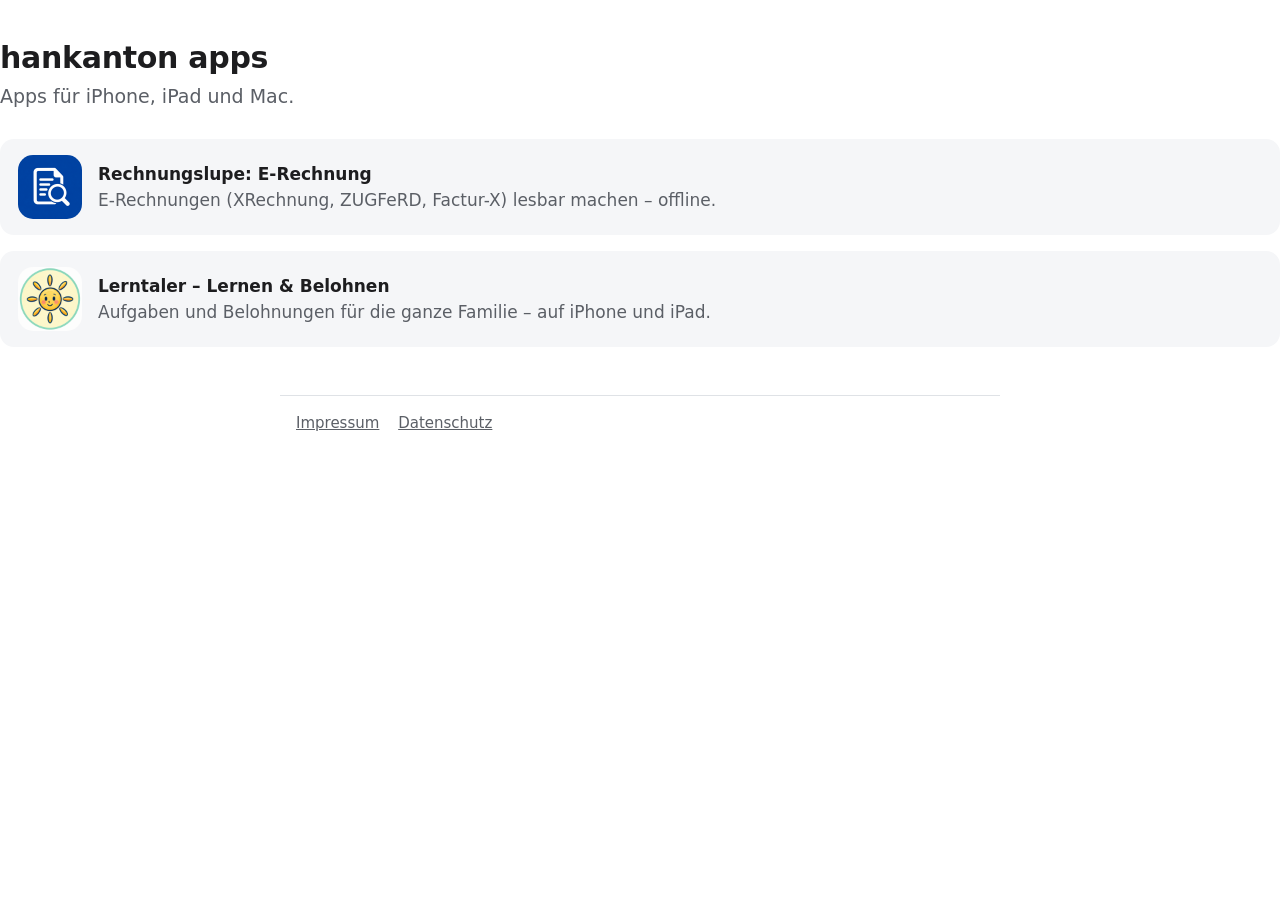
<file: index.html>
<!doctype html>
<html lang="de">
<head>
<meta charset="utf-8">
<meta name="viewport" content="width=device-width, initial-scale=1">
<title>hankanton apps</title>
<meta name="description" content="Apps von hankanton für iPhone, iPad und Mac.">
<link rel="stylesheet" href="assets/site.css">
<link rel="icon" href="assets/favicon.png">
</head>
<body>
<main>
  <h1 style="margin-top:40px">hankanton apps</h1>
  <p class="lead">Apps für iPhone, iPad und Mac.</p>

  <a class="card" href="rechnungslupe/" style="display:flex;gap:16px;align-items:center;text-decoration:none;color:inherit;margin-top:28px">
    <img src="assets/rechnungslupe-icon.png" alt="" width="64" height="64" style="border-radius:15px;flex:none">
    <span>
      <strong>Rechnungslupe: E-Rechnung</strong><br>
      <span class="muted">E-Rechnungen (XRechnung, ZUGFeRD, Factur-X) lesbar machen – offline.</span>
    </span>
  </a>
  <a class="card" href="lerntaler/" style="display:flex;gap:16px;align-items:center;text-decoration:none;color:inherit;margin-top:16px">
    <img src="assets/lerntaler-icon.png" alt="" width="64" height="64" style="border-radius:15px;flex:none">
    <span>
      <strong>Lerntaler – Lernen &amp; Belohnen</strong><br>
      <span class="muted">Aufgaben und Belohnungen für die ganze Familie – auf iPhone und iPad.</span>
    </span>
  </a>
</main>
<footer class="site">
  <a href="impressum.html">Impressum</a>
  <a href="datenschutz.html">Datenschutz</a>
</footer>
</body>
</html>
</file>
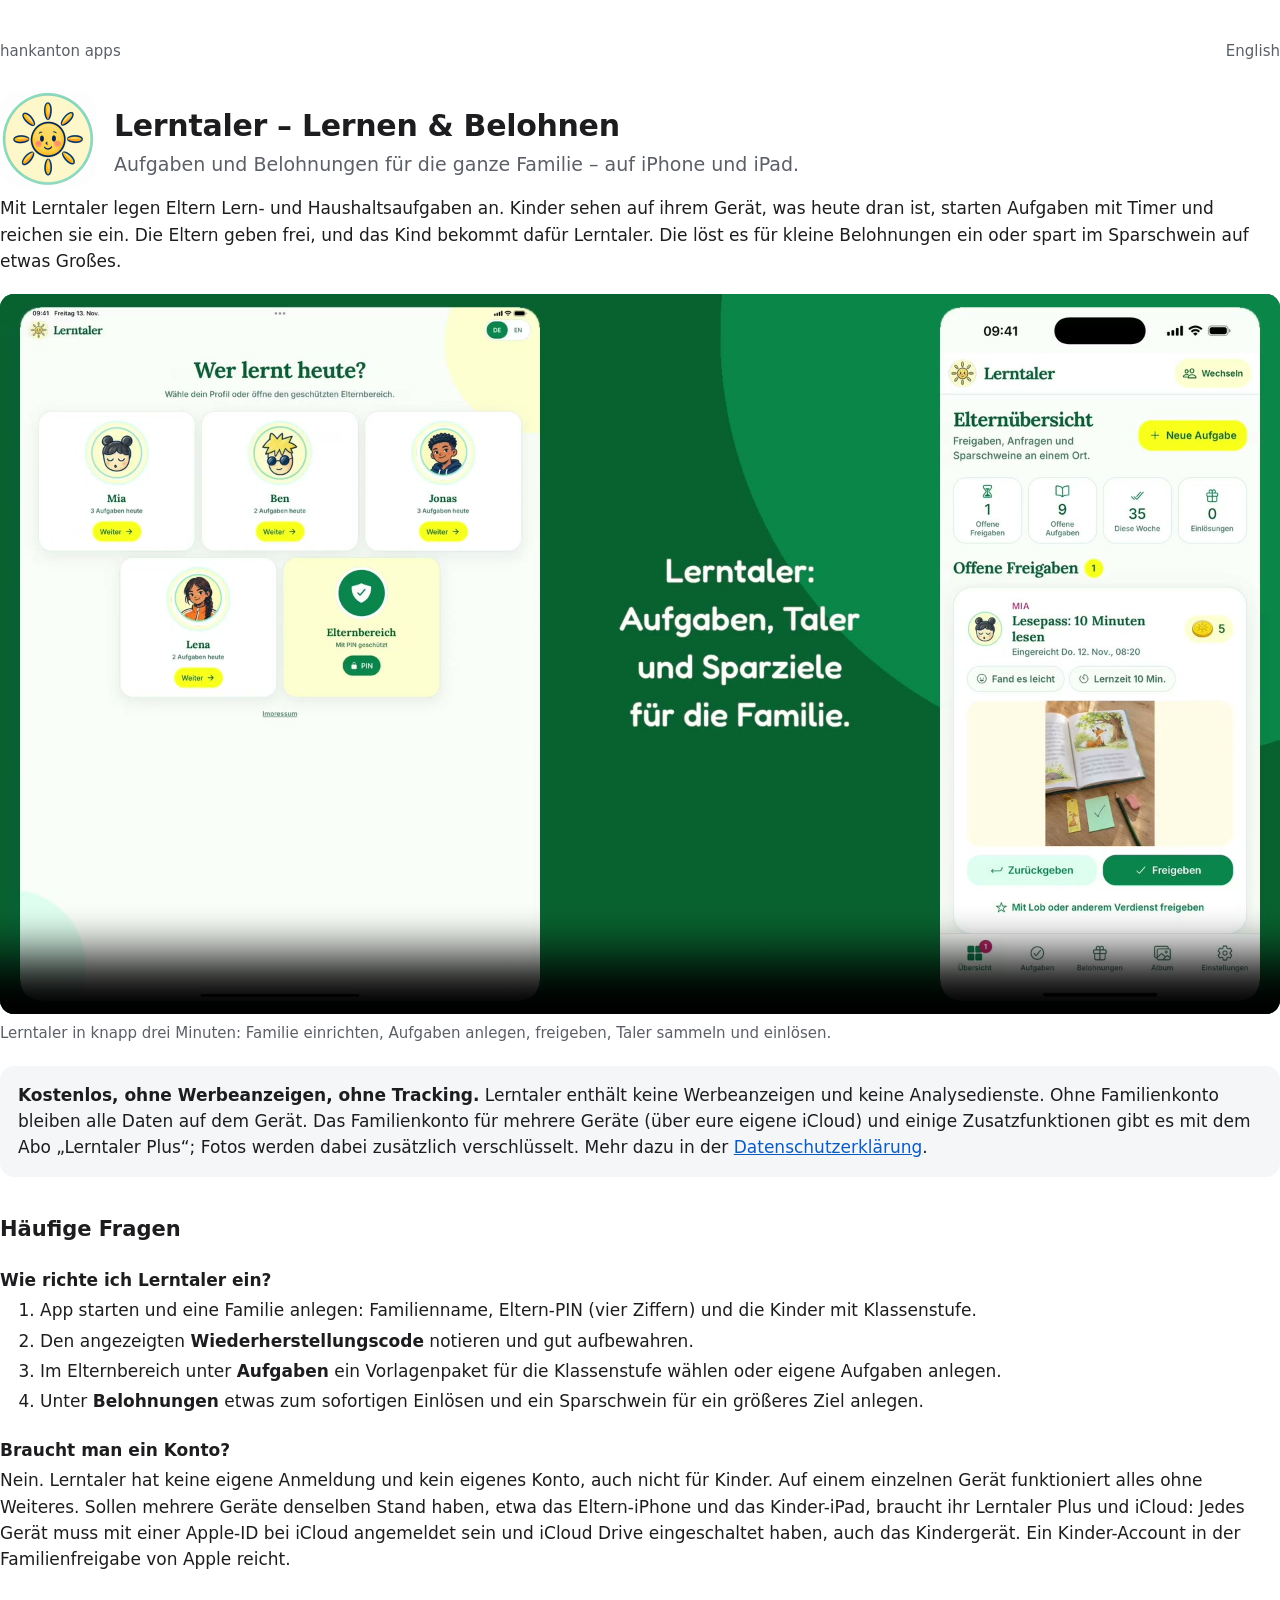
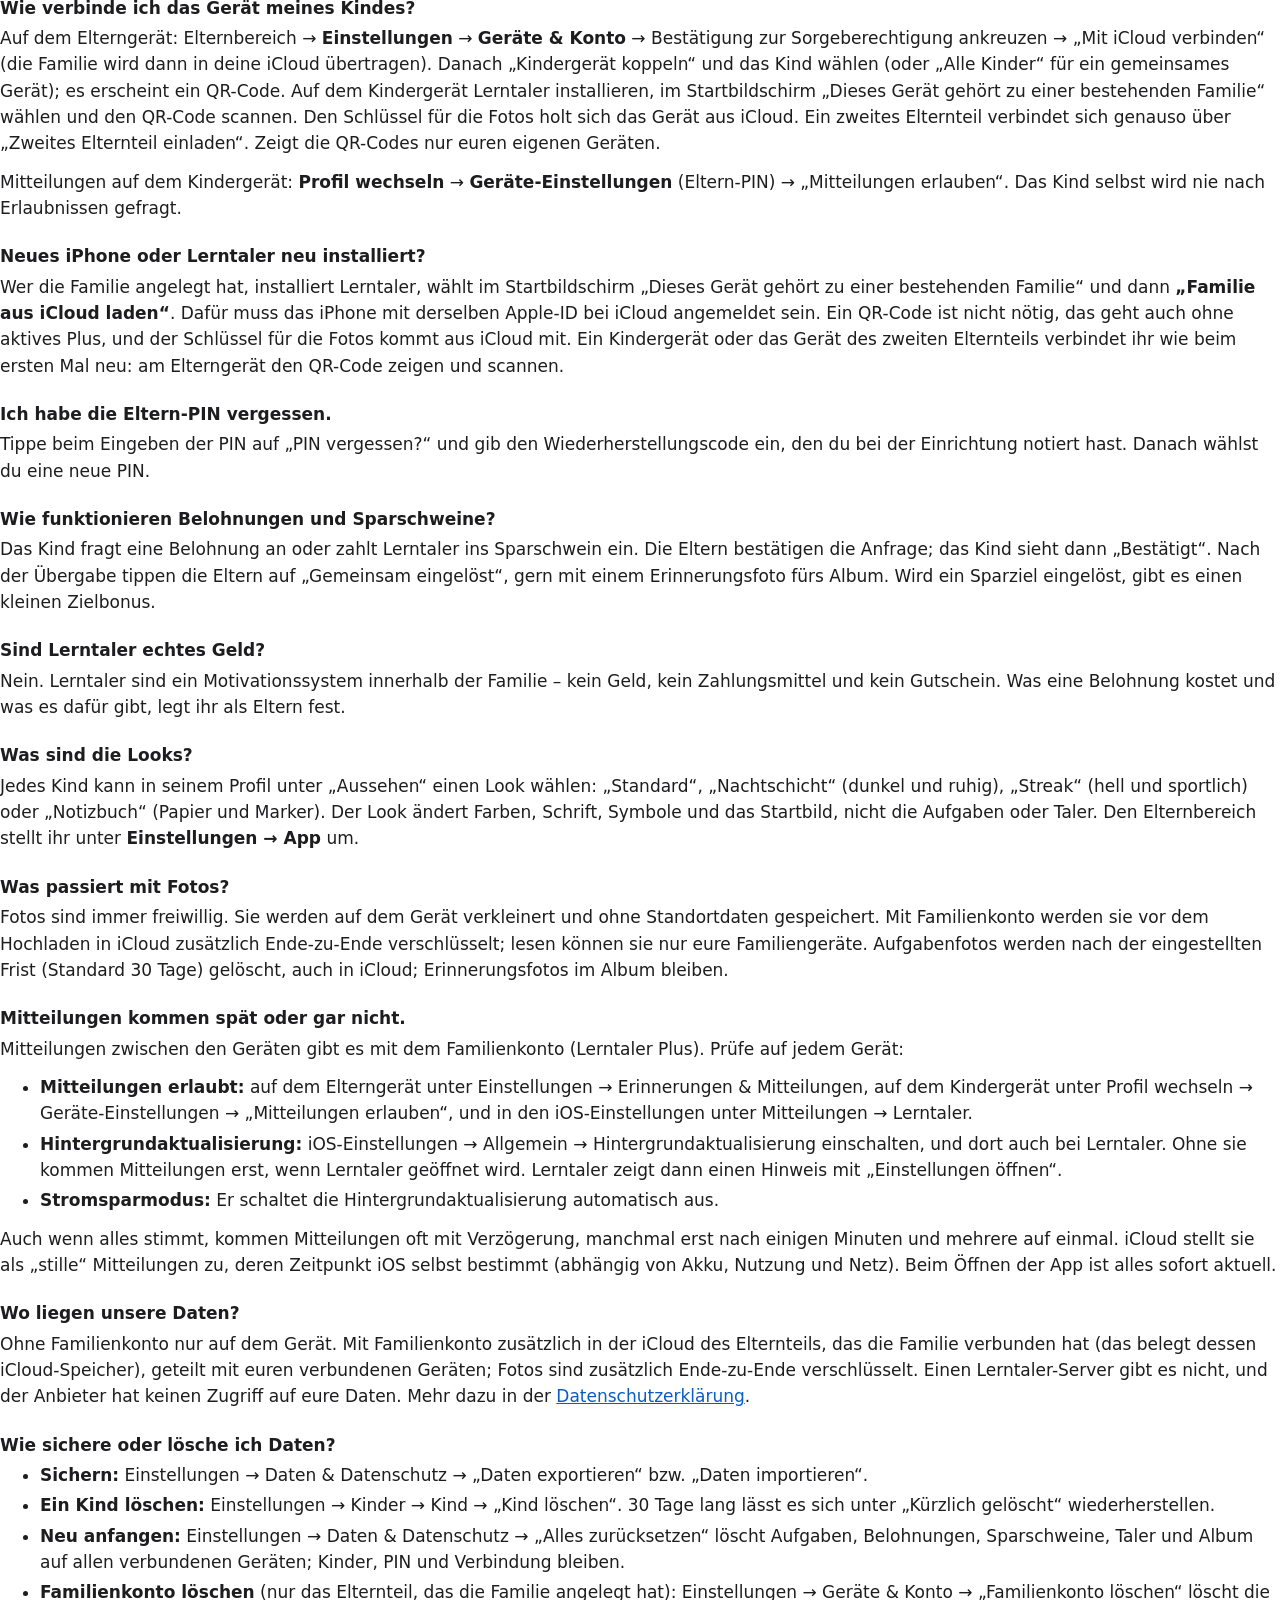
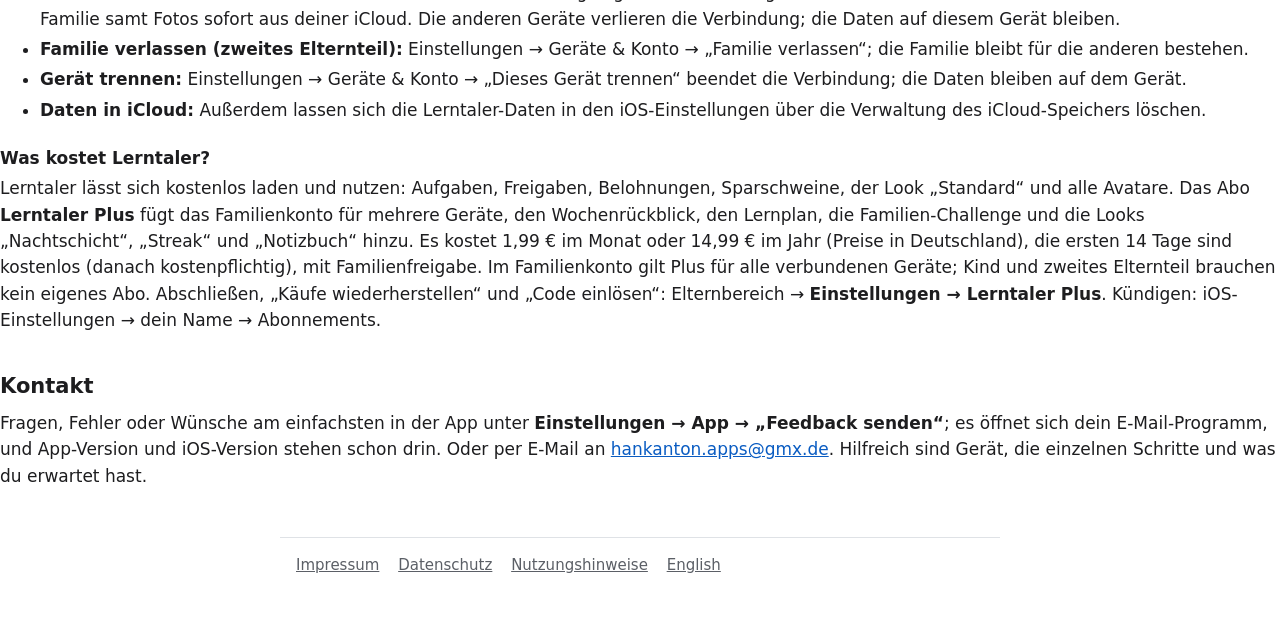
<file: lerntaler/index.html>
<!doctype html>
<html lang="de">
<head>
<meta charset="utf-8">
<meta name="viewport" content="width=device-width, initial-scale=1">
<title>Lerntaler – Hilfe und Kontakt</title>
<meta name="description" content="Lerntaler ist eine Familien-App für iPhone und iPad: Kinder erledigen Lern- und Haushaltsaufgaben, Eltern geben frei, Kinder sammeln Lerntaler für Belohnungen und Sparziele. Kostenlos, mit dem optionalen Abo Lerntaler Plus, ohne Werbeanzeigen und ohne Tracking.">
<link rel="stylesheet" href="../assets/site.css">
<link rel="icon" href="../assets/favicon.png">
<link rel="alternate" hreflang="en-GB" href="en/">
</head>
<body>
<header class="site">
  <a href="../">hankanton apps</a>
  <a href="en/" hreflang="en-GB" lang="en-GB">English</a>
</header>
<main>
  <div class="hero">
    <img src="../assets/lerntaler-icon.png" alt="">
    <div>
      <h1>Lerntaler – Lernen &amp; Belohnen</h1>
      <p class="lead">Aufgaben und Belohnungen für die ganze Familie – auf iPhone und iPad.</p>
    </div>
  </div>

  <p>Mit Lerntaler legen Eltern Lern- und Haushaltsaufgaben an. Kinder sehen auf ihrem Gerät, was heute dran
  ist, starten Aufgaben mit Timer und reichen sie ein. Die Eltern geben frei, und das Kind bekommt dafür
  Lerntaler. Die löst es für kleine Belohnungen ein oder spart im Sparschwein auf etwas Großes.</p>

  <figure class="video">
    <video controls playsinline preload="metadata" poster="../assets/video/lerntaler-erklaervideo-de.jpg" aria-label="Erklärvideo zu Lerntaler">
      <source src="../assets/video/lerntaler-erklaervideo-de.mp4" type="video/mp4">
      Dein Browser kann das Video nicht abspielen. <a href="../assets/video/lerntaler-erklaervideo-de.mp4">Video herunterladen (MP4)</a>.
    </video>
    <figcaption>Lerntaler in knapp drei Minuten: Familie einrichten, Aufgaben anlegen, freigeben, Taler sammeln und einlösen.</figcaption>
  </figure>

  <div class="card">
    <p><strong>Kostenlos, ohne Werbeanzeigen, ohne Tracking.</strong> Lerntaler enthält keine Werbeanzeigen und
    keine Analysedienste. Ohne Familienkonto bleiben alle Daten auf dem Gerät. Das Familienkonto für mehrere Geräte
    (über eure eigene iCloud) und einige Zusatzfunktionen gibt es mit dem Abo „Lerntaler Plus“; Fotos werden dabei
    zusätzlich verschlüsselt. Mehr dazu in der
    <a href="datenschutz.html">Datenschutzerklärung</a>.</p>
  </div>

  <h2>Häufige Fragen</h2>

  <h3>Wie richte ich Lerntaler ein?</h3>
  <ol>
    <li>App starten und eine Familie anlegen: Familienname, Eltern-PIN (vier Ziffern) und die Kinder mit
      Klassenstufe.</li>
    <li>Den angezeigten <strong>Wiederherstellungscode</strong> notieren und gut aufbewahren.</li>
    <li>Im Elternbereich unter <strong>Aufgaben</strong> ein Vorlagenpaket für die Klassenstufe wählen oder
      eigene Aufgaben anlegen.</li>
    <li>Unter <strong>Belohnungen</strong> etwas zum sofortigen Einlösen und ein Sparschwein für ein größeres
      Ziel anlegen.</li>
  </ol>

  <h3>Braucht man ein Konto?</h3>
  <p>Nein. Lerntaler hat keine eigene Anmeldung und kein eigenes Konto, auch nicht für Kinder. Auf einem einzelnen
  Gerät funktioniert alles ohne Weiteres. Sollen mehrere Geräte denselben Stand haben, etwa das Eltern-iPhone und das
  Kinder-iPad, braucht ihr Lerntaler Plus und iCloud: Jedes Gerät muss mit einer Apple-ID bei iCloud angemeldet sein
  und iCloud Drive eingeschaltet haben, auch das Kindergerät. Ein Kinder-Account in der Familienfreigabe von Apple
  reicht.</p>

  <h3>Wie verbinde ich das Gerät meines Kindes?</h3>
  <p>Auf dem Elterngerät: Elternbereich → <strong>Einstellungen</strong> → <strong>Geräte &amp; Konto</strong> →
  Bestätigung zur Sorgeberechtigung ankreuzen → „Mit iCloud verbinden“ (die Familie wird dann in deine iCloud
  übertragen). Danach „Kindergerät koppeln“ und das Kind wählen (oder „Alle Kinder“ für ein gemeinsames Gerät); es
  erscheint ein QR-Code. Auf dem Kindergerät Lerntaler installieren, im Startbildschirm „Dieses Gerät gehört zu einer
  bestehenden Familie“ wählen und den QR-Code scannen. Den Schlüssel für die Fotos holt sich das Gerät aus iCloud.
  Ein zweites Elternteil verbindet sich genauso über „Zweites Elternteil einladen“. Zeigt die QR-Codes nur euren
  eigenen Geräten.</p>
  <p>Mitteilungen auf dem Kindergerät: <strong>Profil wechseln</strong> → <strong>Geräte-Einstellungen</strong>
  (Eltern-PIN) → „Mitteilungen erlauben“. Das Kind selbst wird nie nach Erlaubnissen gefragt.</p>

  <h3>Neues iPhone oder Lerntaler neu installiert?</h3>
  <p>Wer die Familie angelegt hat, installiert Lerntaler, wählt im Startbildschirm „Dieses Gerät gehört zu einer
  bestehenden Familie“ und dann <strong>„Familie aus iCloud laden“</strong>. Dafür muss das iPhone mit derselben
  Apple-ID bei iCloud angemeldet sein. Ein QR-Code ist nicht nötig, das geht auch ohne aktives Plus, und der Schlüssel
  für die Fotos kommt aus iCloud mit. Ein Kindergerät oder das Gerät des zweiten Elternteils verbindet ihr wie beim
  ersten Mal neu: am Elterngerät den QR-Code zeigen und scannen.</p>

  <h3>Ich habe die Eltern-PIN vergessen.</h3>
  <p>Tippe beim Eingeben der PIN auf „PIN vergessen?“ und gib den Wiederherstellungscode ein, den du bei der
  Einrichtung notiert hast. Danach wählst du eine neue PIN.</p>

  <h3>Wie funktionieren Belohnungen und Sparschweine?</h3>
  <p>Das Kind fragt eine Belohnung an oder zahlt Lerntaler ins Sparschwein ein. Die Eltern bestätigen die
  Anfrage; das Kind sieht dann „Bestätigt“. Nach der Übergabe tippen die Eltern auf „Gemeinsam eingelöst“, gern
  mit einem Erinnerungsfoto fürs Album. Wird ein Sparziel eingelöst, gibt es einen kleinen Zielbonus.</p>

  <h3>Sind Lerntaler echtes Geld?</h3>
  <p>Nein. Lerntaler sind ein Motivationssystem innerhalb der Familie – kein Geld, kein Zahlungsmittel und kein
  Gutschein. Was eine Belohnung kostet und was es dafür gibt, legt ihr als Eltern fest.</p>

  <h3>Was sind die Looks?</h3>
  <p>Jedes Kind kann in seinem Profil unter „Aussehen“ einen Look wählen: „Standard“, „Nachtschicht“ (dunkel und
  ruhig), „Streak“ (hell und sportlich) oder „Notizbuch“ (Papier und Marker). Der Look ändert Farben, Schrift,
  Symbole und das Startbild, nicht die Aufgaben oder Taler. Den Elternbereich stellt ihr unter
  <strong>Einstellungen → App</strong> um.</p>

  <h3>Was passiert mit Fotos?</h3>
  <p>Fotos sind immer freiwillig. Sie werden auf dem Gerät verkleinert und ohne Standortdaten gespeichert. Mit
  Familienkonto werden sie vor dem Hochladen in iCloud zusätzlich Ende-zu-Ende verschlüsselt; lesen können sie nur
  eure Familiengeräte. Aufgabenfotos werden nach der eingestellten Frist (Standard 30 Tage) gelöscht, auch in iCloud;
  Erinnerungsfotos im Album bleiben.</p>

  <h3>Mitteilungen kommen spät oder gar nicht.</h3>
  <p>Mitteilungen zwischen den Geräten gibt es mit dem Familienkonto (Lerntaler Plus). Prüfe auf jedem Gerät:</p>
  <ul>
    <li><strong>Mitteilungen erlaubt:</strong> auf dem Elterngerät unter Einstellungen → Erinnerungen &amp;
      Mitteilungen, auf dem Kindergerät unter Profil wechseln → Geräte-Einstellungen → „Mitteilungen erlauben“, und
      in den iOS-Einstellungen unter Mitteilungen → Lerntaler.</li>
    <li><strong>Hintergrundaktualisierung:</strong> iOS-Einstellungen → Allgemein → Hintergrundaktualisierung
      einschalten, und dort auch bei Lerntaler. Ohne sie kommen Mitteilungen erst, wenn Lerntaler geöffnet wird.
      Lerntaler zeigt dann einen Hinweis mit „Einstellungen öffnen“.</li>
    <li><strong>Stromsparmodus:</strong> Er schaltet die Hintergrundaktualisierung automatisch aus.</li>
  </ul>
  <p>Auch wenn alles stimmt, kommen Mitteilungen oft mit Verzögerung, manchmal erst nach einigen Minuten und mehrere
  auf einmal. iCloud stellt sie als „stille“ Mitteilungen zu, deren Zeitpunkt iOS selbst bestimmt (abhängig von Akku,
  Nutzung und Netz). Beim Öffnen der App ist alles sofort aktuell.</p>

  <h3>Wo liegen unsere Daten?</h3>
  <p>Ohne Familienkonto nur auf dem Gerät. Mit Familienkonto zusätzlich in der iCloud des Elternteils, das die
  Familie verbunden hat (das belegt dessen iCloud-Speicher), geteilt mit euren verbundenen Geräten; Fotos sind
  zusätzlich Ende-zu-Ende verschlüsselt. Einen Lerntaler-Server gibt es nicht, und der Anbieter hat keinen Zugriff
  auf eure Daten. Mehr dazu in der <a href="datenschutz.html">Datenschutzerklärung</a>.</p>

  <h3>Wie sichere oder lösche ich Daten?</h3>
  <ul>
    <li><strong>Sichern:</strong> Einstellungen → Daten &amp; Datenschutz → „Daten exportieren“ bzw.
      „Daten importieren“.</li>
    <li><strong>Ein Kind löschen:</strong> Einstellungen → Kinder → Kind → „Kind löschen“. 30 Tage lang lässt es
      sich unter „Kürzlich gelöscht“ wiederherstellen.</li>
    <li><strong>Neu anfangen:</strong> Einstellungen → Daten &amp; Datenschutz → „Alles zurücksetzen“ löscht
      Aufgaben, Belohnungen, Sparschweine, Taler und Album auf allen verbundenen Geräten; Kinder, PIN und Verbindung
      bleiben.</li>
    <li><strong>Familienkonto löschen</strong> (nur das Elternteil, das die Familie angelegt hat): Einstellungen →
      Geräte &amp; Konto → „Familienkonto löschen“ löscht die Familie samt Fotos sofort aus deiner iCloud. Die
      anderen Geräte verlieren die Verbindung; die Daten auf diesem Gerät bleiben.</li>
    <li><strong>Familie verlassen (zweites Elternteil):</strong> Einstellungen → Geräte &amp; Konto → „Familie
      verlassen“; die Familie bleibt für die anderen bestehen.</li>
    <li><strong>Gerät trennen:</strong> Einstellungen → Geräte &amp; Konto → „Dieses Gerät trennen“ beendet die
      Verbindung; die Daten bleiben auf dem Gerät.</li>
    <li><strong>Daten in iCloud:</strong> Außerdem lassen sich die Lerntaler-Daten in den iOS-Einstellungen über die
      Verwaltung des iCloud-Speichers löschen.</li>
  </ul>

  <h3>Was kostet Lerntaler?</h3>
  <p>Lerntaler lässt sich kostenlos laden und nutzen: Aufgaben, Freigaben, Belohnungen, Sparschweine, der Look
  „Standard“ und alle Avatare. Das Abo <strong>Lerntaler Plus</strong> fügt das Familienkonto für mehrere Geräte,
  den Wochenrückblick, den Lernplan, die Familien-Challenge und die Looks „Nachtschicht“, „Streak“ und „Notizbuch“
  hinzu. Es kostet 1,99 € im Monat oder 14,99 € im Jahr (Preise in Deutschland), die ersten 14 Tage sind kostenlos
  (danach kostenpflichtig), mit Familienfreigabe. Im Familienkonto gilt Plus für alle verbundenen Geräte; Kind und
  zweites Elternteil brauchen kein eigenes Abo. Abschließen, „Käufe wiederherstellen“ und „Code einlösen“:
  Elternbereich → <strong>Einstellungen → Lerntaler Plus</strong>. Kündigen: iOS-Einstellungen → dein Name →
  Abonnements.</p>

  <h2>Kontakt</h2>
  <p>Fragen, Fehler oder Wünsche am einfachsten in der App unter <strong>Einstellungen → App → „Feedback
  senden“</strong>; es öffnet sich dein E-Mail-Programm, und App-Version und iOS-Version stehen schon drin. Oder per E-Mail an
  <a href="mailto:hankanton.apps@gmx.de?subject=Lerntaler">hankanton.apps@gmx.de</a>. Hilfreich sind Gerät,
  die einzelnen Schritte und was du erwartet hast.</p>
</main>
<footer class="site">
  <a href="../impressum.html">Impressum</a>
  <a href="datenschutz.html">Datenschutz</a>
  <a href="nutzungshinweise.html">Nutzungshinweise</a>
  <a href="en/" hreflang="en-GB" lang="en-GB">English</a>
</footer>
</body>
</html>
</file>
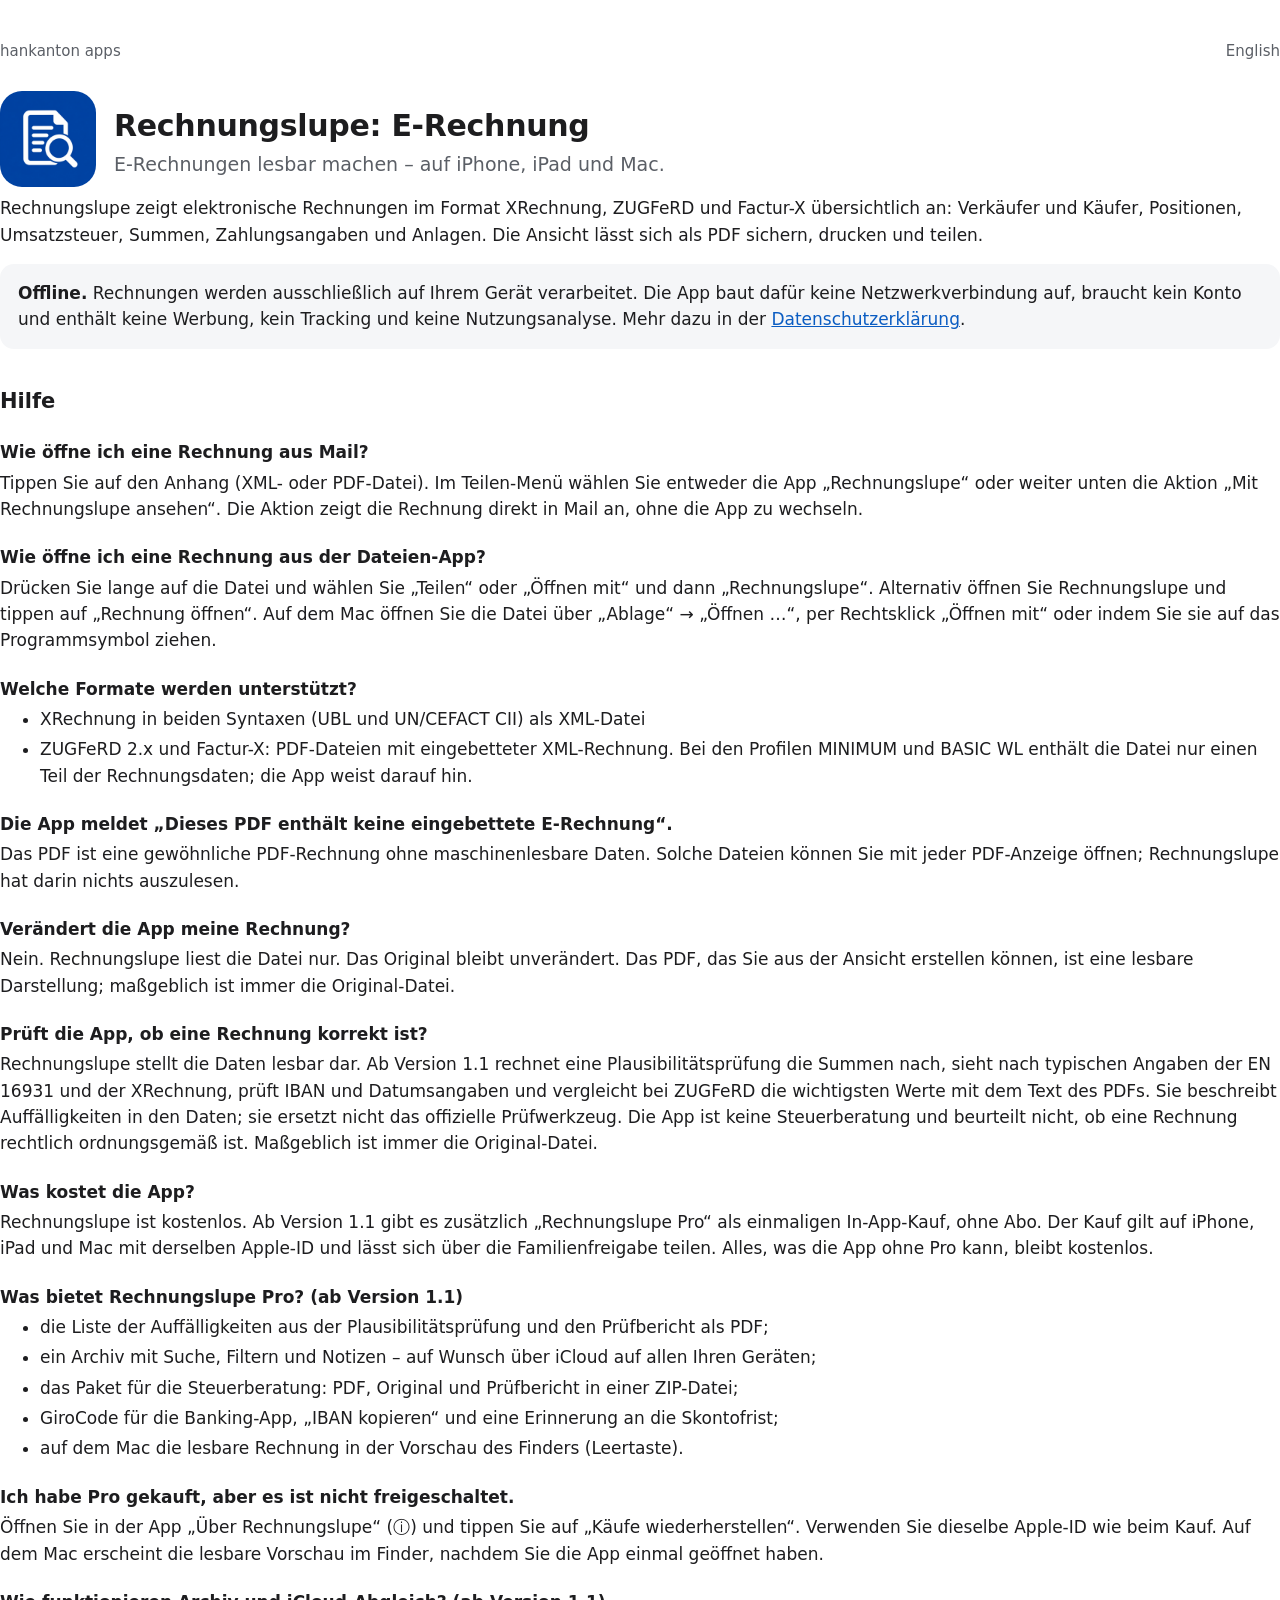
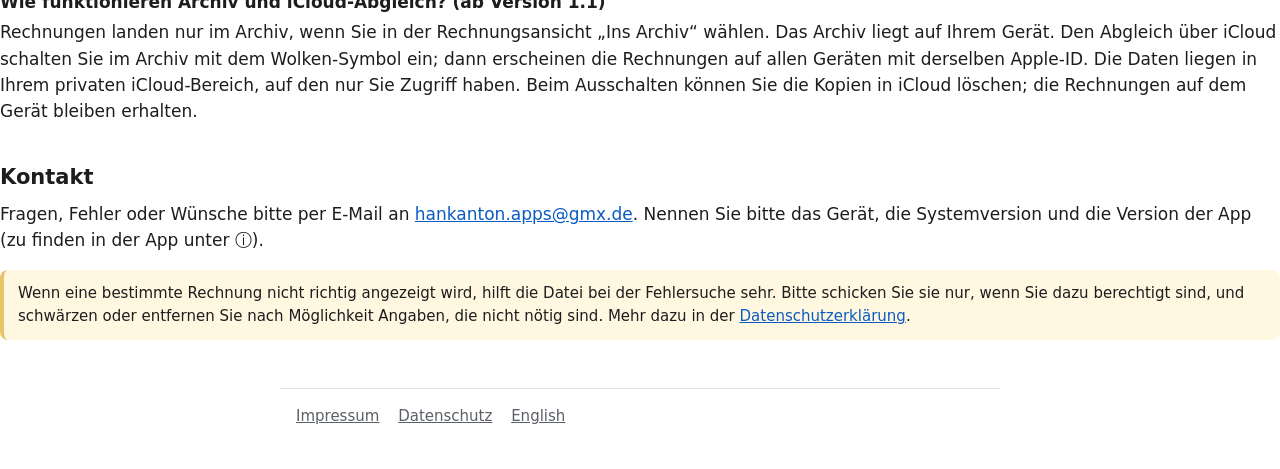
<file: rechnungslupe/index.html>
<!doctype html>
<html lang="de">
<head>
<meta charset="utf-8">
<meta name="viewport" content="width=device-width, initial-scale=1">
<title>Rechnungslupe – Hilfe und Kontakt</title>
<meta name="description" content="Rechnungslupe zeigt E-Rechnungen (XRechnung, ZUGFeRD, Factur-X) auf iPhone, iPad und Mac lesbar an – offline, ohne Konto, ohne Tracking.">
<link rel="stylesheet" href="../assets/site.css">
<link rel="icon" href="../assets/favicon.png">
<link rel="alternate" hreflang="en-GB" href="en/">
</head>
<body>
<header class="site">
  <a href="../">hankanton apps</a>
  <a href="en/" hreflang="en-GB" lang="en-GB">English</a>
</header>
<main>
  <div class="hero">
    <img src="../assets/rechnungslupe-icon.png" alt="">
    <div>
      <h1>Rechnungslupe: E-Rechnung</h1>
      <p class="lead">E-Rechnungen lesbar machen – auf iPhone, iPad und Mac.</p>
    </div>
  </div>

  <p>Rechnungslupe zeigt elektronische Rechnungen im Format XRechnung, ZUGFeRD und Factur-X übersichtlich an:
  Verkäufer und Käufer, Positionen, Umsatzsteuer, Summen, Zahlungsangaben und Anlagen. Die Ansicht lässt sich als
  PDF sichern, drucken und teilen.</p>

  <div class="card">
    <p><strong>Offline.</strong> Rechnungen werden ausschließlich auf Ihrem Gerät verarbeitet. Die App baut dafür
    keine Netzwerkverbindung auf, braucht kein Konto und enthält keine Werbung, kein Tracking und keine
    Nutzungsanalyse. Mehr dazu in der <a href="datenschutz.html">Datenschutzerklärung</a>.</p>
  </div>

  <h2>Hilfe</h2>

  <h3>Wie öffne ich eine Rechnung aus Mail?</h3>
  <p>Tippen Sie auf den Anhang (XML- oder PDF-Datei). Im Teilen-Menü wählen Sie entweder die App „Rechnungslupe“
  oder weiter unten die Aktion „Mit Rechnungslupe ansehen“. Die Aktion zeigt die Rechnung direkt in Mail an, ohne
  die App zu wechseln.</p>

  <h3>Wie öffne ich eine Rechnung aus der Dateien-App?</h3>
  <p>Drücken Sie lange auf die Datei und wählen Sie „Teilen“ oder „Öffnen mit“ und dann „Rechnungslupe“. Alternativ
  öffnen Sie Rechnungslupe und tippen auf „Rechnung öffnen“. Auf dem Mac öffnen Sie die Datei über
  „Ablage“ → „Öffnen …“, per Rechtsklick „Öffnen mit“ oder indem Sie sie auf das Programmsymbol ziehen.</p>

  <h3>Welche Formate werden unterstützt?</h3>
  <ul>
    <li>XRechnung in beiden Syntaxen (UBL und UN/CEFACT CII) als XML-Datei</li>
    <li>ZUGFeRD 2.x und Factur-X: PDF-Dateien mit eingebetteter XML-Rechnung. Bei den Profilen MINIMUM und
      BASIC WL enthält die Datei nur einen Teil der Rechnungsdaten; die App weist darauf hin.</li>
  </ul>

  <h3>Die App meldet „Dieses PDF enthält keine eingebettete E-Rechnung“.</h3>
  <p>Das PDF ist eine gewöhnliche PDF-Rechnung ohne maschinenlesbare Daten. Solche Dateien können Sie mit
  jeder PDF-Anzeige öffnen; Rechnungslupe hat darin nichts auszulesen.</p>

  <h3>Verändert die App meine Rechnung?</h3>
  <p>Nein. Rechnungslupe liest die Datei nur. Das Original bleibt unverändert. Das PDF, das Sie aus der Ansicht
  erstellen können, ist eine lesbare Darstellung; maßgeblich ist immer die Original-Datei.</p>

  <h3>Prüft die App, ob eine Rechnung korrekt ist?</h3>
  <p>Rechnungslupe stellt die Daten lesbar dar. Ab Version 1.1 rechnet eine Plausibilitätsprüfung die Summen nach,
  sieht nach typischen Angaben der EN 16931 und der XRechnung, prüft IBAN und Datumsangaben und vergleicht bei
  ZUGFeRD die wichtigsten Werte mit dem Text des PDFs. Sie beschreibt Auffälligkeiten in den Daten; sie ersetzt
  nicht das offizielle Prüfwerkzeug. Die App ist keine Steuerberatung und beurteilt nicht, ob eine Rechnung
  rechtlich ordnungsgemäß ist. Maßgeblich ist immer die Original-Datei.</p>

  <h3>Was kostet die App?</h3>
  <p>Rechnungslupe ist kostenlos. Ab Version 1.1 gibt es zusätzlich „Rechnungslupe Pro“ als einmaligen
  In-App-Kauf, ohne Abo. Der Kauf gilt auf iPhone, iPad und Mac mit derselben Apple-ID und lässt sich über die
  Familienfreigabe teilen. Alles, was die App ohne Pro kann, bleibt kostenlos.</p>

  <h3>Was bietet Rechnungslupe Pro? (ab Version 1.1)</h3>
  <ul>
    <li>die Liste der Auffälligkeiten aus der Plausibilitätsprüfung und den Prüfbericht als PDF;</li>
    <li>ein Archiv mit Suche, Filtern und Notizen – auf Wunsch über iCloud auf allen Ihren Geräten;</li>
    <li>das Paket für die Steuerberatung: PDF, Original und Prüfbericht in einer ZIP-Datei;</li>
    <li>GiroCode für die Banking-App, „IBAN kopieren“ und eine Erinnerung an die Skontofrist;</li>
    <li>auf dem Mac die lesbare Rechnung in der Vorschau des Finders (Leertaste).</li>
  </ul>

  <h3>Ich habe Pro gekauft, aber es ist nicht freigeschaltet.</h3>
  <p>Öffnen Sie in der App „Über Rechnungslupe“ (ⓘ) und tippen Sie auf „Käufe wiederherstellen“. Verwenden Sie
  dieselbe Apple-ID wie beim Kauf. Auf dem Mac erscheint die lesbare Vorschau im Finder, nachdem Sie die App einmal
  geöffnet haben.</p>

  <h3>Wie funktionieren Archiv und iCloud-Abgleich? (ab Version 1.1)</h3>
  <p>Rechnungen landen nur im Archiv, wenn Sie in der Rechnungsansicht „Ins Archiv“ wählen. Das Archiv liegt auf
  Ihrem Gerät. Den Abgleich über iCloud schalten Sie im Archiv mit dem Wolken-Symbol ein; dann erscheinen die
  Rechnungen auf allen Geräten mit derselben Apple-ID. Die Daten liegen in Ihrem privaten iCloud-Bereich, auf den nur
  Sie Zugriff haben. Beim Ausschalten können Sie die Kopien in iCloud löschen; die Rechnungen auf dem Gerät
  bleiben erhalten.</p>

  <h2>Kontakt</h2>
  <p>Fragen, Fehler oder Wünsche bitte per E-Mail an
  <a href="mailto:hankanton.apps@gmx.de?subject=Rechnungslupe">hankanton.apps@gmx.de</a>.
  Nennen Sie bitte das Gerät, die Systemversion und die Version der App (zu finden in der App unter ⓘ).</p>
  <div class="notice small">
    <p>Wenn eine bestimmte Rechnung nicht richtig angezeigt wird, hilft die Datei bei der Fehlersuche sehr.
    Bitte schicken Sie sie nur, wenn Sie dazu berechtigt sind, und schwärzen oder entfernen Sie nach Möglichkeit
    Angaben, die nicht nötig sind. Mehr dazu in der <a href="datenschutz.html#kontakt">Datenschutzerklärung</a>.</p>
  </div>
</main>
<footer class="site">
  <a href="../impressum.html">Impressum</a>
  <a href="datenschutz.html">Datenschutz</a>
  <a href="en/" hreflang="en-GB" lang="en-GB">English</a>
</footer>
</body>
</html>
</file>
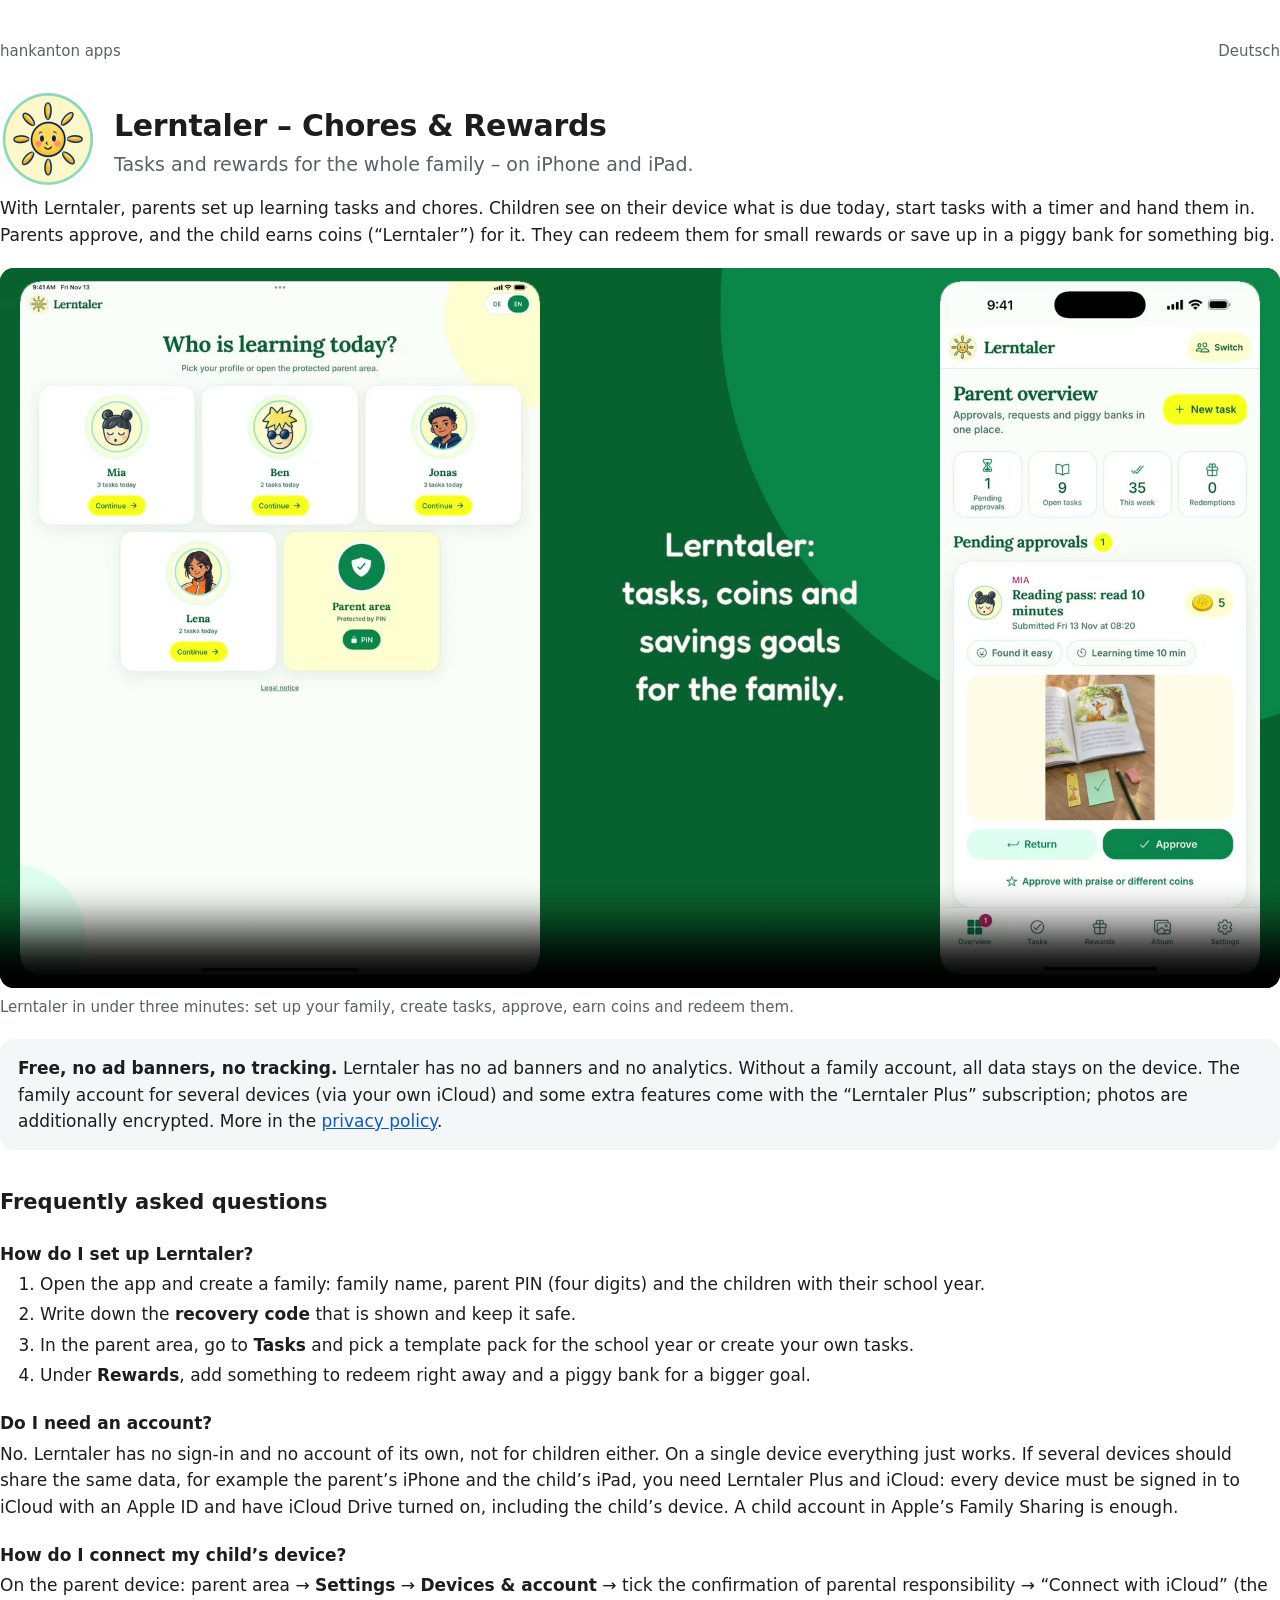
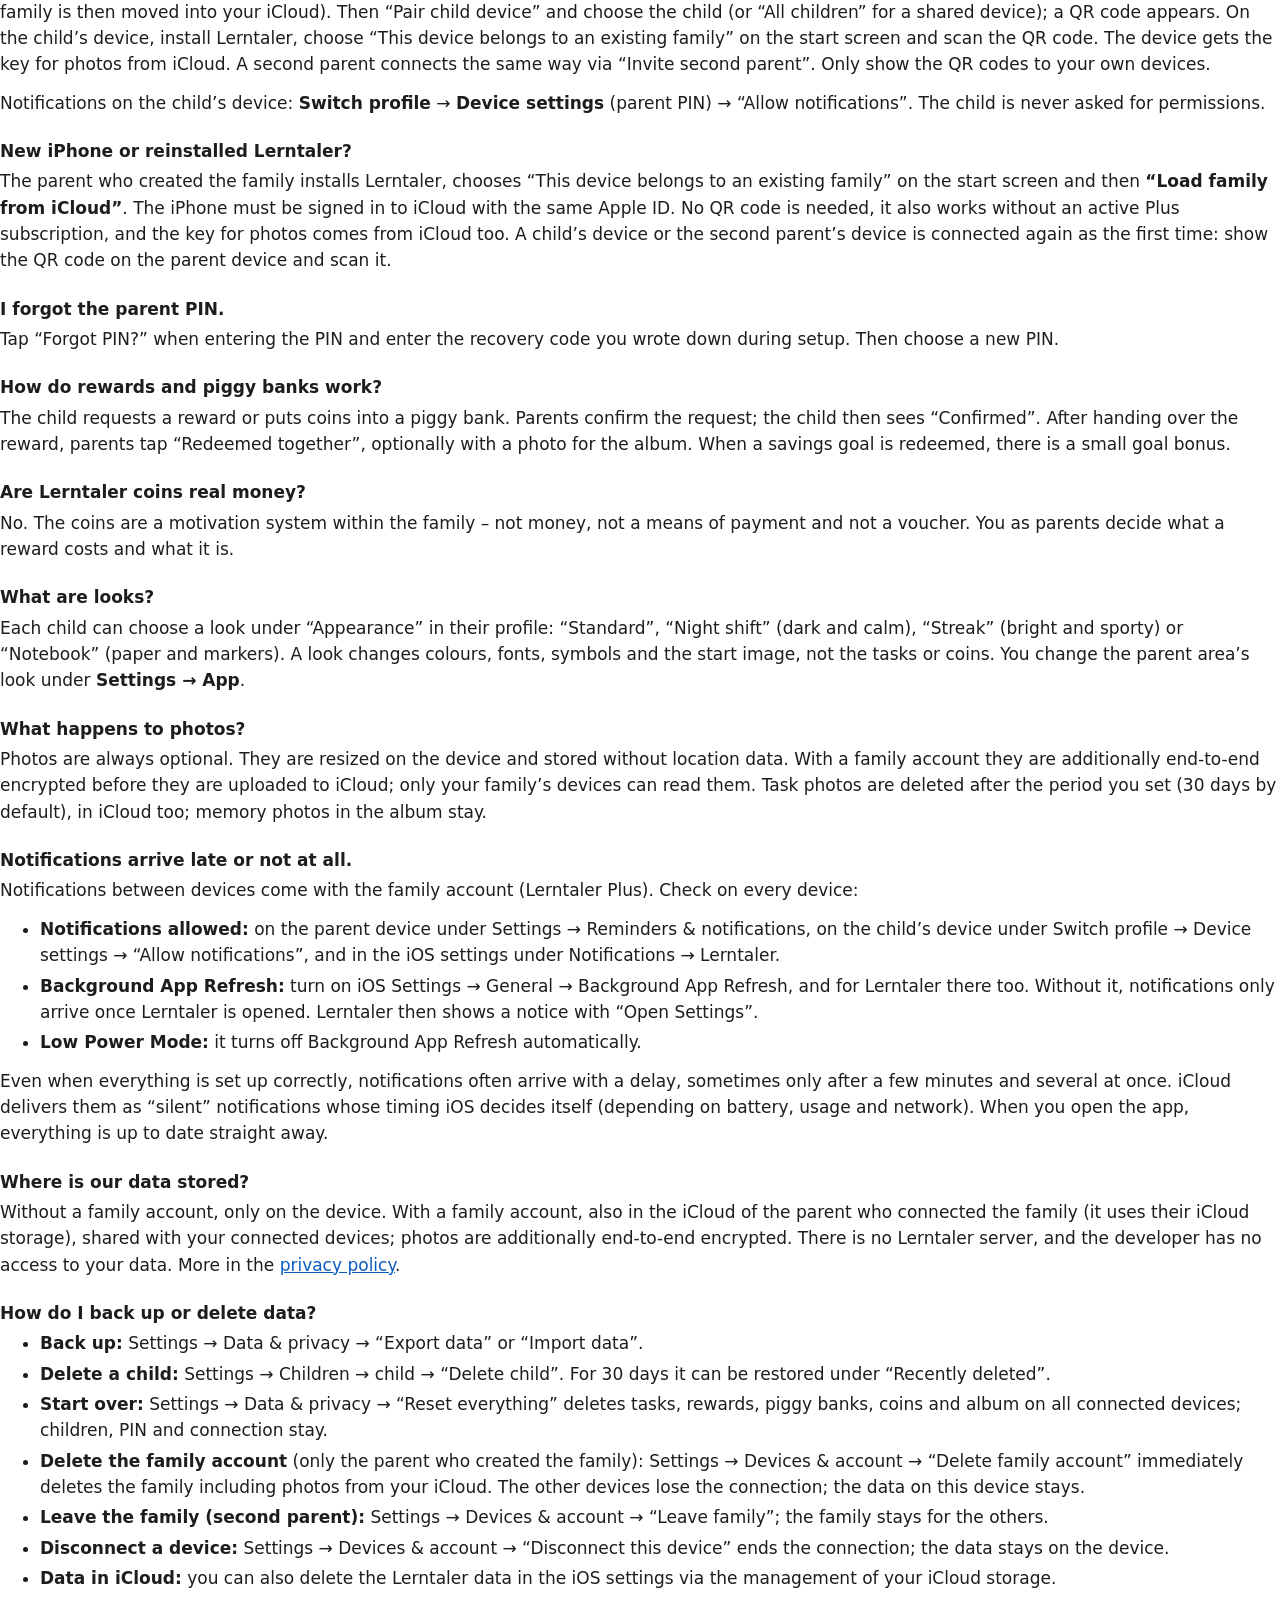
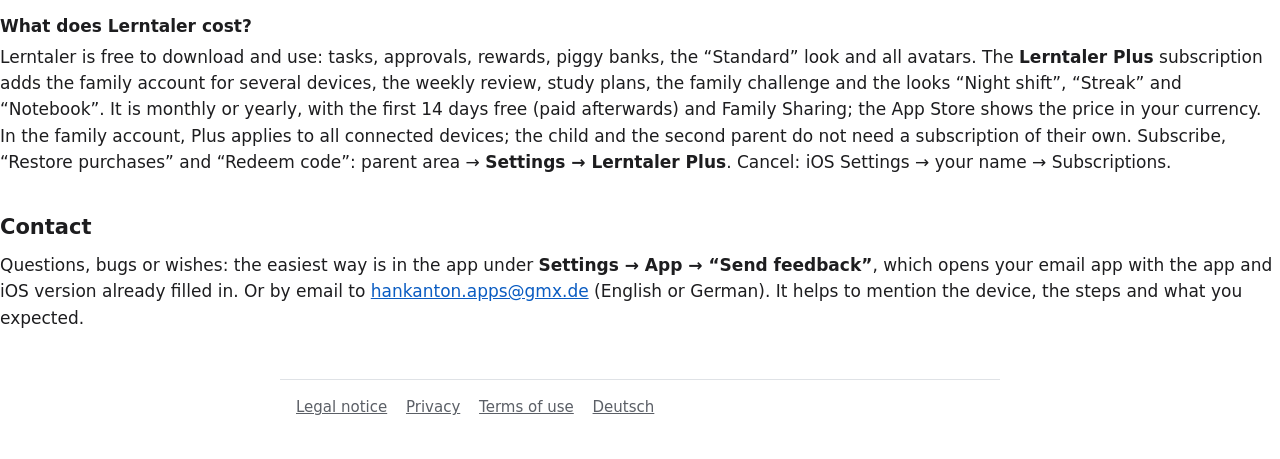
<file: lerntaler/en/index.html>
<!doctype html>
<html lang="en-GB">
<head>
<meta charset="utf-8">
<meta name="viewport" content="width=device-width, initial-scale=1">
<title>Lerntaler – Help and contact</title>
<meta name="description" content="Lerntaler is a family app for iPhone and iPad: children complete learning tasks and chores, parents approve them, and children collect coins for rewards and savings goals. Free, with the optional Lerntaler Plus subscription, no ad banners and no tracking.">
<link rel="stylesheet" href="../../assets/site.css">
<link rel="icon" href="../../assets/favicon.png">
<link rel="alternate" hreflang="de" href="../">
</head>
<body>
<header class="site">
  <a href="../../">hankanton apps</a>
  <a href="../" hreflang="de" lang="de">Deutsch</a>
</header>
<main>
  <div class="hero">
    <img src="../../assets/lerntaler-icon.png" alt="">
    <div>
      <h1>Lerntaler – Chores &amp; Rewards</h1>
      <p class="lead">Tasks and rewards for the whole family – on iPhone and iPad.</p>
    </div>
  </div>

  <p>With Lerntaler, parents set up learning tasks and chores. Children see on their device what is due today,
  start tasks with a timer and hand them in. Parents approve, and the child earns coins (“Lerntaler”) for it. They
  can redeem them for small rewards or save up in a piggy bank for something big.</p>

  <figure class="video">
    <video controls playsinline preload="metadata" poster="../../assets/video/lerntaler-erklaervideo-en.jpg" aria-label="Lerntaler explainer video">
      <source src="../../assets/video/lerntaler-erklaervideo-en.mp4" type="video/mp4">
      Your browser can't play this video. <a href="../../assets/video/lerntaler-erklaervideo-en.mp4">Download the video (MP4)</a>.
    </video>
    <figcaption>Lerntaler in under three minutes: set up your family, create tasks, approve, earn coins and redeem them.</figcaption>
  </figure>

  <div class="card">
    <p><strong>Free, no ad banners, no tracking.</strong> Lerntaler has no ad banners and no analytics. Without a
    family account, all data stays on the device. The family account for several devices (via your own iCloud) and
    some extra features come with the “Lerntaler Plus” subscription; photos are additionally encrypted. More in the
    <a href="privacy.html">privacy policy</a>.</p>
  </div>

  <h2>Frequently asked questions</h2>

  <h3>How do I set up Lerntaler?</h3>
  <ol>
    <li>Open the app and create a family: family name, parent PIN (four digits) and the children with their school
      year.</li>
    <li>Write down the <strong>recovery code</strong> that is shown and keep it safe.</li>
    <li>In the parent area, go to <strong>Tasks</strong> and pick a template pack for the school year or create your
      own tasks.</li>
    <li>Under <strong>Rewards</strong>, add something to redeem right away and a piggy bank for a bigger goal.</li>
  </ol>

  <h3>Do I need an account?</h3>
  <p>No. Lerntaler has no sign-in and no account of its own, not for children either. On a single device everything
  just works. If several devices should share the same data, for example the parent’s iPhone and the child’s iPad,
  you need Lerntaler Plus and iCloud: every device must be signed in to iCloud with an Apple ID and have iCloud Drive
  turned on, including the child’s device. A child account in Apple’s Family Sharing is enough.</p>

  <h3>How do I connect my child’s device?</h3>
  <p>On the parent device: parent area → <strong>Settings</strong> → <strong>Devices &amp; account</strong> →
  tick the confirmation of parental responsibility → “Connect with iCloud” (the family is then moved into your
  iCloud). Then “Pair child device” and choose the child (or “All children” for a shared device); a QR code appears.
  On the child’s device, install Lerntaler, choose “This device belongs to an existing family” on the start screen and
  scan the QR code. The device gets the key for photos from iCloud. A second parent connects the same way via “Invite
  second parent”. Only show the QR codes to your own devices.</p>
  <p>Notifications on the child’s device: <strong>Switch profile</strong> → <strong>Device settings</strong> (parent
  PIN) → “Allow notifications”. The child is never asked for permissions.</p>

  <h3>New iPhone or reinstalled Lerntaler?</h3>
  <p>The parent who created the family installs Lerntaler, chooses “This device belongs to an existing family” on
  the start screen and then <strong>“Load family from iCloud”</strong>. The iPhone must be signed in to iCloud with
  the same Apple ID. No QR code is needed, it also works without an active Plus subscription, and the key for photos
  comes from iCloud too. A child’s device or the second parent’s device is connected again as the first time: show
  the QR code on the parent device and scan it.</p>

  <h3>I forgot the parent PIN.</h3>
  <p>Tap “Forgot PIN?” when entering the PIN and enter the recovery code you wrote down during setup. Then choose a
  new PIN.</p>

  <h3>How do rewards and piggy banks work?</h3>
  <p>The child requests a reward or puts coins into a piggy bank. Parents confirm the request; the child then sees
  “Confirmed”. After handing over the reward, parents tap “Redeemed together”, optionally with a photo for the
  album. When a savings goal is redeemed, there is a small goal bonus.</p>

  <h3>Are Lerntaler coins real money?</h3>
  <p>No. The coins are a motivation system within the family – not money, not a means of payment and not a
  voucher. You as parents decide what a reward costs and what it is.</p>

  <h3>What are looks?</h3>
  <p>Each child can choose a look under “Appearance” in their profile: “Standard”, “Night shift” (dark and calm),
  “Streak” (bright and sporty) or “Notebook” (paper and markers). A look changes colours, fonts, symbols and the
  start image, not the tasks or coins. You change the parent area’s look under <strong>Settings → App</strong>.</p>

  <h3>What happens to photos?</h3>
  <p>Photos are always optional. They are resized on the device and stored without location data. With a family
  account they are additionally end-to-end encrypted before they are uploaded to iCloud; only your family’s devices
  can read them. Task photos are deleted after the period you set (30 days by default), in iCloud too; memory photos
  in the album stay.</p>

  <h3>Notifications arrive late or not at all.</h3>
  <p>Notifications between devices come with the family account (Lerntaler Plus). Check on every device:</p>
  <ul>
    <li><strong>Notifications allowed:</strong> on the parent device under Settings → Reminders &amp; notifications,
      on the child’s device under Switch profile → Device settings → “Allow notifications”, and in the iOS settings
      under Notifications → Lerntaler.</li>
    <li><strong>Background App Refresh:</strong> turn on iOS Settings → General → Background App Refresh, and for
      Lerntaler there too. Without it, notifications only arrive once Lerntaler is opened. Lerntaler then shows a
      notice with “Open Settings”.</li>
    <li><strong>Low Power Mode:</strong> it turns off Background App Refresh automatically.</li>
  </ul>
  <p>Even when everything is set up correctly, notifications often arrive with a delay, sometimes only after a few
  minutes and several at once. iCloud delivers them as “silent” notifications whose timing iOS decides itself
  (depending on battery, usage and network). When you open the app, everything is up to date straight away.</p>

  <h3>Where is our data stored?</h3>
  <p>Without a family account, only on the device. With a family account, also in the iCloud of the parent who
  connected the family (it uses their iCloud storage), shared with your connected devices; photos are additionally
  end-to-end encrypted. There is no Lerntaler server, and the developer has no access to your data. More in the
  <a href="privacy.html">privacy policy</a>.</p>

  <h3>How do I back up or delete data?</h3>
  <ul>
    <li><strong>Back up:</strong> Settings → Data &amp; privacy → “Export data” or “Import data”.</li>
    <li><strong>Delete a child:</strong> Settings → Children → child → “Delete child”. For 30 days it can be
      restored under “Recently deleted”.</li>
    <li><strong>Start over:</strong> Settings → Data &amp; privacy → “Reset everything” deletes tasks, rewards,
      piggy banks, coins and album on all connected devices; children, PIN and connection stay.</li>
    <li><strong>Delete the family account</strong> (only the parent who created the family): Settings → Devices
      &amp; account → “Delete family account” immediately deletes the family including photos from your iCloud. The
      other devices lose the connection; the data on this device stays.</li>
    <li><strong>Leave the family (second parent):</strong> Settings → Devices &amp; account → “Leave family”; the
      family stays for the others.</li>
    <li><strong>Disconnect a device:</strong> Settings → Devices &amp; account → “Disconnect this device” ends the
      connection; the data stays on the device.</li>
    <li><strong>Data in iCloud:</strong> you can also delete the Lerntaler data in the iOS settings via the
      management of your iCloud storage.</li>
  </ul>

  <h3>What does Lerntaler cost?</h3>
  <p>Lerntaler is free to download and use: tasks, approvals, rewards, piggy banks, the “Standard” look and all
  avatars. The <strong>Lerntaler Plus</strong> subscription adds the family account for several devices, the weekly
  review, study plans, the family challenge and the looks “Night shift”, “Streak” and “Notebook”. It is monthly or
  yearly, with the first 14 days free (paid afterwards) and Family Sharing;
  the App Store shows the price in your currency. In the family account, Plus applies to all connected devices; the
  child and the second parent do not need a subscription of their own. Subscribe, “Restore purchases” and “Redeem code”: parent area →
  <strong>Settings → Lerntaler Plus</strong>. Cancel: iOS Settings → your name → Subscriptions.</p>

  <h2>Contact</h2>
  <p>Questions, bugs or wishes: the easiest way is in the app under <strong>Settings → App → “Send
  feedback”</strong>, which opens your email app with the app and iOS version already filled in. Or by email to
  <a href="mailto:hankanton.apps@gmx.de?subject=Lerntaler">hankanton.apps@gmx.de</a> (English or German). It helps
  to mention the device, the steps and what you expected.</p>
</main>
<footer class="site">
  <a href="../../impressum.html">Legal notice</a>
  <a href="privacy.html">Privacy</a>
  <a href="terms.html">Terms of use</a>
  <a href="../" hreflang="de" lang="de">Deutsch</a>
</footer>
</body>
</html>
</file>
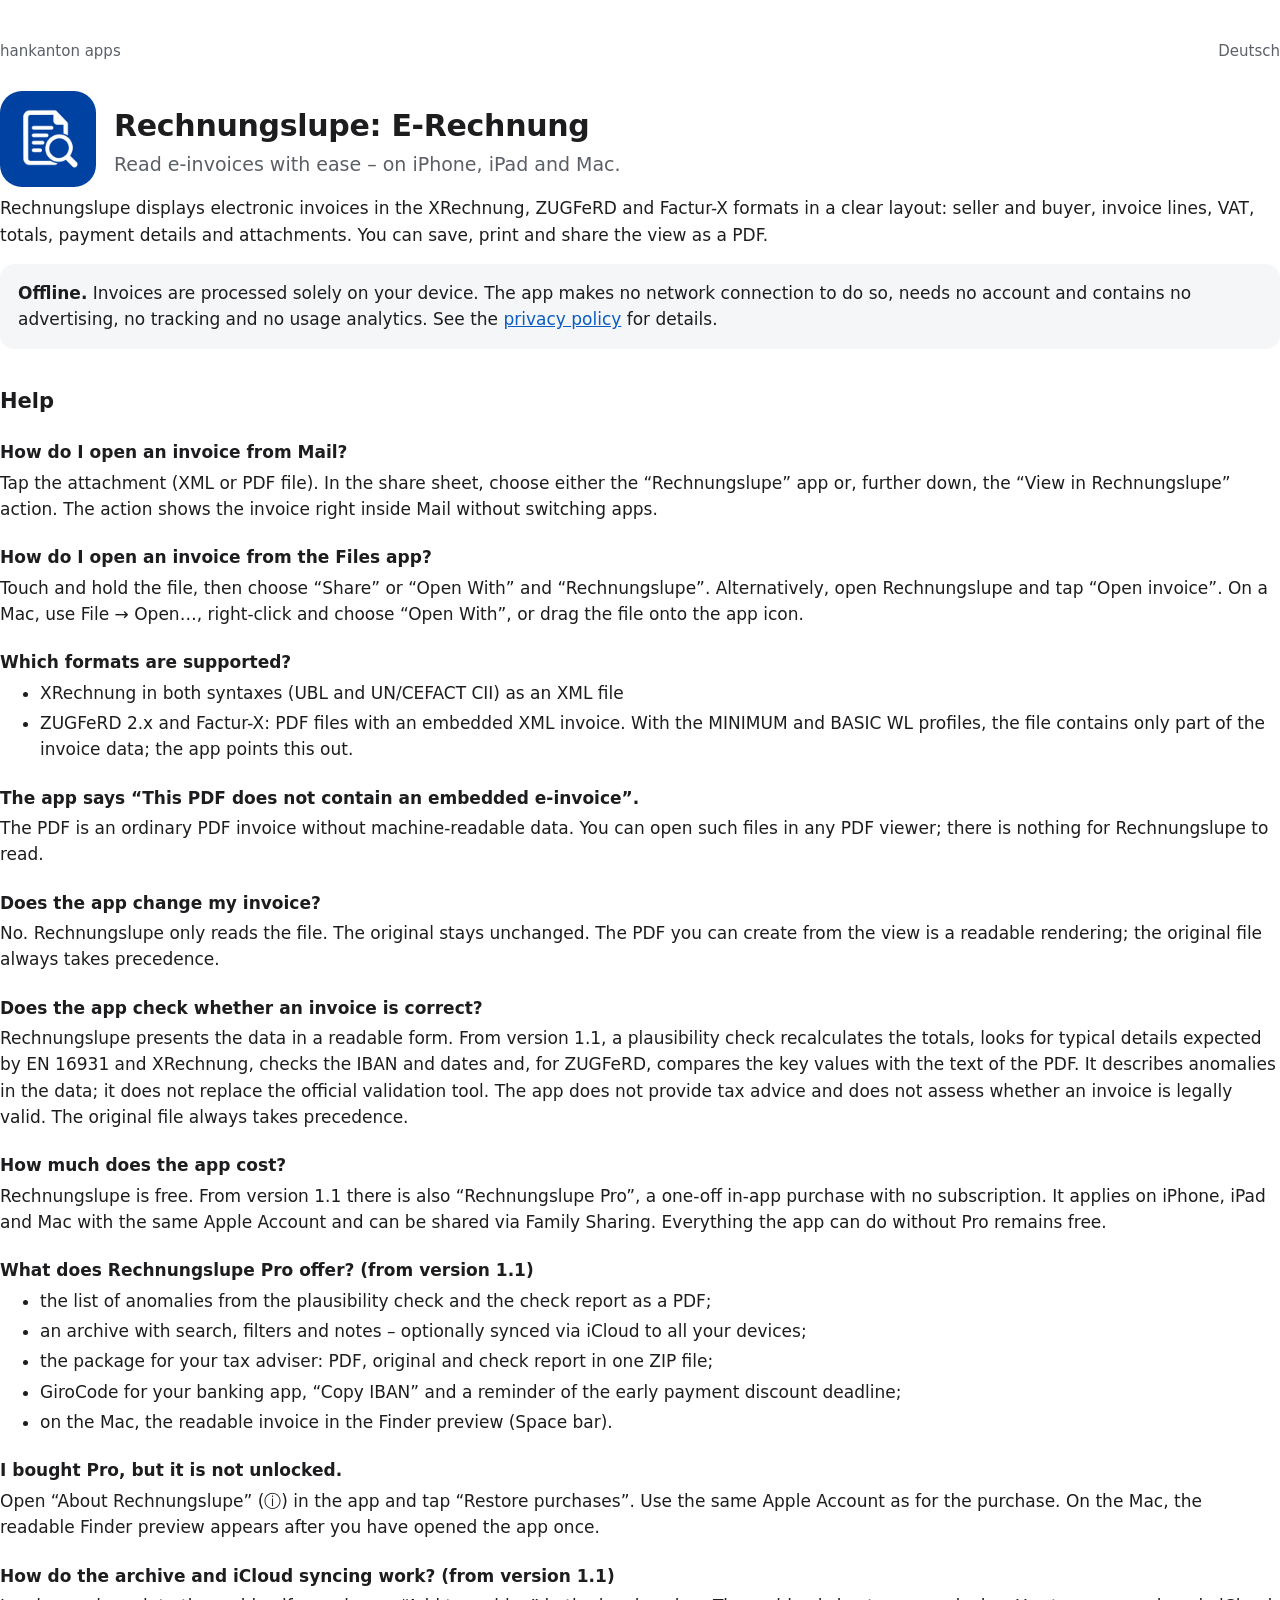
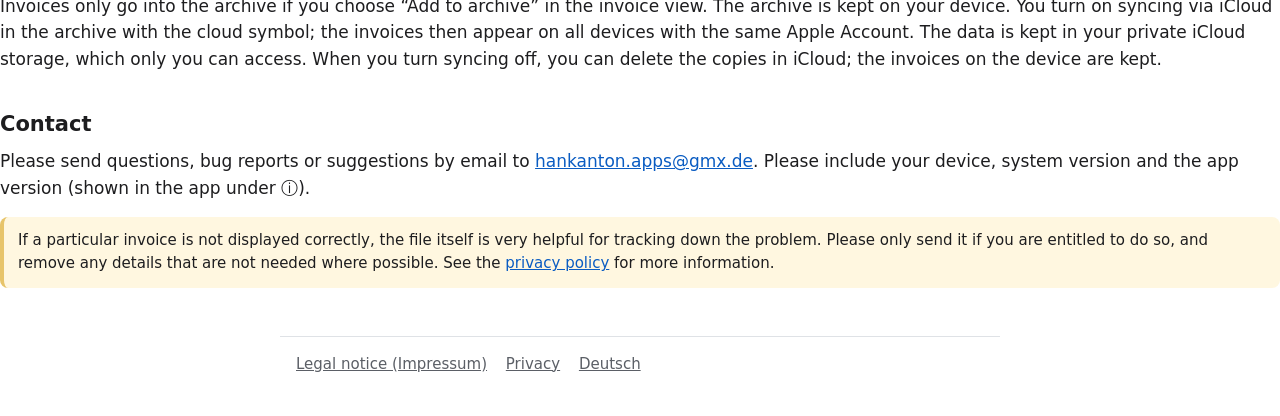
<file: rechnungslupe/en/index.html>
<!doctype html>
<html lang="en-GB">
<head>
<meta charset="utf-8">
<meta name="viewport" content="width=device-width, initial-scale=1">
<title>Rechnungslupe – Help and contact</title>
<meta name="description" content="Rechnungslupe displays e-invoices (XRechnung, ZUGFeRD, Factur-X) in a readable form on iPhone, iPad and Mac – offline, with no account and no tracking.">
<link rel="stylesheet" href="../../assets/site.css">
<link rel="icon" href="../../assets/favicon.png">
<link rel="alternate" hreflang="de" href="../">
</head>
<body>
<header class="site">
  <a href="../../">hankanton apps</a>
  <a href="../" hreflang="de" lang="de">Deutsch</a>
</header>
<main>
  <div class="hero">
    <img src="../../assets/rechnungslupe-icon.png" alt="">
    <div>
      <h1>Rechnungslupe: E-Rechnung</h1>
      <p class="lead">Read e-invoices with ease – on iPhone, iPad and Mac.</p>
    </div>
  </div>

  <p>Rechnungslupe displays electronic invoices in the XRechnung, ZUGFeRD and Factur-X formats in a clear layout:
  seller and buyer, invoice lines, VAT, totals, payment details and attachments. You can save, print and share
  the view as a PDF.</p>

  <div class="card">
    <p><strong>Offline.</strong> Invoices are processed solely on your device. The app makes no network connection
    to do so, needs no account and contains no advertising, no tracking and no usage analytics. See the
    <a href="privacy.html">privacy policy</a> for details.</p>
  </div>

  <h2>Help</h2>

  <h3>How do I open an invoice from Mail?</h3>
  <p>Tap the attachment (XML or PDF file). In the share sheet, choose either the “Rechnungslupe” app or, further
  down, the “View in Rechnungslupe” action. The action shows the invoice right inside Mail without switching
  apps.</p>

  <h3>How do I open an invoice from the Files app?</h3>
  <p>Touch and hold the file, then choose “Share” or “Open With” and “Rechnungslupe”. Alternatively, open
  Rechnungslupe and tap “Open invoice”. On a Mac, use File → Open…, right-click and choose “Open With”, or drag
  the file onto the app icon.</p>

  <h3>Which formats are supported?</h3>
  <ul>
    <li>XRechnung in both syntaxes (UBL and UN/CEFACT CII) as an XML file</li>
    <li>ZUGFeRD 2.x and Factur-X: PDF files with an embedded XML invoice. With the MINIMUM and BASIC WL
      profiles, the file contains only part of the invoice data; the app points this out.</li>
  </ul>

  <h3>The app says “This PDF does not contain an embedded e-invoice”.</h3>
  <p>The PDF is an ordinary PDF invoice without machine-readable data. You can open such files in any PDF viewer;
  there is nothing for Rechnungslupe to read.</p>

  <h3>Does the app change my invoice?</h3>
  <p>No. Rechnungslupe only reads the file. The original stays unchanged. The PDF you can create from the view is
  a readable rendering; the original file always takes precedence.</p>

  <h3>Does the app check whether an invoice is correct?</h3>
  <p>Rechnungslupe presents the data in a readable form. From version 1.1, a plausibility check recalculates the
  totals, looks for typical details expected by EN 16931 and XRechnung, checks the IBAN and dates and, for ZUGFeRD,
  compares the key values with the text of the PDF. It describes anomalies in the data; it does not replace the
  official validation tool. The app does not provide tax advice and does not assess whether an invoice is legally
  valid. The original file always takes precedence.</p>

  <h3>How much does the app cost?</h3>
  <p>Rechnungslupe is free. From version 1.1 there is also “Rechnungslupe Pro”, a one-off in-app purchase with no
  subscription. It applies on iPhone, iPad and Mac with the same Apple Account and can be shared via Family Sharing.
  Everything the app can do without Pro remains free.</p>

  <h3>What does Rechnungslupe Pro offer? (from version 1.1)</h3>
  <ul>
    <li>the list of anomalies from the plausibility check and the check report as a PDF;</li>
    <li>an archive with search, filters and notes – optionally synced via iCloud to all your devices;</li>
    <li>the package for your tax adviser: PDF, original and check report in one ZIP file;</li>
    <li>GiroCode for your banking app, “Copy IBAN” and a reminder of the early payment discount deadline;</li>
    <li>on the Mac, the readable invoice in the Finder preview (Space bar).</li>
  </ul>

  <h3>I bought Pro, but it is not unlocked.</h3>
  <p>Open “About Rechnungslupe” (ⓘ) in the app and tap “Restore purchases”. Use the same Apple Account as for the
  purchase. On the Mac, the readable Finder preview appears after you have opened the app once.</p>

  <h3>How do the archive and iCloud syncing work? (from version 1.1)</h3>
  <p>Invoices only go into the archive if you choose “Add to archive” in the invoice view. The archive is kept on
  your device. You turn on syncing via iCloud in the archive with the cloud symbol; the invoices then appear on all
  devices with the same Apple Account. The data is kept in your private iCloud storage, which only you can access.
  When you turn syncing off, you can delete the copies in iCloud; the invoices on the device are kept.</p>

  <h2>Contact</h2>
  <p>Please send questions, bug reports or suggestions by email to
  <a href="mailto:hankanton.apps@gmx.de?subject=Rechnungslupe">hankanton.apps@gmx.de</a>.
  Please include your device, system version and the app version (shown in the app under ⓘ).</p>
  <div class="notice small">
    <p>If a particular invoice is not displayed correctly, the file itself is very helpful for tracking down the
    problem. Please only send it if you are entitled to do so, and remove any details that are not needed where
    possible. See the <a href="privacy.html#contact">privacy policy</a> for more information.</p>
  </div>
</main>
<footer class="site">
  <a href="../../impressum.html">Legal notice (Impressum)</a>
  <a href="privacy.html">Privacy</a>
  <a href="../" hreflang="de" lang="de">Deutsch</a>
</footer>
</body>
</html>
</file>
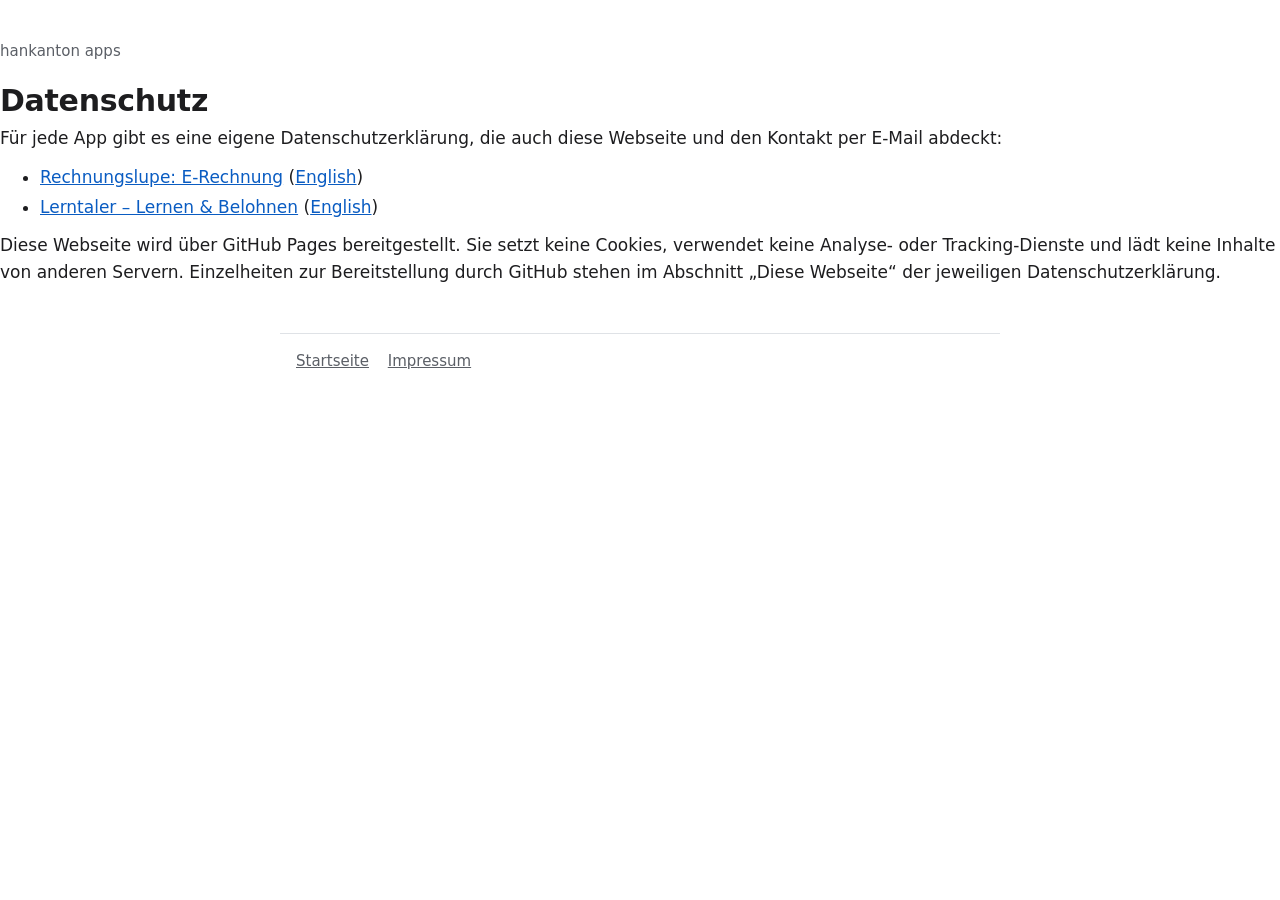
<file: datenschutz.html>
<!doctype html>
<html lang="de">
<head>
<meta charset="utf-8">
<meta name="viewport" content="width=device-width, initial-scale=1">
<title>Datenschutz – hankanton apps</title>
<link rel="stylesheet" href="assets/site.css">
<link rel="icon" href="assets/favicon.png">
</head>
<body>
<header class="site">
  <a href="./">hankanton apps</a>
</header>
<main>
  <h1>Datenschutz</h1>
  <p>Für jede App gibt es eine eigene Datenschutzerklärung, die auch diese Webseite und den Kontakt per E-Mail
  abdeckt:</p>
  <ul>
    <li><a href="rechnungslupe/datenschutz.html">Rechnungslupe: E-Rechnung</a>
      (<a href="rechnungslupe/en/privacy.html" lang="en-GB">English</a>)</li>
    <li><a href="lerntaler/datenschutz.html">Lerntaler – Lernen &amp; Belohnen</a>
      (<a href="lerntaler/en/privacy.html" lang="en-GB">English</a>)</li>
  </ul>
  <p>Diese Webseite wird über GitHub Pages bereitgestellt. Sie setzt keine Cookies, verwendet keine Analyse- oder
  Tracking-Dienste und lädt keine Inhalte von anderen Servern. Einzelheiten zur Bereitstellung durch GitHub
  stehen im Abschnitt „Diese Webseite“ der jeweiligen Datenschutzerklärung.</p>
</main>
<footer class="site">
  <a href="./">Startseite</a>
  <a href="impressum.html">Impressum</a>
</footer>
</body>
</html>
</file>
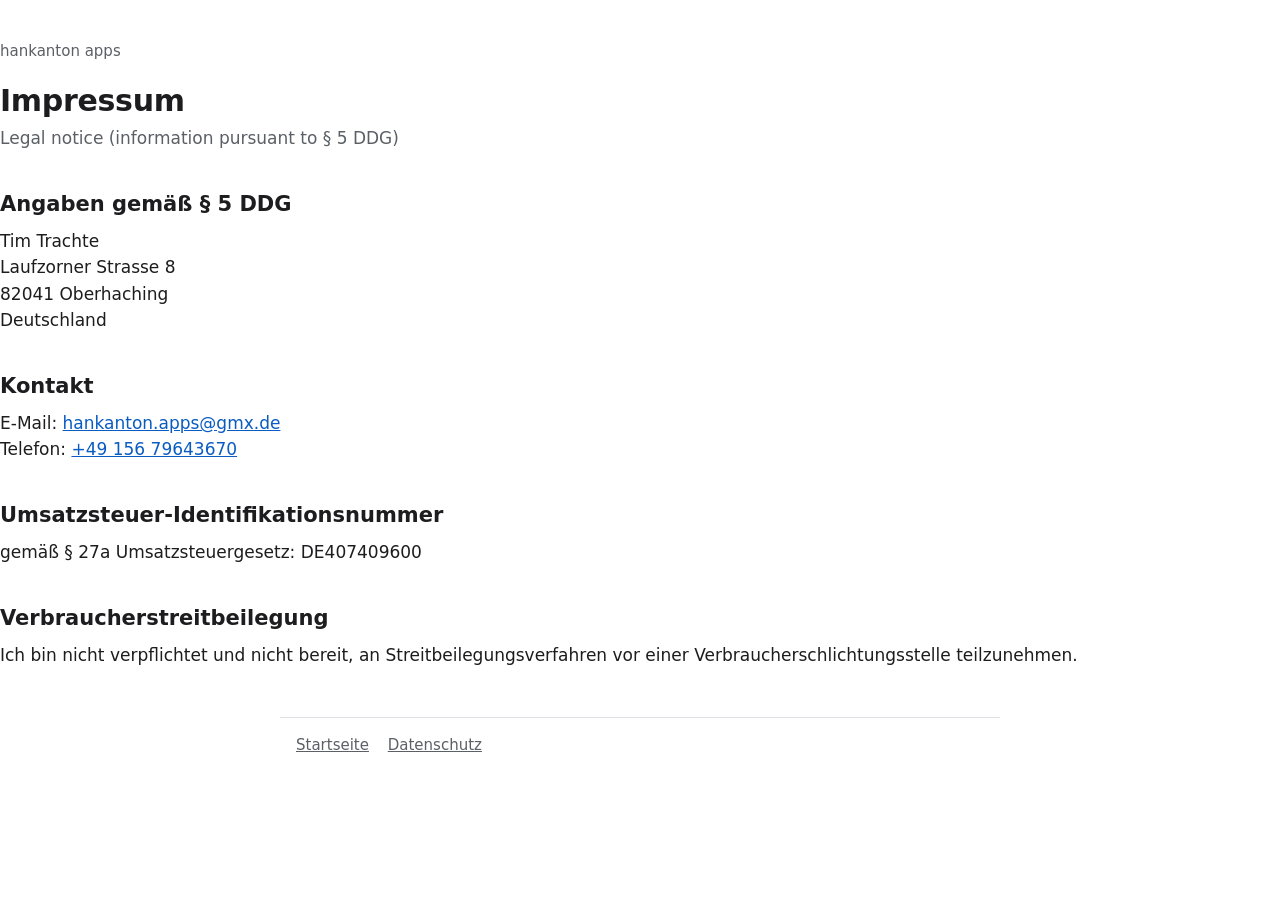
<file: impressum.html>
<!doctype html>
<html lang="de">
<head>
<meta charset="utf-8">
<meta name="viewport" content="width=device-width, initial-scale=1">
<title>Impressum – hankanton apps</title>
<link rel="stylesheet" href="assets/site.css">
<link rel="icon" href="assets/favicon.png">
</head>
<body>
<header class="site">
  <a href="./">hankanton apps</a>
</header>
<main>
  <h1>Impressum</h1>
  <p class="muted" lang="en-GB">Legal notice (information pursuant to § 5 DDG)</p>

  <h2>Angaben gemäß § 5 DDG</h2>
  <address>
    Tim Trachte<br>
    Laufzorner Strasse 8<br>
    82041 Oberhaching<br>
    Deutschland
  </address>

  <h2>Kontakt</h2>
  <p>E-Mail: <a href="mailto:hankanton.apps@gmx.de">hankanton.apps@gmx.de</a><br>
  Telefon: <a href="tel:+4915679643670">+49 156 79643670</a></p>

  <h2>Umsatzsteuer-Identifikationsnummer</h2>
  <p>gemäß § 27a Umsatzsteuergesetz: DE407409600</p>

  <h2>Verbraucherstreitbeilegung</h2>
  <p>Ich bin nicht verpflichtet und nicht bereit, an Streitbeilegungsverfahren vor einer
  Verbraucherschlichtungsstelle teilzunehmen.</p>
</main>
<footer class="site">
  <a href="./">Startseite</a>
  <a href="datenschutz.html">Datenschutz</a>
</footer>
</body>
</html>
</file>
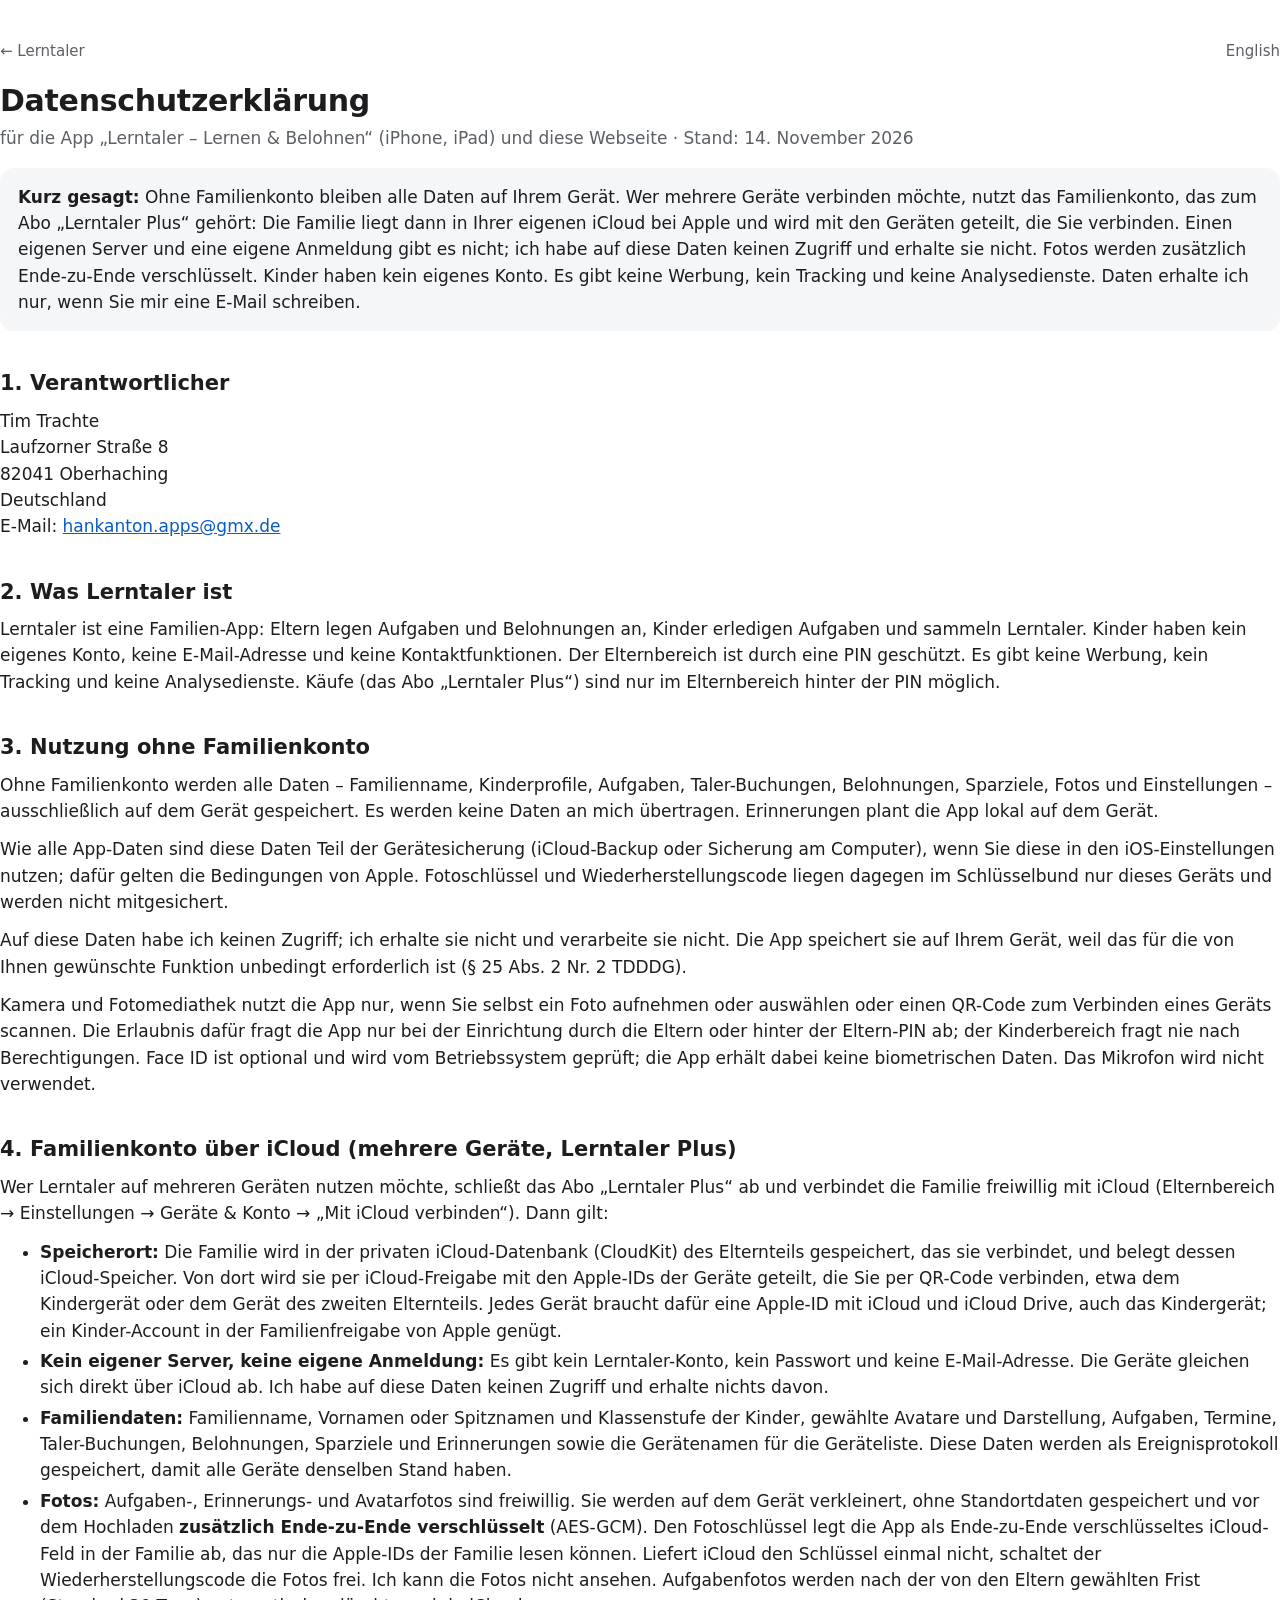
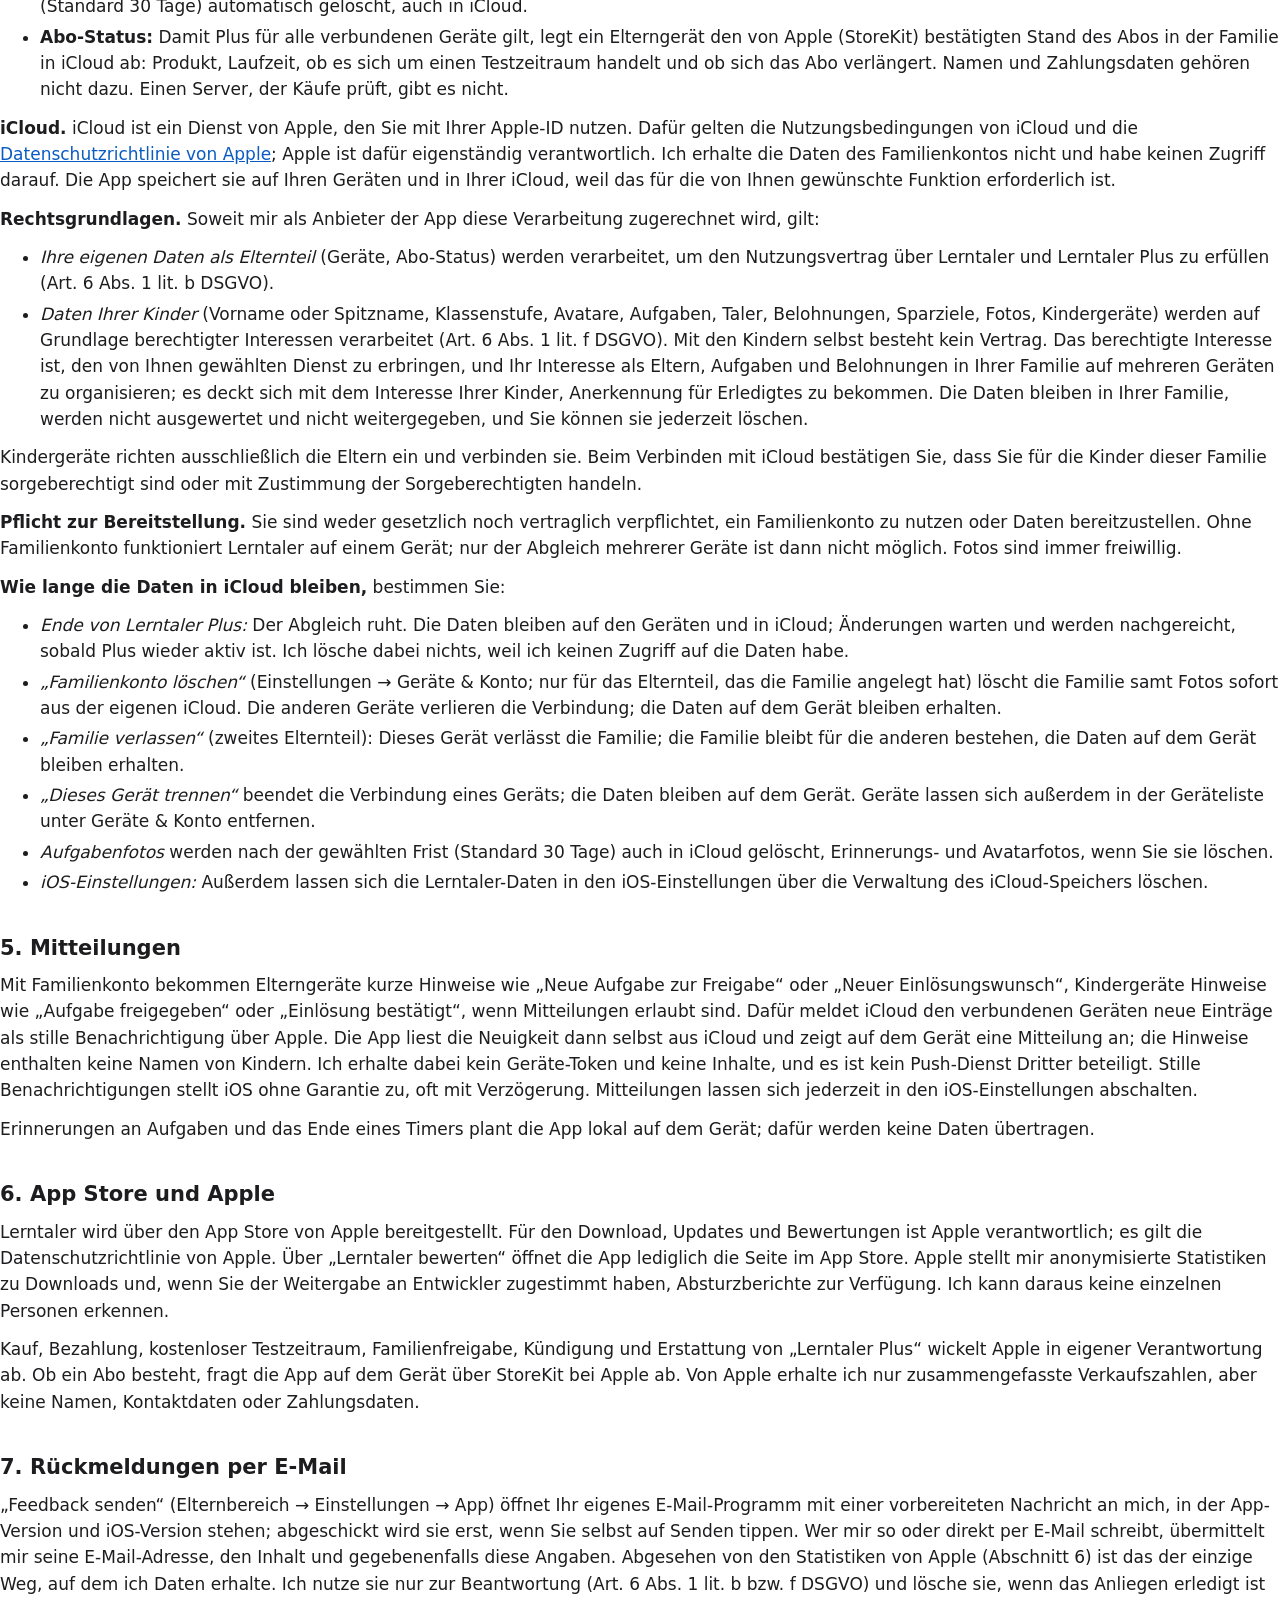
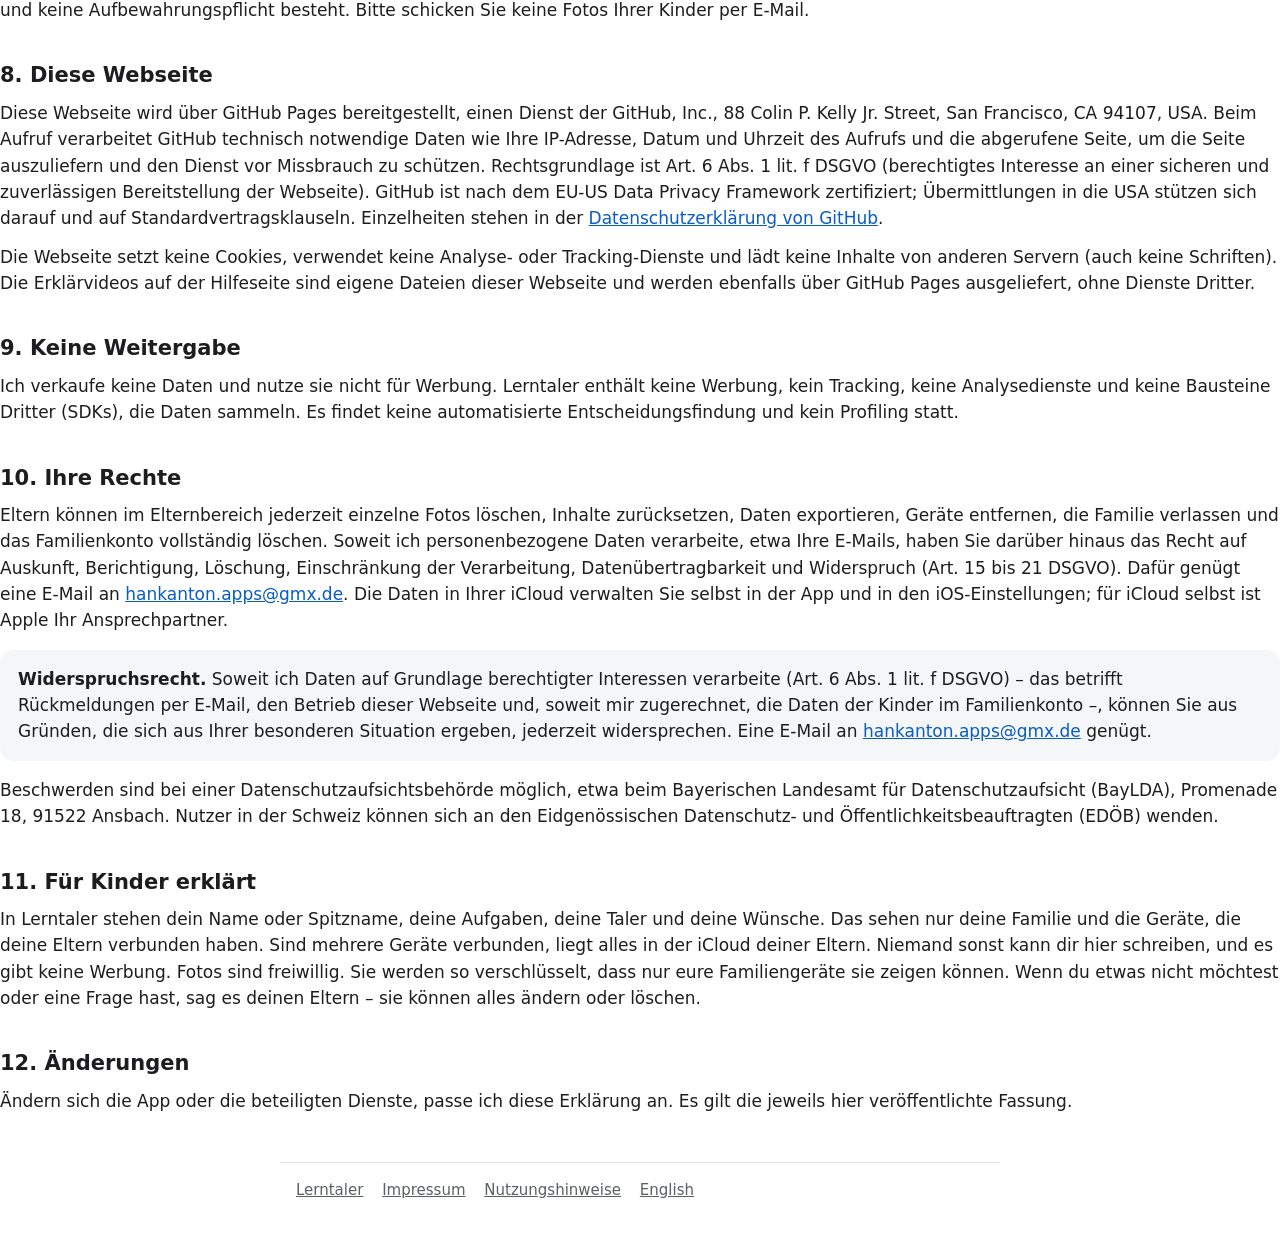
<file: lerntaler/datenschutz.html>
<!doctype html>
<html lang="de">
<head>
<meta charset="utf-8">
<meta name="viewport" content="width=device-width, initial-scale=1">
<title>Lerntaler – Datenschutzerklärung</title>
<meta name="description" content="Datenschutzerklärung für die App Lerntaler (iPhone, iPad).">
<link rel="stylesheet" href="../assets/site.css">
<link rel="icon" href="../assets/favicon.png">
<link rel="alternate" hreflang="en-GB" href="en/privacy.html">
</head>
<body>
<header class="site">
  <a href="./">← Lerntaler</a>
  <a href="en/privacy.html" hreflang="en-GB" lang="en-GB">English</a>
</header>
<main>
  <h1>Datenschutzerklärung</h1>
  <p class="muted">für die App „Lerntaler – Lernen &amp; Belohnen“ (iPhone, iPad) und diese Webseite ·
  Stand: <!-- STAND -->14. November 2026</p>

  <div class="card">
    <p><strong>Kurz gesagt:</strong> Ohne Familienkonto bleiben alle Daten auf Ihrem Gerät. Wer mehrere Geräte
    verbinden möchte, nutzt das Familienkonto, das zum Abo „Lerntaler Plus“ gehört: Die Familie liegt dann in Ihrer
    eigenen iCloud bei Apple und wird mit den Geräten geteilt, die Sie verbinden. Einen eigenen Server und eine eigene
    Anmeldung gibt es nicht; ich habe auf diese Daten keinen Zugriff und erhalte sie nicht. Fotos werden zusätzlich
    Ende-zu-Ende verschlüsselt. Kinder haben kein eigenes Konto. Es gibt keine Werbung, kein Tracking und keine
    Analysedienste. Daten erhalte ich nur, wenn Sie mir eine E-Mail schreiben.</p>
  </div>

  <h2>1. Verantwortlicher</h2>
  <address>
    Tim Trachte<br>
    Laufzorner Straße 8<br>
    82041 Oberhaching<br>
    Deutschland<br>
    E-Mail: <a href="mailto:hankanton.apps@gmx.de">hankanton.apps@gmx.de</a>
  </address>

  <h2>2. Was Lerntaler ist</h2>
  <p>Lerntaler ist eine Familien-App: Eltern legen Aufgaben und Belohnungen an, Kinder erledigen Aufgaben und
  sammeln Lerntaler. Kinder haben kein eigenes Konto, keine E-Mail-Adresse und keine Kontaktfunktionen. Der
  Elternbereich ist durch eine PIN geschützt. Es gibt keine Werbung, kein Tracking und keine Analysedienste. Käufe (das Abo „Lerntaler Plus“) sind
  nur im Elternbereich hinter der PIN möglich.</p>

  <h2>3. Nutzung ohne Familienkonto</h2>
  <p>Ohne Familienkonto werden alle Daten – Familienname, Kinderprofile, Aufgaben, Taler-Buchungen, Belohnungen,
  Sparziele, Fotos und Einstellungen – ausschließlich auf dem Gerät gespeichert. Es werden keine Daten an mich
  übertragen. Erinnerungen plant die App lokal auf dem Gerät.</p>
  <p>Wie alle App-Daten sind diese Daten Teil der Gerätesicherung (iCloud-Backup oder Sicherung am Computer), wenn
  Sie diese in den iOS-Einstellungen nutzen; dafür gelten die Bedingungen von Apple. Fotoschlüssel und
  Wiederherstellungscode liegen dagegen im Schlüsselbund nur dieses Geräts und werden nicht mitgesichert.</p>
  <p>Auf diese Daten habe ich keinen Zugriff; ich erhalte sie nicht und verarbeite sie nicht. Die App speichert sie
  auf Ihrem Gerät, weil das für die von Ihnen gewünschte Funktion unbedingt erforderlich ist (§ 25 Abs. 2 Nr. 2
  TDDDG).</p>
  <p>Kamera und Fotomediathek nutzt die App nur, wenn Sie selbst ein Foto aufnehmen oder auswählen oder einen
  QR-Code zum Verbinden eines Geräts scannen. Die Erlaubnis dafür fragt die App nur bei der Einrichtung durch die
  Eltern oder hinter der Eltern-PIN ab; der Kinderbereich fragt nie nach Berechtigungen. Face ID ist optional und
  wird vom Betriebssystem geprüft; die App erhält dabei keine biometrischen Daten. Das Mikrofon wird nicht
  verwendet.</p>

  <h2>4. Familienkonto über iCloud (mehrere Geräte, Lerntaler Plus)</h2>
  <p>Wer Lerntaler auf mehreren Geräten nutzen möchte, schließt das Abo „Lerntaler Plus“ ab und verbindet die
  Familie freiwillig mit iCloud (Elternbereich → Einstellungen → Geräte &amp; Konto → „Mit iCloud verbinden“).
  Dann gilt:</p>
  <ul>
    <li><strong>Speicherort:</strong> Die Familie wird in der privaten iCloud-Datenbank (CloudKit) des Elternteils
      gespeichert, das sie verbindet, und belegt dessen iCloud-Speicher. Von dort wird sie per iCloud-Freigabe mit
      den Apple-IDs der Geräte geteilt, die Sie per QR-Code verbinden, etwa dem Kindergerät oder dem Gerät des
      zweiten Elternteils. Jedes Gerät braucht dafür eine Apple-ID mit iCloud und iCloud Drive, auch das
      Kindergerät; ein Kinder-Account in der Familienfreigabe von Apple genügt.</li>
    <li><strong>Kein eigener Server, keine eigene Anmeldung:</strong> Es gibt kein Lerntaler-Konto, kein Passwort
      und keine E-Mail-Adresse. Die Geräte gleichen sich direkt über iCloud ab. Ich habe auf diese Daten keinen
      Zugriff und erhalte nichts davon.</li>
    <li><strong>Familiendaten:</strong> Familienname, Vornamen oder Spitznamen und Klassenstufe der Kinder,
      gewählte Avatare und Darstellung, Aufgaben, Termine, Taler-Buchungen, Belohnungen, Sparziele und
      Erinnerungen sowie die Gerätenamen für die Geräteliste. Diese Daten werden als Ereignisprotokoll gespeichert,
      damit alle Geräte denselben Stand haben.</li>
    <li><strong>Fotos:</strong> Aufgaben-, Erinnerungs- und Avatarfotos sind freiwillig. Sie werden auf dem Gerät
      verkleinert, ohne Standortdaten gespeichert und vor dem Hochladen <strong>zusätzlich Ende-zu-Ende
      verschlüsselt</strong> (AES-GCM). Den Fotoschlüssel legt die App als Ende-zu-Ende verschlüsseltes iCloud-Feld
      in der Familie ab, das nur die Apple-IDs der Familie lesen können. Liefert iCloud den Schlüssel einmal nicht,
      schaltet der Wiederherstellungscode die Fotos frei. Ich kann die Fotos nicht ansehen. Aufgabenfotos werden nach
      der von den Eltern gewählten Frist (Standard 30 Tage) automatisch gelöscht, auch in iCloud.</li>
    <li><strong>Abo-Status:</strong> Damit Plus für alle verbundenen Geräte gilt, legt ein Elterngerät den von Apple
      (StoreKit) bestätigten Stand des Abos in der Familie in iCloud ab: Produkt, Laufzeit, ob es sich um einen
      Testzeitraum handelt und ob sich das Abo verlängert. Namen und Zahlungsdaten gehören nicht dazu. Einen Server,
      der Käufe prüft, gibt es nicht.</li>
  </ul>
  <p><strong>iCloud.</strong> iCloud ist ein Dienst von Apple, den Sie mit Ihrer Apple-ID nutzen. Dafür gelten die
  Nutzungsbedingungen von iCloud und die <a href="https://www.apple.com/de/legal/privacy/">Datenschutzrichtlinie
  von Apple</a>; Apple ist dafür eigenständig verantwortlich. Ich erhalte die Daten des Familienkontos nicht und
  habe keinen Zugriff darauf. Die App speichert sie auf Ihren Geräten und in Ihrer iCloud, weil das für die von Ihnen
  gewünschte Funktion erforderlich ist.</p>
  <p><strong>Rechtsgrundlagen.</strong> Soweit mir als Anbieter der App diese Verarbeitung zugerechnet wird, gilt:</p>
  <ul>
    <li><em>Ihre eigenen Daten als Elternteil</em> (Geräte, Abo-Status) werden verarbeitet, um den Nutzungsvertrag über
      Lerntaler und Lerntaler Plus zu erfüllen (Art. 6 Abs. 1 lit. b DSGVO).</li>
    <li><em>Daten Ihrer Kinder</em> (Vorname oder Spitzname, Klassenstufe, Avatare, Aufgaben, Taler, Belohnungen,
      Sparziele, Fotos, Kindergeräte) werden auf Grundlage berechtigter Interessen verarbeitet (Art. 6 Abs. 1 lit. f
      DSGVO). Mit den Kindern selbst besteht kein Vertrag. Das berechtigte Interesse ist, den von Ihnen gewählten
      Dienst zu erbringen, und Ihr Interesse als Eltern, Aufgaben und Belohnungen in Ihrer Familie auf mehreren
      Geräten zu organisieren; es deckt sich mit dem Interesse Ihrer Kinder, Anerkennung für Erledigtes zu bekommen.
      Die Daten bleiben in Ihrer Familie, werden nicht ausgewertet und nicht weitergegeben, und Sie können sie
      jederzeit löschen.</li>
  </ul>
  <p>Kindergeräte richten ausschließlich die Eltern ein und verbinden sie. Beim Verbinden mit iCloud bestätigen
  Sie, dass Sie für die Kinder dieser Familie sorgeberechtigt sind oder mit Zustimmung der Sorgeberechtigten
  handeln.</p>
  <p><strong>Pflicht zur Bereitstellung.</strong> Sie sind weder gesetzlich noch vertraglich verpflichtet, ein
  Familienkonto zu nutzen oder Daten bereitzustellen. Ohne Familienkonto funktioniert Lerntaler auf einem Gerät;
  nur der Abgleich mehrerer Geräte ist dann nicht möglich. Fotos sind immer freiwillig.</p>
  <p><strong>Wie lange die Daten in iCloud bleiben,</strong> bestimmen Sie:</p>
  <ul>
    <li><em>Ende von Lerntaler Plus:</em> Der Abgleich ruht. Die Daten bleiben auf den Geräten und in iCloud;
      Änderungen warten und werden nachgereicht, sobald Plus wieder aktiv ist. Ich lösche dabei nichts, weil ich
      keinen Zugriff auf die Daten habe.</li>
    <li><em>„Familienkonto löschen“</em> (Einstellungen → Geräte &amp; Konto; nur für das Elternteil, das die
      Familie angelegt hat) löscht die Familie samt Fotos sofort aus der eigenen iCloud. Die anderen Geräte verlieren
      die Verbindung; die Daten auf dem Gerät bleiben erhalten.</li>
    <li><em>„Familie verlassen“</em> (zweites Elternteil): Dieses Gerät verlässt die Familie; die Familie bleibt für
      die anderen bestehen, die Daten auf dem Gerät bleiben erhalten.</li>
    <li><em>„Dieses Gerät trennen“</em> beendet die Verbindung eines Geräts; die Daten bleiben auf dem Gerät.
      Geräte lassen sich außerdem in der Geräteliste unter Geräte &amp; Konto entfernen.</li>
    <li><em>Aufgabenfotos</em> werden nach der gewählten Frist (Standard 30 Tage) auch in iCloud gelöscht,
      Erinnerungs- und Avatarfotos, wenn Sie sie löschen.</li>
    <li><em>iOS-Einstellungen:</em> Außerdem lassen sich die Lerntaler-Daten in den iOS-Einstellungen über die
      Verwaltung des iCloud-Speichers löschen.</li>
  </ul>

  <h2>5. Mitteilungen</h2>
  <p>Mit Familienkonto bekommen Elterngeräte kurze Hinweise wie „Neue Aufgabe zur Freigabe“ oder „Neuer
  Einlösungswunsch“, Kindergeräte Hinweise wie „Aufgabe freigegeben“ oder „Einlösung bestätigt“, wenn Mitteilungen
  erlaubt sind. Dafür meldet iCloud den verbundenen Geräten neue Einträge als stille Benachrichtigung über Apple.
  Die App liest die Neuigkeit dann selbst aus iCloud und zeigt auf dem Gerät eine Mitteilung an; die Hinweise
  enthalten keine Namen von Kindern. Ich erhalte dabei kein Geräte-Token und keine Inhalte, und es ist kein
  Push-Dienst Dritter beteiligt. Stille Benachrichtigungen stellt iOS ohne Garantie zu, oft mit Verzögerung.
  Mitteilungen lassen sich jederzeit in den iOS-Einstellungen abschalten.</p>
  <p>Erinnerungen an Aufgaben und das Ende eines Timers plant die App lokal auf dem Gerät; dafür werden keine Daten
  übertragen.</p>

  <h2>6. App Store und Apple</h2>
  <p>Lerntaler wird über den App Store von Apple bereitgestellt. Für den Download, Updates und Bewertungen ist
  Apple verantwortlich; es gilt die Datenschutzrichtlinie von Apple. Über „Lerntaler bewerten“ öffnet die App
  lediglich die Seite im App Store. Apple stellt mir anonymisierte Statistiken zu Downloads und, wenn Sie der
  Weitergabe an Entwickler zugestimmt haben, Absturzberichte zur Verfügung. Ich kann daraus keine einzelnen
  Personen erkennen.</p>
  <p>Kauf, Bezahlung, kostenloser Testzeitraum, Familienfreigabe, Kündigung und Erstattung von „Lerntaler Plus“
  wickelt Apple in eigener Verantwortung ab. Ob ein Abo besteht, fragt die App auf dem Gerät über StoreKit bei Apple
  ab. Von Apple erhalte ich nur zusammengefasste Verkaufszahlen, aber keine Namen, Kontaktdaten oder
  Zahlungsdaten.</p>

  <h2 id="kontakt">7. Rückmeldungen per E-Mail</h2>
  <p>„Feedback senden“ (Elternbereich → Einstellungen → App) öffnet Ihr eigenes E-Mail-Programm mit einer
  vorbereiteten Nachricht an mich, in der App-Version und iOS-Version stehen; abgeschickt wird sie erst, wenn Sie
  selbst auf Senden tippen. Wer mir so oder direkt per E-Mail schreibt, übermittelt mir seine E-Mail-Adresse, den
  Inhalt und gegebenenfalls diese Angaben. Abgesehen von den Statistiken von Apple (Abschnitt 6) ist das der einzige
  Weg, auf dem ich Daten erhalte. Ich nutze sie nur zur Beantwortung (Art. 6 Abs. 1 lit. b bzw. f DSGVO) und lösche
  sie, wenn das Anliegen erledigt ist und keine Aufbewahrungspflicht besteht. Bitte schicken Sie keine Fotos Ihrer
  Kinder per E-Mail.</p>

  <h2>8. Diese Webseite</h2>
  <p>Diese Webseite wird über GitHub Pages bereitgestellt, einen Dienst der GitHub, Inc., 88 Colin P. Kelly Jr.
  Street, San Francisco, CA 94107, USA. Beim Aufruf verarbeitet GitHub technisch notwendige Daten wie Ihre
  IP-Adresse, Datum und Uhrzeit des Aufrufs und die abgerufene Seite, um die Seite auszuliefern und den Dienst
  vor Missbrauch zu schützen. Rechtsgrundlage ist Art. 6 Abs. 1 lit. f DSGVO (berechtigtes Interesse an einer
  sicheren und zuverlässigen Bereitstellung der Webseite). GitHub ist nach dem EU-US Data Privacy Framework
  zertifiziert; Übermittlungen in die USA stützen sich darauf und auf Standardvertragsklauseln. Einzelheiten
  stehen in der <a href="https://docs.github.com/de/site-policy/privacy-policies/github-general-privacy-statement">Datenschutzerklärung
  von GitHub</a>.</p>
  <p>Die Webseite setzt keine Cookies, verwendet keine Analyse- oder Tracking-Dienste und lädt keine Inhalte von
  anderen Servern (auch keine Schriften). Die Erklärvideos auf der Hilfeseite sind eigene Dateien dieser Webseite
  und werden ebenfalls über GitHub Pages ausgeliefert, ohne Dienste Dritter.</p>

  <h2>9. Keine Weitergabe</h2>
  <p>Ich verkaufe keine Daten und nutze sie nicht für Werbung. Lerntaler enthält keine Werbung, kein Tracking,
  keine Analysedienste und keine Bausteine Dritter (SDKs), die Daten sammeln. Es findet keine automatisierte
  Entscheidungsfindung und kein Profiling statt.</p>

  <h2>10. Ihre Rechte</h2>
  <p>Eltern können im Elternbereich jederzeit einzelne Fotos löschen, Inhalte zurücksetzen, Daten exportieren,
  Geräte entfernen, die Familie verlassen und das Familienkonto vollständig löschen. Soweit ich personenbezogene
  Daten verarbeite, etwa Ihre E-Mails, haben Sie darüber hinaus das Recht auf Auskunft, Berichtigung, Löschung,
  Einschränkung der Verarbeitung, Datenübertragbarkeit und Widerspruch (Art. 15 bis 21 DSGVO). Dafür genügt eine
  E-Mail an <a href="mailto:hankanton.apps@gmx.de">hankanton.apps@gmx.de</a>. Die Daten in Ihrer iCloud verwalten
  Sie selbst in der App und in den iOS-Einstellungen; für iCloud selbst ist Apple Ihr Ansprechpartner.
  </p>
  <div class="card">
    <p><strong>Widerspruchsrecht.</strong> Soweit ich Daten auf Grundlage berechtigter Interessen verarbeite (Art. 6
    Abs. 1 lit. f DSGVO) – das betrifft Rückmeldungen per E-Mail, den Betrieb dieser Webseite und, soweit mir
    zugerechnet, die Daten der Kinder im Familienkonto –, können Sie aus
    Gründen, die sich aus Ihrer besonderen Situation ergeben, jederzeit widersprechen. Eine E-Mail an
    <a href="mailto:hankanton.apps@gmx.de">hankanton.apps@gmx.de</a> genügt.</p>
  </div>
  <p>Beschwerden sind bei einer Datenschutzaufsichtsbehörde möglich, etwa beim Bayerischen Landesamt für
  Datenschutzaufsicht (BayLDA), Promenade 18, 91522 Ansbach. Nutzer in der Schweiz können sich an den Eidgenössischen Datenschutz- und
  Öffentlichkeitsbeauftragten (EDÖB) wenden.</p>

  <h2 id="kinder">11. Für Kinder erklärt</h2>
  <p>In Lerntaler stehen dein Name oder Spitzname, deine Aufgaben, deine Taler und deine Wünsche. Das sehen nur deine
  Familie und die Geräte, die deine Eltern verbunden haben. Sind mehrere Geräte verbunden, liegt alles in der iCloud
  deiner Eltern. Niemand sonst kann dir hier schreiben, und es gibt keine Werbung. Fotos sind freiwillig. Sie werden
  so verschlüsselt, dass nur eure Familiengeräte sie zeigen können. Wenn du etwas nicht möchtest oder eine Frage
  hast, sag es deinen Eltern – sie können alles ändern oder löschen.</p>

  <h2>12. Änderungen</h2>
  <p>Ändern sich die App oder die beteiligten Dienste, passe ich diese Erklärung an. Es gilt die jeweils hier
  veröffentlichte Fassung.</p>
</main>
<footer class="site">
  <a href="./">Lerntaler</a>
  <a href="../impressum.html">Impressum</a>
  <a href="nutzungshinweise.html">Nutzungshinweise</a>
  <a href="en/privacy.html" hreflang="en-GB" lang="en-GB">English</a>
</footer>
</body>
</html>
</file>
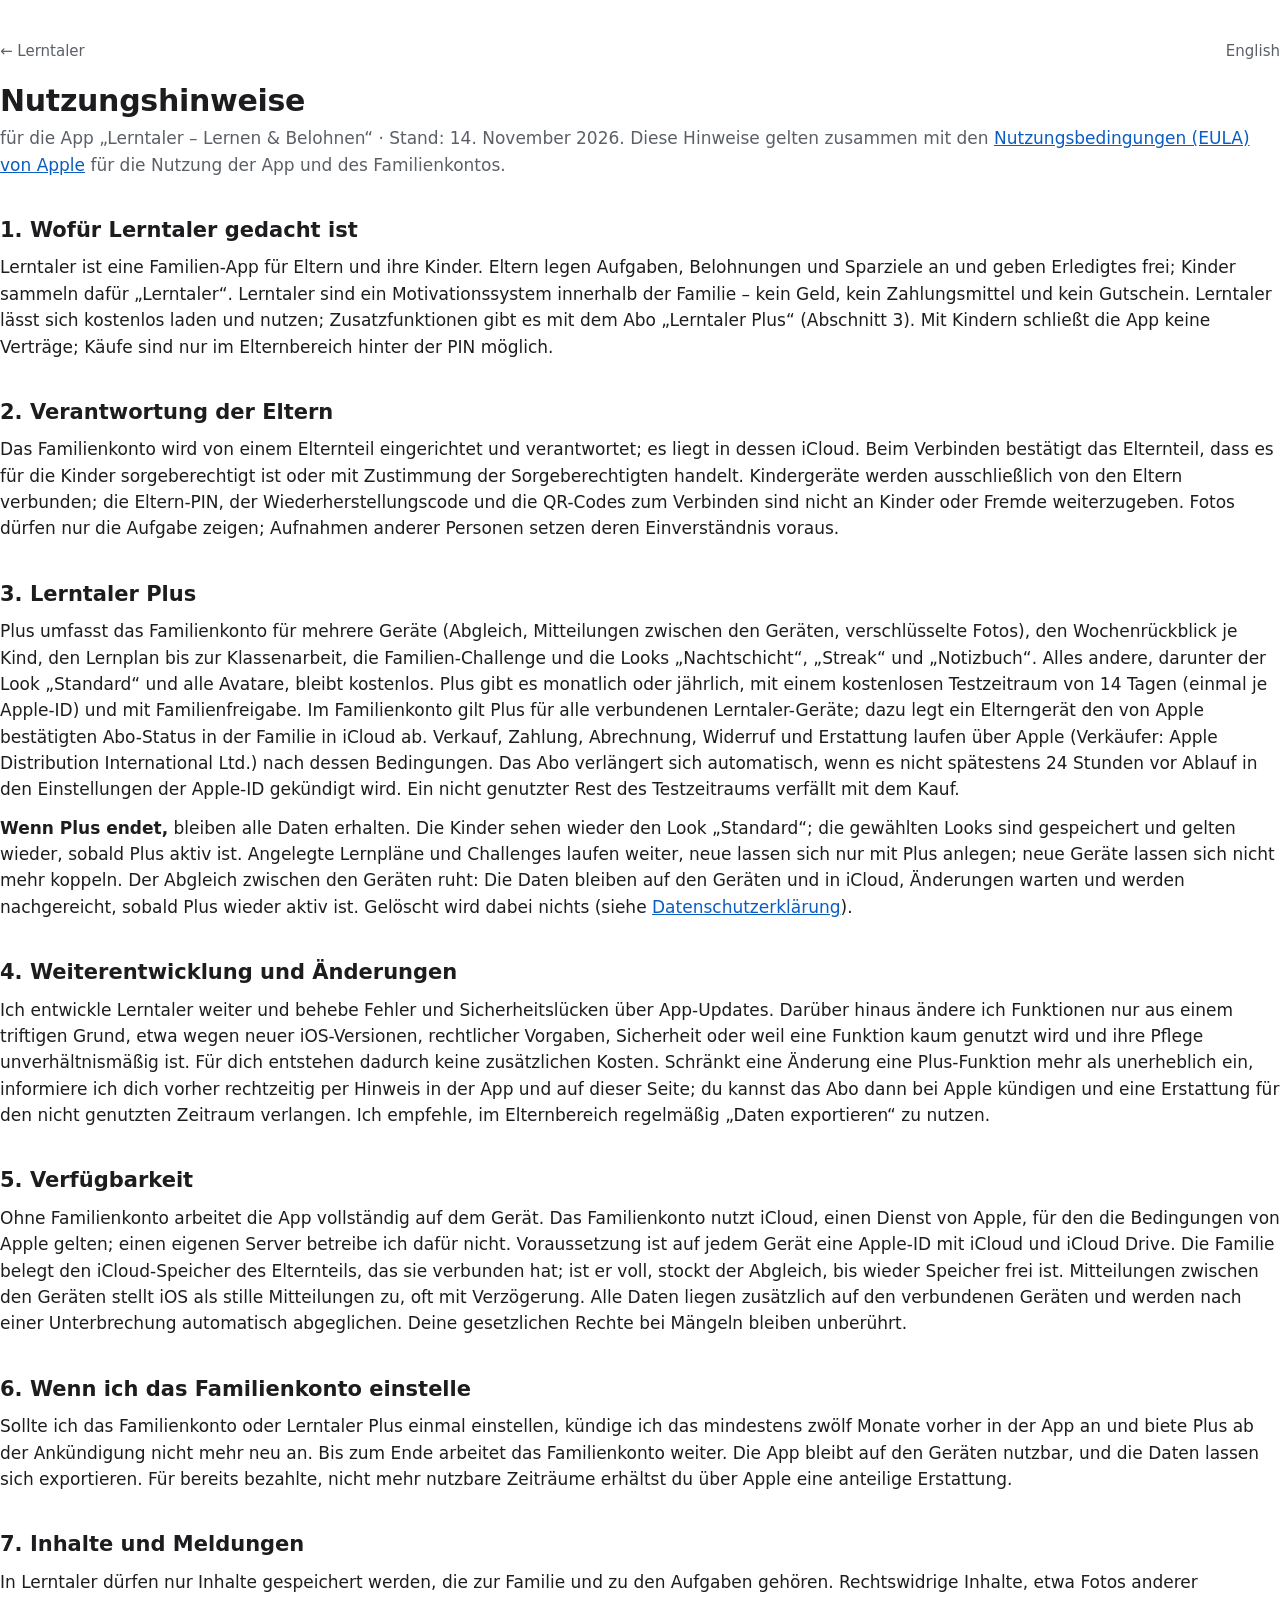
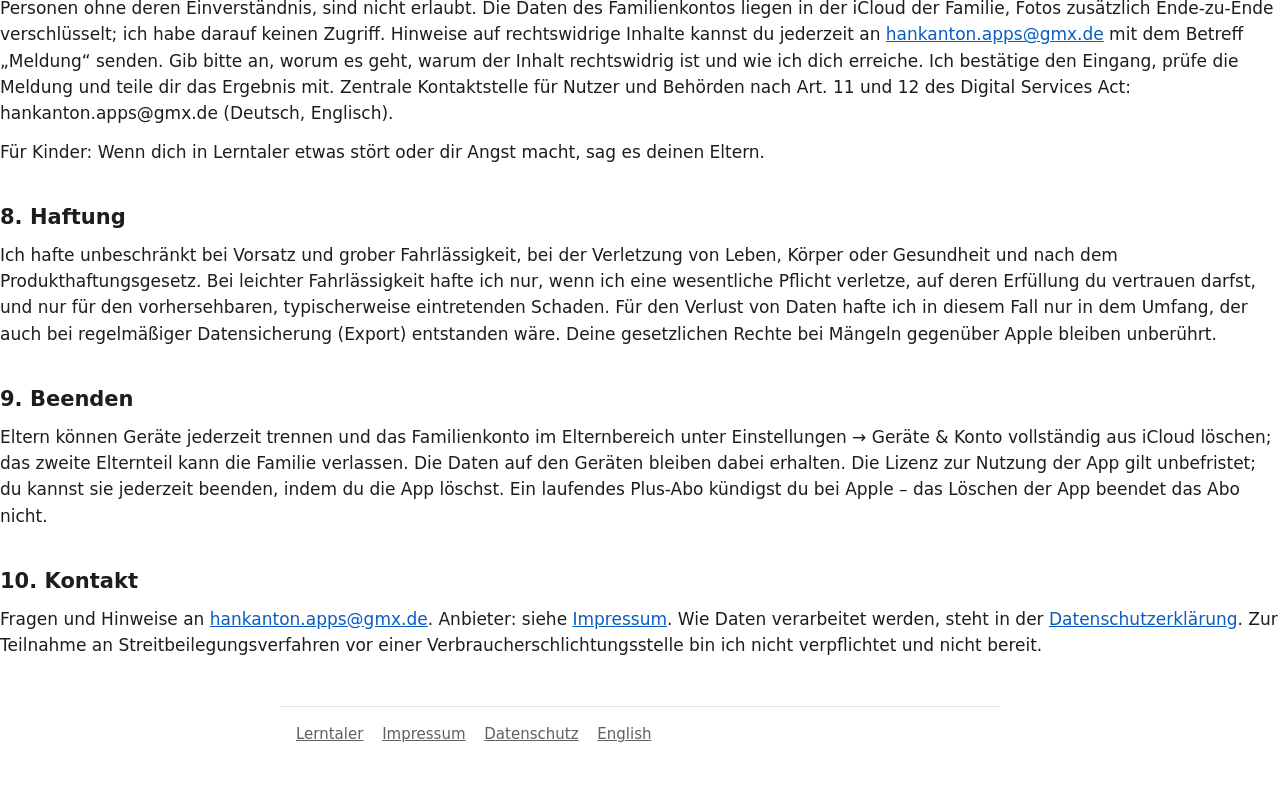
<file: lerntaler/nutzungshinweise.html>
<!doctype html>
<html lang="de">
<head>
<meta charset="utf-8">
<meta name="viewport" content="width=device-width, initial-scale=1">
<title>Lerntaler – Nutzungshinweise</title>
<meta name="description" content="Nutzungshinweise für die App Lerntaler (iPhone, iPad).">
<link rel="stylesheet" href="../assets/site.css">
<link rel="icon" href="../assets/favicon.png">
<link rel="alternate" hreflang="en-GB" href="en/terms.html">
</head>
<body>
<header class="site">
  <a href="./">← Lerntaler</a>
  <a href="en/terms.html" hreflang="en-GB" lang="en-GB">English</a>
</header>
<main>
  <h1>Nutzungshinweise</h1>
  <p class="muted">für die App „Lerntaler – Lernen &amp; Belohnen“ · Stand: 14. November 2026. Diese Hinweise gelten
  zusammen mit den <a href="https://www.apple.com/legal/internet-services/itunes/dev/stdeula/">Nutzungsbedingungen
  (EULA) von Apple</a> für die Nutzung der App und des Familienkontos.</p>

  <h2>1. Wofür Lerntaler gedacht ist</h2>
  <p>Lerntaler ist eine Familien-App für Eltern und ihre Kinder. Eltern legen Aufgaben, Belohnungen und
  Sparziele an und geben Erledigtes frei; Kinder sammeln dafür „Lerntaler“. Lerntaler sind ein Motivationssystem
  innerhalb der Familie – kein Geld, kein Zahlungsmittel und kein Gutschein. Lerntaler lässt sich kostenlos laden und
  nutzen; Zusatzfunktionen gibt es mit dem Abo „Lerntaler Plus“ (Abschnitt 3). Mit Kindern schließt die App keine
  Verträge; Käufe sind nur im Elternbereich hinter der PIN möglich.</p>

  <h2>2. Verantwortung der Eltern</h2>
  <p>Das Familienkonto wird von einem Elternteil eingerichtet und verantwortet; es liegt in dessen iCloud. Beim
  Verbinden bestätigt das Elternteil, dass es für die Kinder sorgeberechtigt ist oder mit Zustimmung der
  Sorgeberechtigten handelt. Kindergeräte werden ausschließlich von den Eltern verbunden; die Eltern-PIN, der
  Wiederherstellungscode und die QR-Codes zum Verbinden sind nicht an Kinder oder Fremde weiterzugeben. Fotos
  dürfen nur die Aufgabe zeigen; Aufnahmen anderer Personen setzen deren Einverständnis voraus.</p>

  <h2>3. Lerntaler Plus</h2>
  <p>Plus umfasst das Familienkonto für mehrere Geräte (Abgleich, Mitteilungen zwischen den Geräten, verschlüsselte
  Fotos), den Wochenrückblick je Kind, den Lernplan bis zur Klassenarbeit, die Familien-Challenge und die Looks
  „Nachtschicht“, „Streak“ und „Notizbuch“. Alles andere, darunter der Look „Standard“ und alle Avatare, bleibt
  kostenlos. Plus gibt es monatlich oder jährlich, mit einem kostenlosen Testzeitraum von 14 Tagen (einmal je
  Apple-ID) und mit Familienfreigabe. Im Familienkonto gilt Plus für alle verbundenen Lerntaler-Geräte; dazu legt ein
  Elterngerät den von Apple bestätigten Abo-Status in der Familie in iCloud ab. Verkauf, Zahlung, Abrechnung, Widerruf und Erstattung laufen über Apple
  (Verkäufer: Apple Distribution International Ltd.) nach dessen Bedingungen. Das Abo verlängert sich automatisch,
  wenn es nicht spätestens 24 Stunden vor Ablauf in den Einstellungen der Apple-ID gekündigt wird. Ein nicht
  genutzter Rest des Testzeitraums verfällt mit dem Kauf.</p>
  <p><strong>Wenn Plus endet,</strong> bleiben alle Daten erhalten. Die Kinder sehen wieder den Look
  „Standard“; die gewählten Looks sind gespeichert und gelten wieder, sobald Plus aktiv ist. Angelegte Lernpläne und
  Challenges laufen weiter, neue lassen sich nur mit Plus anlegen; neue Geräte lassen sich nicht mehr koppeln. Der
  Abgleich zwischen den Geräten ruht: Die Daten bleiben auf den Geräten und in iCloud, Änderungen warten und werden
  nachgereicht, sobald Plus wieder aktiv ist. Gelöscht wird dabei nichts (siehe
  <a href="datenschutz.html">Datenschutzerklärung</a>).</p>

  <h2>4. Weiterentwicklung und Änderungen</h2>
  <p>Ich entwickle Lerntaler weiter und behebe Fehler und Sicherheitslücken über App-Updates. Darüber hinaus ändere
  ich Funktionen nur aus einem triftigen Grund, etwa wegen neuer iOS-Versionen, rechtlicher Vorgaben, Sicherheit oder
  weil eine Funktion kaum genutzt wird und ihre Pflege unverhältnismäßig ist. Für dich entstehen dadurch keine
  zusätzlichen Kosten. Schränkt eine Änderung eine Plus-Funktion mehr als unerheblich ein, informiere ich dich vorher
  rechtzeitig per Hinweis in der App und auf dieser Seite; du kannst das Abo dann bei Apple kündigen und eine
  Erstattung für den nicht genutzten Zeitraum verlangen. Ich empfehle, im Elternbereich regelmäßig „Daten
  exportieren“ zu nutzen.</p>

  <h2>5. Verfügbarkeit</h2>
  <p>Ohne Familienkonto arbeitet die App vollständig auf dem Gerät. Das Familienkonto nutzt iCloud, einen Dienst von
  Apple, für den die Bedingungen von Apple gelten; einen eigenen Server betreibe ich dafür nicht. Voraussetzung ist auf
  jedem Gerät eine Apple-ID mit iCloud und iCloud Drive. Die Familie belegt den iCloud-Speicher des Elternteils, das
  sie verbunden hat; ist er voll, stockt der Abgleich, bis wieder Speicher frei ist. Mitteilungen zwischen den Geräten
  stellt iOS als stille Mitteilungen zu, oft mit Verzögerung. Alle Daten liegen zusätzlich auf den verbundenen Geräten
  und werden nach einer Unterbrechung automatisch abgeglichen. Deine gesetzlichen Rechte bei Mängeln bleiben
  unberührt.</p>

  <h2>6. Wenn ich das Familienkonto einstelle</h2>
  <p>Sollte ich das Familienkonto oder Lerntaler Plus einmal einstellen, kündige ich das mindestens zwölf Monate
  vorher in der App an und biete Plus ab der Ankündigung nicht mehr neu an. Bis zum Ende arbeitet das Familienkonto
  weiter. Die App bleibt auf den Geräten nutzbar, und die Daten lassen sich exportieren. Für bereits bezahlte, nicht
  mehr nutzbare Zeiträume erhältst du über Apple eine anteilige Erstattung.</p>

  <h2>7. Inhalte und Meldungen</h2>
  <p>In Lerntaler dürfen nur Inhalte gespeichert werden, die zur Familie und zu den Aufgaben gehören. Rechtswidrige
  Inhalte, etwa Fotos anderer Personen ohne deren Einverständnis, sind nicht erlaubt. Die Daten des Familienkontos
  liegen in der iCloud der Familie, Fotos zusätzlich Ende-zu-Ende verschlüsselt; ich habe darauf keinen Zugriff.
  Hinweise auf rechtswidrige Inhalte kannst du jederzeit an
  <a href="mailto:hankanton.apps@gmx.de?subject=Meldung">hankanton.apps@gmx.de</a> mit dem Betreff „Meldung“ senden.
  Gib bitte an, worum es geht, warum der Inhalt rechtswidrig ist und wie ich dich erreiche. Ich bestätige den
  Eingang, prüfe die Meldung und teile dir das Ergebnis mit. Zentrale Kontaktstelle für Nutzer und Behörden nach Art. 11 und
  12 des Digital Services Act: hankanton.apps@gmx.de (Deutsch, Englisch).</p>
  <p>Für Kinder: Wenn dich in Lerntaler etwas stört oder dir Angst macht, sag es deinen Eltern.</p>

  <h2>8. Haftung</h2>
  <p>Ich hafte unbeschränkt bei Vorsatz und grober Fahrlässigkeit, bei der Verletzung von Leben, Körper oder
  Gesundheit und nach dem Produkthaftungsgesetz. Bei leichter Fahrlässigkeit hafte ich nur, wenn ich eine wesentliche
  Pflicht verletze, auf deren Erfüllung du vertrauen darfst, und nur für den vorhersehbaren, typischerweise
  eintretenden Schaden. Für den Verlust von Daten hafte ich in diesem Fall nur in dem Umfang, der auch bei
  regelmäßiger Datensicherung (Export) entstanden wäre. Deine gesetzlichen Rechte bei Mängeln gegenüber Apple bleiben
  unberührt.</p>

  <h2>9. Beenden</h2>
  <p>Eltern können Geräte jederzeit trennen und das Familienkonto im Elternbereich unter Einstellungen → Geräte &amp;
  Konto vollständig aus iCloud löschen; das zweite Elternteil kann die Familie verlassen. Die Daten auf den Geräten
  bleiben dabei erhalten. Die Lizenz zur Nutzung der App gilt unbefristet; du kannst sie
  jederzeit beenden, indem du die App löschst. Ein laufendes Plus-Abo kündigst du bei Apple – das Löschen der App
  beendet das Abo nicht.</p>

  <h2>10. Kontakt</h2>
  <p>Fragen und Hinweise an <a href="mailto:hankanton.apps@gmx.de">hankanton.apps@gmx.de</a>. Anbieter: siehe
  <a href="../impressum.html">Impressum</a>. Wie Daten verarbeitet werden, steht in der
  <a href="datenschutz.html">Datenschutzerklärung</a>. Zur Teilnahme an Streitbeilegungsverfahren vor einer
  Verbraucherschlichtungsstelle bin ich nicht verpflichtet und nicht bereit.</p>
</main>
<footer class="site">
  <a href="./">Lerntaler</a>
  <a href="../impressum.html">Impressum</a>
  <a href="datenschutz.html">Datenschutz</a>
  <a href="en/terms.html" hreflang="en-GB" lang="en-GB">English</a>
</footer>
</body>
</html>
</file>
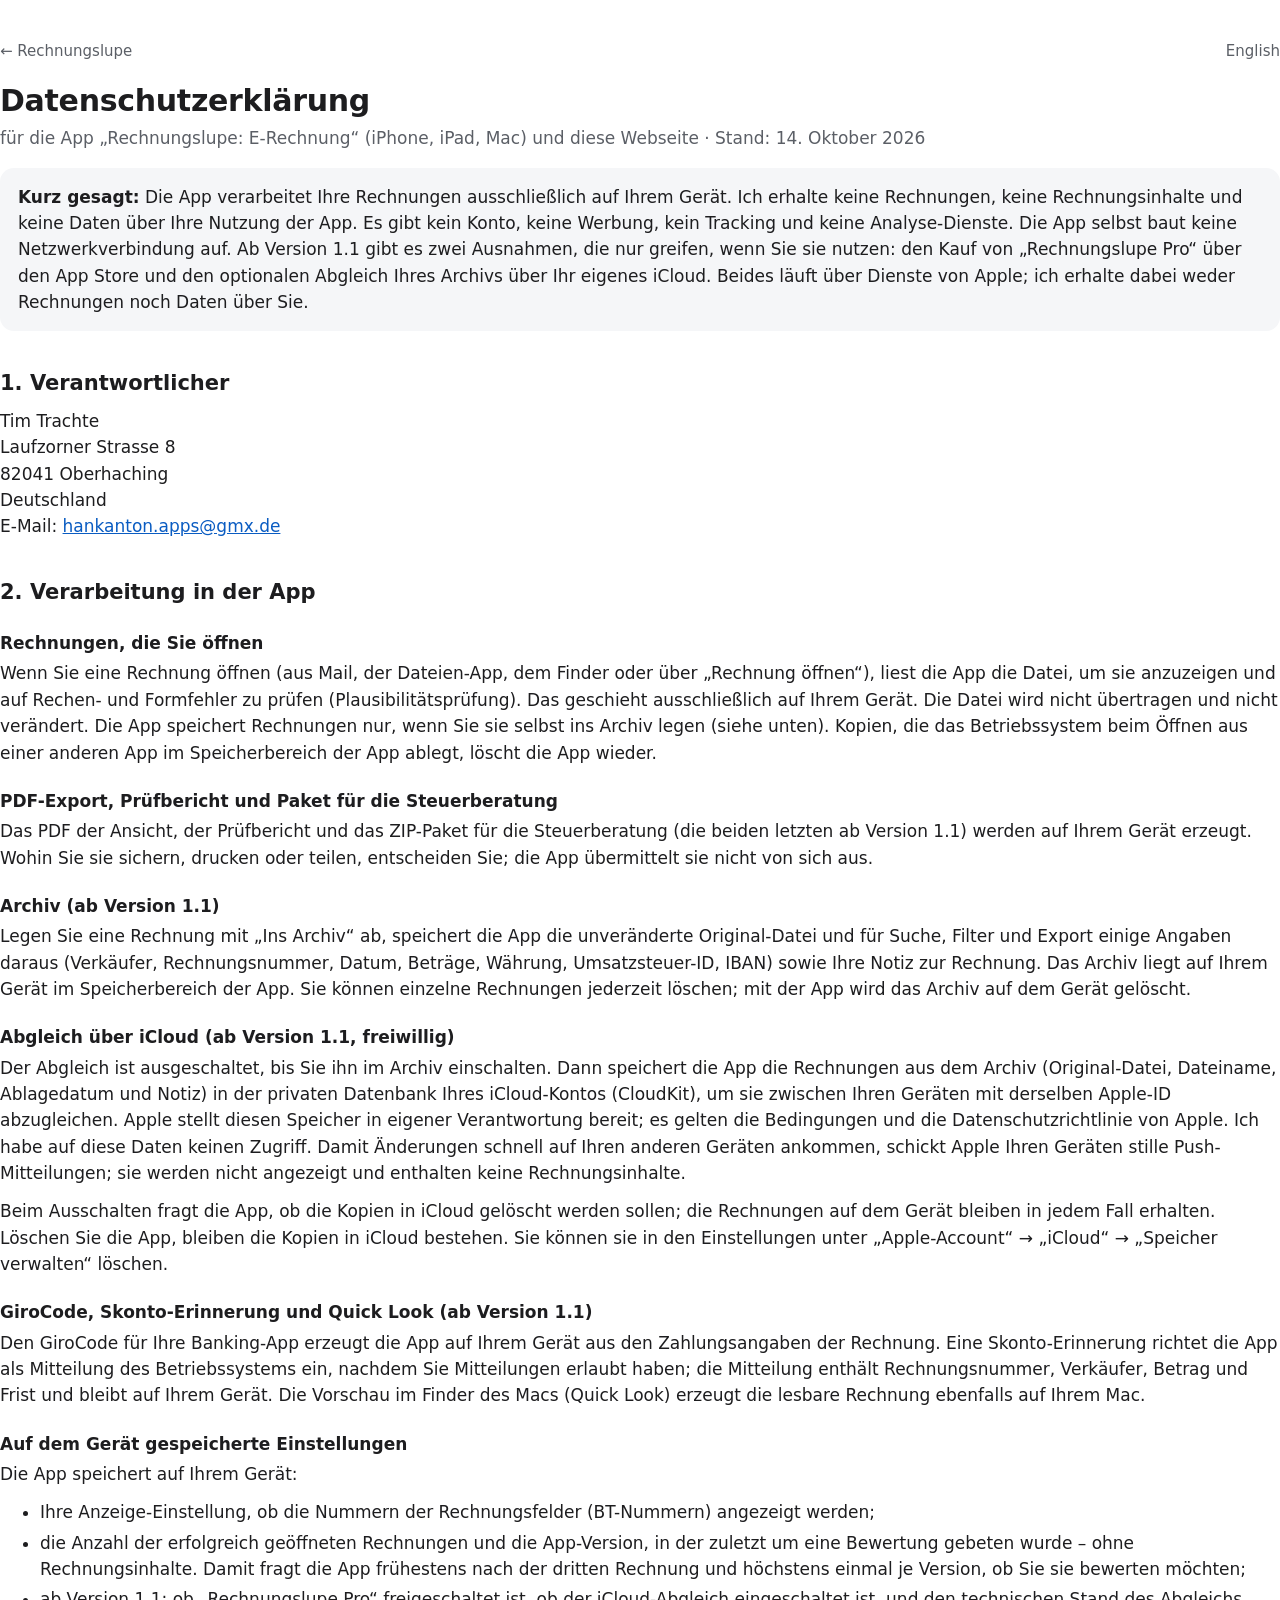
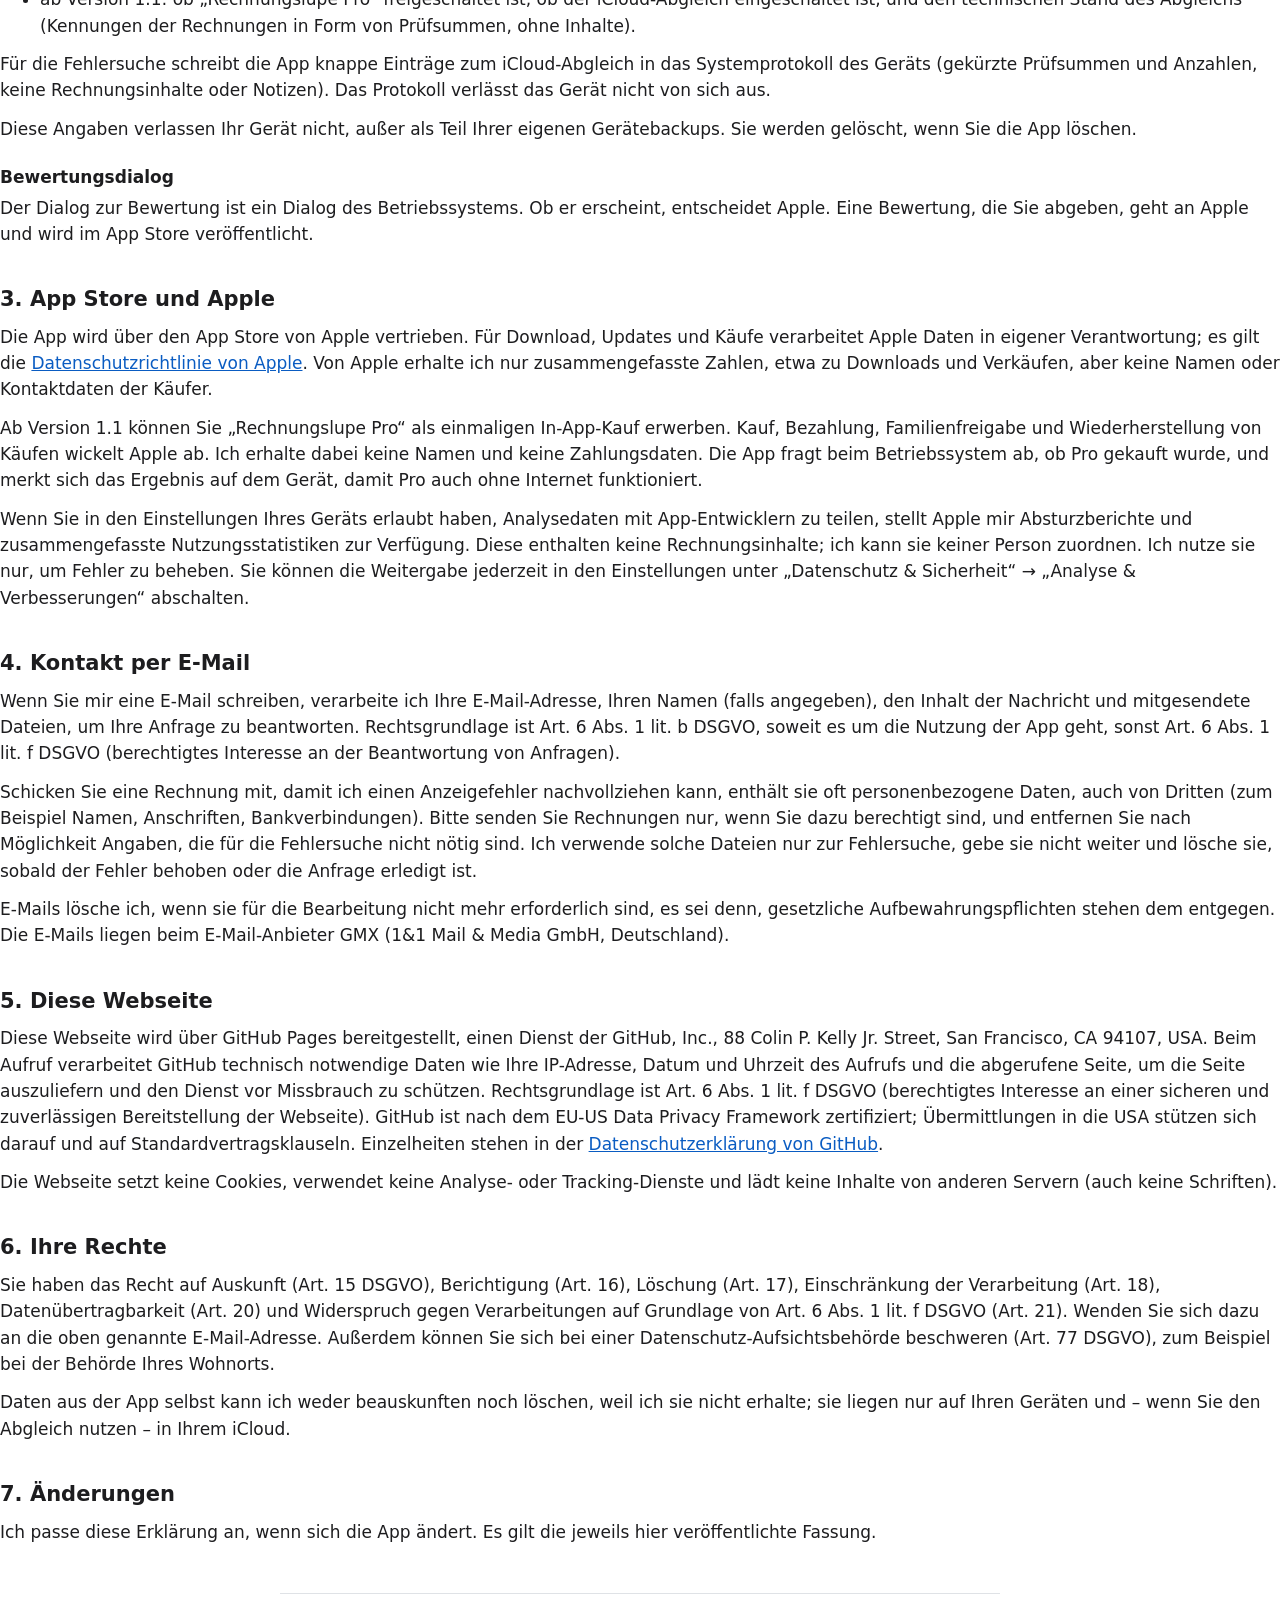
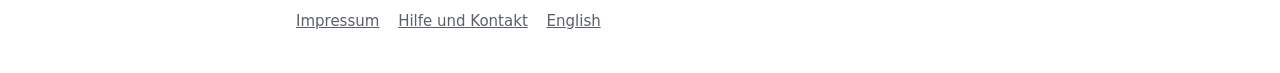
<file: rechnungslupe/datenschutz.html>
<!doctype html>
<html lang="de">
<head>
<meta charset="utf-8">
<meta name="viewport" content="width=device-width, initial-scale=1">
<title>Rechnungslupe – Datenschutzerklärung</title>
<meta name="description" content="Datenschutzerklärung für die App Rechnungslupe: E-Rechnung.">
<link rel="stylesheet" href="../assets/site.css">
<link rel="icon" href="../assets/favicon.png">
<link rel="alternate" hreflang="en-GB" href="en/privacy.html">
</head>
<body>
<header class="site">
  <a href="./">← Rechnungslupe</a>
  <a href="en/privacy.html" hreflang="en-GB" lang="en-GB">English</a>
</header>
<main>
  <h1>Datenschutzerklärung</h1>
  <p class="muted">für die App „Rechnungslupe: E-Rechnung“ (iPhone, iPad, Mac) und diese Webseite ·
  Stand: <!-- STAND -->14. Oktober 2026</p>

  <div class="card">
    <p><strong>Kurz gesagt:</strong> Die App verarbeitet Ihre Rechnungen ausschließlich auf Ihrem Gerät. Ich
    erhalte keine Rechnungen, keine Rechnungsinhalte und keine Daten über Ihre Nutzung der App. Es gibt kein Konto,
    keine Werbung, kein Tracking und keine Analyse-Dienste. Die App selbst baut keine Netzwerkverbindung auf.
    Ab Version 1.1 gibt es zwei Ausnahmen, die nur greifen, wenn Sie sie nutzen: den Kauf von „Rechnungslupe Pro“
    über den App Store und den optionalen Abgleich Ihres Archivs über Ihr eigenes iCloud. Beides läuft über Dienste
    von Apple; ich erhalte dabei weder Rechnungen noch Daten über Sie.</p>
  </div>

  <h2>1. Verantwortlicher</h2>
  <address>
    Tim Trachte<br>
    Laufzorner Strasse 8<br>
    82041 Oberhaching<br>
    Deutschland<br>
    E-Mail: <a href="mailto:hankanton.apps@gmx.de">hankanton.apps@gmx.de</a>
  </address>

  <h2>2. Verarbeitung in der App</h2>

  <h3>Rechnungen, die Sie öffnen</h3>
  <p>Wenn Sie eine Rechnung öffnen (aus Mail, der Dateien-App, dem Finder oder über „Rechnung öffnen“), liest
  die App die Datei, um sie anzuzeigen und auf Rechen- und Formfehler zu prüfen (Plausibilitätsprüfung). Das
  geschieht ausschließlich auf Ihrem Gerät. Die Datei wird nicht übertragen und nicht verändert. Die App speichert
  Rechnungen nur, wenn Sie sie selbst ins Archiv legen (siehe unten). Kopien, die das Betriebssystem beim Öffnen aus einer anderen App im Speicherbereich der App ablegt, löscht
  die App wieder.</p>

  <h3>PDF-Export, Prüfbericht und Paket für die Steuerberatung</h3>
  <p>Das PDF der Ansicht, der Prüfbericht und das ZIP-Paket für die Steuerberatung (die beiden letzten ab Version
  1.1) werden auf Ihrem Gerät erzeugt. Wohin Sie sie sichern, drucken oder teilen, entscheiden Sie; die App
  übermittelt sie nicht von sich aus.</p>

  <h3>Archiv (ab Version 1.1)</h3>
  <p>Legen Sie eine Rechnung mit „Ins Archiv“ ab, speichert die App die unveränderte Original-Datei und für Suche,
  Filter und Export einige Angaben daraus (Verkäufer, Rechnungsnummer, Datum, Beträge, Währung, Umsatzsteuer-ID,
  IBAN) sowie Ihre Notiz zur Rechnung. Das Archiv liegt auf Ihrem Gerät im Speicherbereich der App. Sie können
  einzelne Rechnungen jederzeit löschen; mit der App wird das Archiv auf dem Gerät gelöscht.</p>

  <h3>Abgleich über iCloud (ab Version 1.1, freiwillig)</h3>
  <p>Der Abgleich ist ausgeschaltet, bis Sie ihn im Archiv einschalten. Dann speichert die App die Rechnungen aus
  dem Archiv (Original-Datei, Dateiname, Ablagedatum und Notiz) in der privaten Datenbank Ihres iCloud-Kontos
  (CloudKit), um sie zwischen Ihren Geräten mit derselben Apple-ID abzugleichen. Apple stellt diesen Speicher in
  eigener Verantwortung bereit; es gelten die Bedingungen und die Datenschutzrichtlinie von Apple. Ich habe auf
  diese Daten keinen Zugriff. Damit Änderungen schnell auf Ihren anderen Geräten ankommen, schickt Apple Ihren
  Geräten stille Push-Mitteilungen; sie werden nicht angezeigt und enthalten keine Rechnungsinhalte.</p>
  <p>Beim Ausschalten fragt die App, ob die Kopien in iCloud gelöscht werden sollen; die Rechnungen auf dem Gerät
  bleiben in jedem Fall erhalten. Löschen Sie die App, bleiben die Kopien in iCloud bestehen. Sie können sie in
  den Einstellungen unter „Apple-Account“ → „iCloud“ → „Speicher verwalten“ löschen.</p>

  <h3>GiroCode, Skonto-Erinnerung und Quick Look (ab Version 1.1)</h3>
  <p>Den GiroCode für Ihre Banking-App erzeugt die App auf Ihrem Gerät aus den Zahlungsangaben der Rechnung. Eine
  Skonto-Erinnerung richtet die App als Mitteilung des Betriebssystems ein, nachdem Sie Mitteilungen erlaubt
  haben; die Mitteilung enthält Rechnungsnummer, Verkäufer, Betrag und Frist und bleibt auf Ihrem Gerät. Die
  Vorschau im Finder des Macs (Quick Look) erzeugt die lesbare Rechnung ebenfalls auf Ihrem Mac.</p>

  <h3>Auf dem Gerät gespeicherte Einstellungen</h3>
  <p>Die App speichert auf Ihrem Gerät:</p>
  <ul>
    <li>Ihre Anzeige-Einstellung, ob die Nummern der Rechnungsfelder (BT-Nummern) angezeigt werden;</li>
    <li>die Anzahl der erfolgreich geöffneten Rechnungen und die App-Version, in der zuletzt um eine Bewertung
      gebeten wurde – ohne Rechnungsinhalte. Damit fragt die App frühestens nach der dritten Rechnung und
      höchstens einmal je Version, ob Sie sie bewerten möchten;</li>
    <li>ab Version 1.1: ob „Rechnungslupe Pro“ freigeschaltet ist, ob der iCloud-Abgleich eingeschaltet ist, und
      den technischen Stand des Abgleichs (Kennungen der Rechnungen in Form von Prüfsummen, ohne Inhalte).</li>
  </ul>
  <p>Für die Fehlersuche schreibt die App knappe Einträge zum iCloud-Abgleich in das Systemprotokoll des Geräts
  (gekürzte Prüfsummen und Anzahlen, keine Rechnungsinhalte oder Notizen). Das Protokoll verlässt das Gerät nicht
  von sich aus.</p>
  <p>Diese Angaben verlassen Ihr Gerät nicht, außer als Teil Ihrer eigenen Gerätebackups. Sie werden gelöscht,
  wenn Sie die App löschen.</p>

  <h3>Bewertungsdialog</h3>
  <p>Der Dialog zur Bewertung ist ein Dialog des Betriebssystems. Ob er erscheint, entscheidet Apple. Eine
  Bewertung, die Sie abgeben, geht an Apple und wird im App Store veröffentlicht.</p>

  <h2>3. App Store und Apple</h2>
  <p>Die App wird über den App Store von Apple vertrieben. Für Download, Updates und Käufe verarbeitet Apple
  Daten in eigener Verantwortung; es gilt die <a href="https://www.apple.com/de/legal/privacy/">Datenschutzrichtlinie
  von Apple</a>. Von Apple erhalte ich nur zusammengefasste Zahlen, etwa zu Downloads und Verkäufen, aber keine
  Namen oder Kontaktdaten der Käufer.</p>
  <p>Ab Version 1.1 können Sie „Rechnungslupe Pro“ als einmaligen In-App-Kauf erwerben. Kauf, Bezahlung,
  Familienfreigabe und Wiederherstellung von Käufen wickelt Apple ab. Ich erhalte dabei keine Namen und keine
  Zahlungsdaten. Die App fragt beim Betriebssystem ab, ob Pro gekauft wurde, und merkt sich das Ergebnis auf dem
  Gerät, damit Pro auch ohne Internet funktioniert.</p>
  <p>Wenn Sie in den Einstellungen Ihres Geräts erlaubt haben, Analysedaten mit App-Entwicklern zu teilen, stellt
  Apple mir Absturzberichte und zusammengefasste Nutzungsstatistiken zur Verfügung. Diese enthalten keine
  Rechnungsinhalte; ich kann sie keiner Person zuordnen. Ich nutze sie nur, um Fehler zu beheben. Sie können die
  Weitergabe jederzeit in den Einstellungen unter „Datenschutz &amp; Sicherheit“ → „Analyse &amp; Verbesserungen“
  abschalten.</p>

  <h2 id="kontakt">4. Kontakt per E-Mail</h2>
  <p>Wenn Sie mir eine E-Mail schreiben, verarbeite ich Ihre E-Mail-Adresse, Ihren Namen (falls angegeben), den
  Inhalt der Nachricht und mitgesendete Dateien, um Ihre Anfrage zu beantworten. Rechtsgrundlage ist
  Art. 6 Abs. 1 lit. b DSGVO, soweit es um die Nutzung der App geht, sonst Art. 6 Abs. 1 lit. f DSGVO (berechtigtes
  Interesse an der Beantwortung von Anfragen).</p>
  <p>Schicken Sie eine Rechnung mit, damit ich einen Anzeigefehler nachvollziehen kann, enthält sie oft
  personenbezogene Daten, auch von Dritten (zum Beispiel Namen, Anschriften, Bankverbindungen). Bitte senden Sie
  Rechnungen nur, wenn Sie dazu berechtigt sind, und entfernen Sie nach Möglichkeit Angaben, die für die
  Fehlersuche nicht nötig sind. Ich verwende solche Dateien nur zur Fehlersuche, gebe sie nicht weiter und lösche
  sie, sobald der Fehler behoben oder die Anfrage erledigt ist.</p>
  <p>E-Mails lösche ich, wenn sie für die Bearbeitung nicht mehr erforderlich sind, es sei denn, gesetzliche
  Aufbewahrungspflichten stehen dem entgegen. Die E-Mails liegen beim E-Mail-Anbieter GMX
  (1&amp;1 Mail &amp; Media GmbH, Deutschland).</p>

  <h2>5. Diese Webseite</h2>
  <p>Diese Webseite wird über GitHub Pages bereitgestellt, einen Dienst der GitHub, Inc., 88 Colin P. Kelly Jr.
  Street, San Francisco, CA 94107, USA. Beim Aufruf verarbeitet GitHub technisch notwendige Daten wie Ihre
  IP-Adresse, Datum und Uhrzeit des Aufrufs und die abgerufene Seite, um die Seite auszuliefern und den Dienst
  vor Missbrauch zu schützen. Rechtsgrundlage ist Art. 6 Abs. 1 lit. f DSGVO (berechtigtes Interesse an einer
  sicheren und zuverlässigen Bereitstellung der Webseite). GitHub ist nach dem EU-US Data Privacy Framework
  zertifiziert; Übermittlungen in die USA stützen sich darauf und auf Standardvertragsklauseln. Einzelheiten
  stehen in der <a href="https://docs.github.com/de/site-policy/privacy-policies/github-general-privacy-statement">Datenschutzerklärung
  von GitHub</a>.</p>
  <p>Die Webseite setzt keine Cookies, verwendet keine Analyse- oder Tracking-Dienste und lädt keine Inhalte von
  anderen Servern (auch keine Schriften).</p>

  <h2>6. Ihre Rechte</h2>
  <p>Sie haben das Recht auf Auskunft (Art. 15 DSGVO), Berichtigung (Art. 16), Löschung (Art. 17), Einschränkung
  der Verarbeitung (Art. 18), Datenübertragbarkeit (Art. 20) und Widerspruch gegen Verarbeitungen auf Grundlage
  von Art. 6 Abs. 1 lit. f DSGVO (Art. 21). Wenden Sie sich dazu an die oben genannte E-Mail-Adresse. Außerdem
  können Sie sich bei einer Datenschutz-Aufsichtsbehörde beschweren (Art. 77 DSGVO), zum Beispiel bei der Behörde
  Ihres Wohnorts.</p>
  <p>Daten aus der App selbst kann ich weder beauskunften noch löschen, weil ich sie nicht erhalte; sie liegen nur
  auf Ihren Geräten und – wenn Sie den Abgleich nutzen – in Ihrem iCloud.</p>

  <h2>7. Änderungen</h2>
  <p>Ich passe diese Erklärung an, wenn sich die App ändert. Es gilt die jeweils hier veröffentlichte Fassung.</p>
</main>
<footer class="site">
  <a href="../impressum.html">Impressum</a>
  <a href="./">Hilfe und Kontakt</a>
  <a href="en/privacy.html" hreflang="en-GB" lang="en-GB">English</a>
</footer>
</body>
</html>
</file>
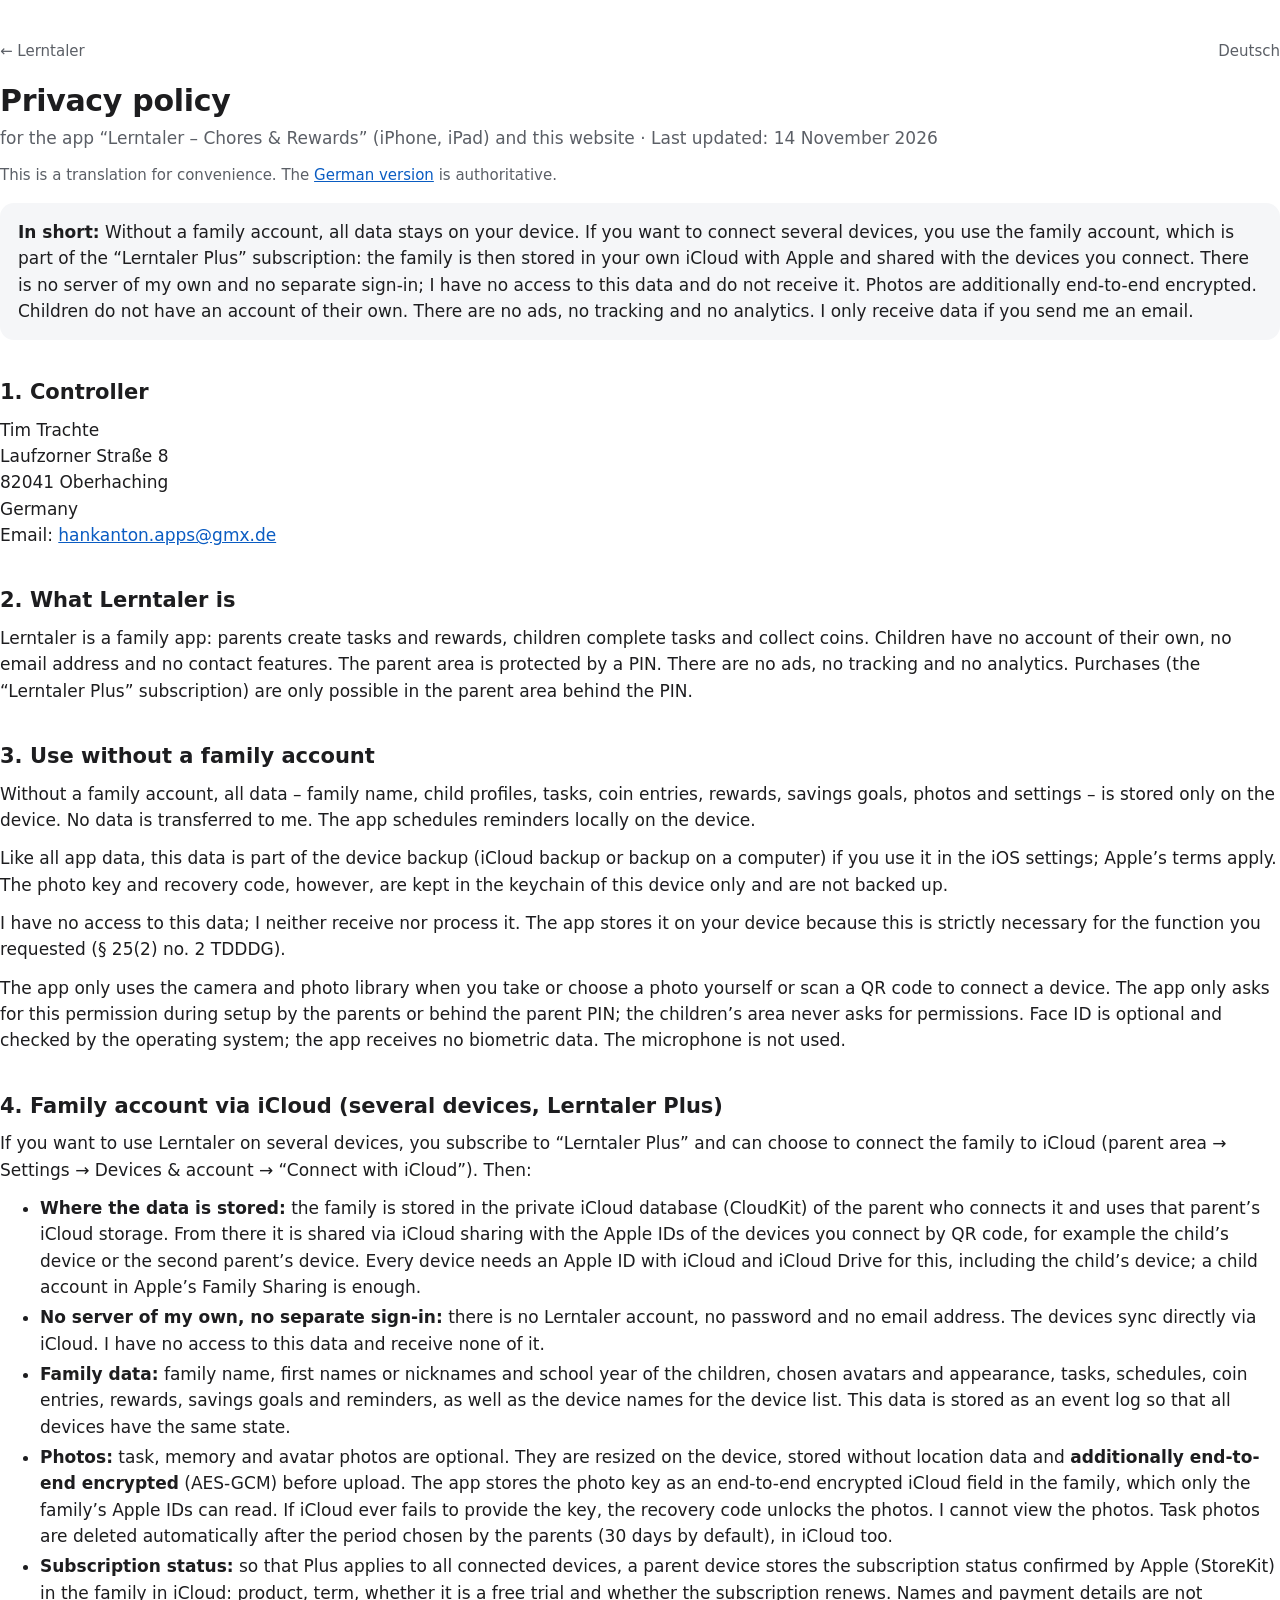
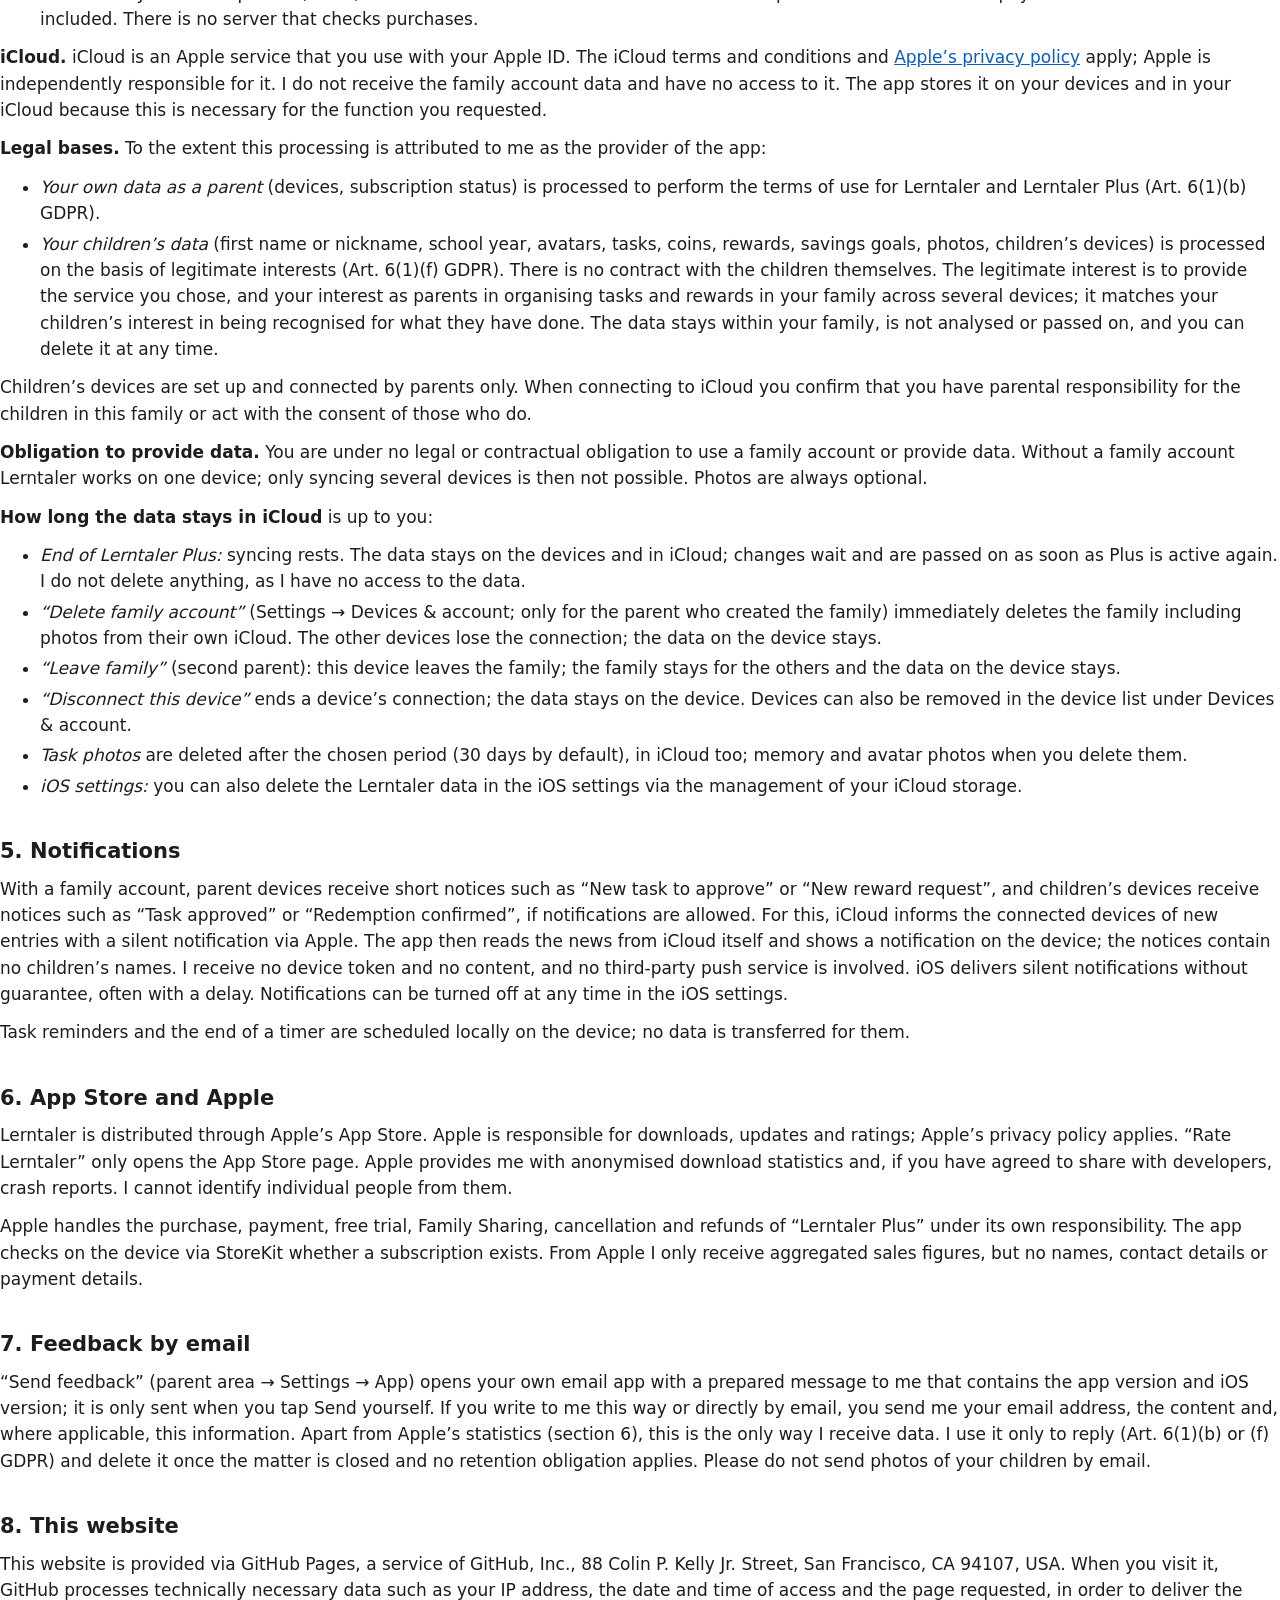
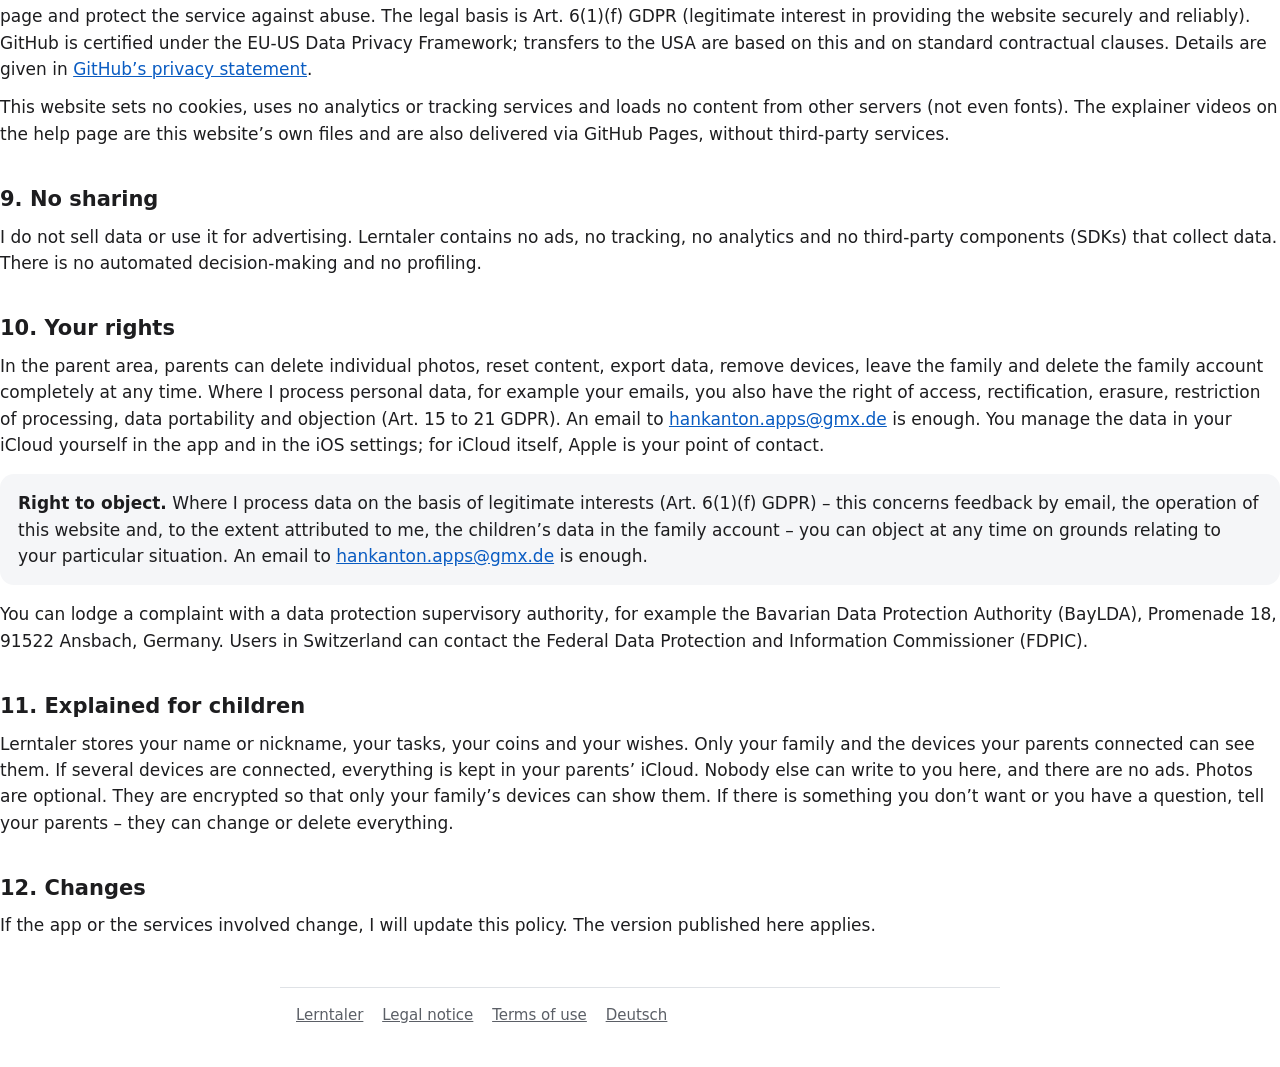
<file: lerntaler/en/privacy.html>
<!doctype html>
<html lang="en-GB">
<head>
<meta charset="utf-8">
<meta name="viewport" content="width=device-width, initial-scale=1">
<title>Lerntaler – Privacy policy</title>
<meta name="description" content="Privacy policy for the Lerntaler app (iPhone, iPad).">
<link rel="stylesheet" href="../../assets/site.css">
<link rel="icon" href="../../assets/favicon.png">
<link rel="alternate" hreflang="de" href="../datenschutz.html">
</head>
<body>
<header class="site">
  <a href="./">← Lerntaler</a>
  <a href="../datenschutz.html" hreflang="de" lang="de">Deutsch</a>
</header>
<main>
  <h1>Privacy policy</h1>
  <p class="muted">for the app “Lerntaler – Chores &amp; Rewards” (iPhone, iPad) and this website ·
  Last updated: <!-- STAND -->14 November 2026</p>
  <p class="small muted">This is a translation for convenience. The <a href="../datenschutz.html" lang="de">German
  version</a> is authoritative.</p>

  <div class="card">
    <p><strong>In short:</strong> Without a family account, all data stays on your device. If you want to connect
    several devices, you use the family account, which is part of the “Lerntaler Plus” subscription: the family is
    then stored in your own iCloud with Apple and shared with the devices you connect. There is no server of my own
    and no separate sign-in; I have no access to this data and do not receive it. Photos are additionally end-to-end
    encrypted. Children do not have an account of their own. There are no ads, no tracking and no analytics. I only
    receive data if you send me an email.</p>
  </div>

  <h2>1. Controller</h2>
  <address>
    Tim Trachte<br>
    Laufzorner Straße 8<br>
    82041 Oberhaching<br>
    Germany<br>
    Email: <a href="mailto:hankanton.apps@gmx.de">hankanton.apps@gmx.de</a>
  </address>

  <h2>2. What Lerntaler is</h2>
  <p>Lerntaler is a family app: parents create tasks and rewards, children complete tasks and collect coins.
  Children have no account of their own, no email address and no contact features. The parent area is protected by
  a PIN. There are no ads, no tracking and no analytics. Purchases (the “Lerntaler Plus” subscription) are only
  possible in the parent area behind the PIN.</p>

  <h2>3. Use without a family account</h2>
  <p>Without a family account, all data – family name, child profiles, tasks, coin entries, rewards, savings goals,
  photos and settings – is stored only on the device. No data is transferred to me. The app schedules reminders
  locally on the device.</p>
  <p>Like all app data, this data is part of the device backup (iCloud backup or backup on a computer) if you use it
  in the iOS settings; Apple’s terms apply. The photo key and recovery code, however, are kept in the keychain of
  this device only and are not backed up.</p>
  <p>I have no access to this data; I neither receive nor process it. The app stores it on your device because this
  is strictly necessary for the function you requested (§ 25(2) no. 2 TDDDG).</p>
  <p>The app only uses the camera and photo library when you take or choose a photo yourself or scan a QR code to
  connect a device. The app only asks for this permission during setup by the parents or behind the parent PIN; the
  children’s area never asks for permissions. Face ID is optional and checked by the operating system; the app
  receives no biometric data. The microphone is not used.</p>

  <h2>4. Family account via iCloud (several devices, Lerntaler Plus)</h2>
  <p>If you want to use Lerntaler on several devices, you subscribe to “Lerntaler Plus” and can choose to connect
  the family to iCloud (parent area → Settings → Devices &amp; account → “Connect with iCloud”). Then:</p>
  <ul>
    <li><strong>Where the data is stored:</strong> the family is stored in the private iCloud database (CloudKit) of
      the parent who connects it and uses that parent’s iCloud storage. From there it is shared via iCloud sharing
      with the Apple IDs of the devices you connect by QR code, for example the child’s device or the second parent’s
      device. Every device needs an Apple ID with iCloud and iCloud Drive for this, including the child’s device; a
      child account in Apple’s Family Sharing is enough.</li>
    <li><strong>No server of my own, no separate sign-in:</strong> there is no Lerntaler account, no password and no
      email address. The devices sync directly via iCloud. I have no access to this data and receive none of it.</li>
    <li><strong>Family data:</strong> family name, first names or nicknames and school year of the children, chosen
      avatars and appearance, tasks, schedules, coin entries, rewards, savings goals and reminders, as well as the
      device names for the device list. This data is stored as an event log so that all devices have the same
      state.</li>
    <li><strong>Photos:</strong> task, memory and avatar photos are optional. They are resized on the device, stored
      without location data and <strong>additionally end-to-end encrypted</strong> (AES-GCM) before upload. The app
      stores the photo key as an end-to-end encrypted iCloud field in the family, which only the family’s Apple IDs
      can read. If iCloud ever fails to provide the key, the recovery code unlocks the photos. I cannot view the
      photos. Task photos are deleted automatically after the period chosen by the parents (30 days by default),
      in iCloud too.</li>
    <li><strong>Subscription status:</strong> so that Plus applies to all connected devices, a parent device stores
      the subscription status confirmed by Apple (StoreKit) in the family in iCloud: product, term, whether it is a
      free trial and whether the subscription renews. Names and payment details are not included. There is no server
      that checks purchases.</li>
  </ul>
  <p><strong>iCloud.</strong> iCloud is an Apple service that you use with your Apple ID. The iCloud terms and
  conditions and <a href="https://www.apple.com/uk/legal/privacy/">Apple’s privacy policy</a> apply; Apple is
  independently responsible for it. I do not receive the family account data and have no access to it. The app stores
  it on your devices and in your iCloud because this is necessary for the function you requested.</p>
  <p><strong>Legal bases.</strong> To the extent this processing is attributed to me as the provider of the app:</p>
  <ul>
    <li><em>Your own data as a parent</em> (devices, subscription status) is processed to perform the terms of use for
      Lerntaler and Lerntaler Plus (Art. 6(1)(b) GDPR).</li>
    <li><em>Your children’s data</em> (first name or nickname, school year, avatars, tasks, coins, rewards, savings goals,
      photos, children’s devices) is processed on the basis of legitimate interests (Art. 6(1)(f) GDPR). There is no
      contract with the children themselves. The legitimate interest is to provide the service you chose, and your
      interest as parents in organising tasks and rewards in your family across several devices; it matches your
      children’s interest in being recognised for what they have done. The data stays within your family, is not
      analysed or passed on, and you can delete it at any time.</li>
  </ul>
  <p>Children’s devices are set up and connected by parents only. When connecting to iCloud you confirm that you
  have parental responsibility for the children in this family or act with the consent of those who do.</p>
  <p><strong>Obligation to provide data.</strong> You are under no legal or contractual obligation to use a family
  account or provide data. Without a family account Lerntaler works on one device; only syncing several devices is
  then not possible. Photos are always optional.</p>
  <p><strong>How long the data stays in iCloud</strong> is up to you:</p>
  <ul>
    <li><em>End of Lerntaler Plus:</em> syncing rests. The data stays on the devices and in iCloud; changes wait and
      are passed on as soon as Plus is active again. I do not delete anything, as I have no access to the data.</li>
    <li><em>“Delete family account”</em> (Settings → Devices &amp; account; only for the parent who created the
      family) immediately deletes the family including photos from their own iCloud. The other devices lose the
      connection; the data on the device stays.</li>
    <li><em>“Leave family”</em> (second parent): this device leaves the family; the family stays for the others and
      the data on the device stays.</li>
    <li><em>“Disconnect this device”</em> ends a device’s connection; the data stays on the device. Devices can also
      be removed in the device list under Devices &amp; account.</li>
    <li><em>Task photos</em> are deleted after the chosen period (30 days by default), in iCloud too; memory and
      avatar photos when you delete them.</li>
    <li><em>iOS settings:</em> you can also delete the Lerntaler data in the iOS settings via the management of
      your iCloud storage.</li>
  </ul>

  <h2>5. Notifications</h2>
  <p>With a family account, parent devices receive short notices such as “New task to approve” or “New reward
  request”, and children’s devices receive notices such as “Task approved” or “Redemption confirmed”, if notifications
  are allowed. For this, iCloud informs the connected devices of new entries with a silent notification via Apple.
  The app then reads the news from iCloud itself and shows a notification on the device; the notices contain no
  children’s names. I receive no device token and no content, and no third-party push service is involved. iOS
  delivers silent notifications without guarantee, often with a delay. Notifications can be turned off at any time
  in the iOS settings.</p>
  <p>Task reminders and the end of a timer are scheduled locally on the device; no data is transferred for
  them.</p>

  <h2>6. App Store and Apple</h2>
  <p>Lerntaler is distributed through Apple’s App Store. Apple is responsible for downloads, updates and ratings;
  Apple’s privacy policy applies. “Rate Lerntaler” only opens the App Store page. Apple provides me with anonymised
  download statistics and, if you have agreed to share with developers, crash reports. I cannot identify individual
  people from them.</p>
  <p>Apple handles the purchase, payment, free trial, Family Sharing, cancellation and refunds of “Lerntaler Plus”
  under its own responsibility. The app checks on the device via StoreKit whether a subscription exists. From Apple I
  only receive aggregated sales figures, but no names, contact details or payment details.</p>

  <h2 id="contact">7. Feedback by email</h2>
  <p>“Send feedback” (parent area → Settings → App) opens your own email app with a prepared message to me that
  contains the app version and iOS version; it is only sent when you tap Send yourself. If you write to me this way
  or directly by email, you send me your email address, the content and, where applicable, this information. Apart
  from Apple’s statistics (section 6), this is the only way I receive data. I use it only to reply (Art. 6(1)(b) or
  (f) GDPR) and delete it once the matter is closed and no retention obligation applies. Please do not send photos
  of your children by email.</p>

  <h2>8. This website</h2>
  <p>This website is provided via GitHub Pages, a service of GitHub, Inc., 88 Colin P. Kelly Jr. Street,
  San Francisco, CA 94107, USA. When you visit it, GitHub processes technically necessary data such as your IP
  address, the date and time of access and the page requested, in order to deliver the page and protect the service
  against abuse. The legal basis is Art. 6(1)(f) GDPR (legitimate interest in providing the website securely and
  reliably). GitHub is certified under the EU-US Data Privacy Framework; transfers to the USA are based on this and
  on standard contractual clauses. Details are given in
  <a href="https://docs.github.com/en/site-policy/privacy-policies/github-general-privacy-statement">GitHub’s privacy
  statement</a>.</p>
  <p>This website sets no cookies, uses no analytics or tracking services and loads no content from other servers
  (not even fonts). The explainer videos on the help page are this website’s own files and are also delivered via
  GitHub Pages, without third-party services.</p>

  <h2>9. No sharing</h2>
  <p>I do not sell data or use it for advertising. Lerntaler contains no ads, no tracking, no analytics and no
  third-party components (SDKs) that collect data. There is no automated decision-making and no profiling.</p>

  <h2>10. Your rights</h2>
  <p>In the parent area, parents can delete individual photos, reset content, export data, remove devices, leave the
  family and delete the family account completely at any time. Where I process personal data, for example your
  emails, you also have the right of access, rectification, erasure, restriction of processing, data portability
  and objection (Art. 15 to 21 GDPR). An email to <a href="mailto:hankanton.apps@gmx.de">hankanton.apps@gmx.de</a>
  is enough. You manage the data in your iCloud yourself in the app and in the iOS settings; for iCloud itself,
  Apple is your point of contact.</p>
  <div class="card">
    <p><strong>Right to object.</strong> Where I process data on the basis of legitimate interests (Art. 6(1)(f)
    GDPR) – this concerns feedback by email, the operation of this website and, to the extent attributed to me, the
    children’s data in the family account – you can object at any time on grounds
    relating to your particular situation. An email to
    <a href="mailto:hankanton.apps@gmx.de">hankanton.apps@gmx.de</a> is enough.</p>
  </div>
  <p>You can lodge a complaint with a data protection supervisory authority, for example the Bavarian Data
  Protection Authority (BayLDA), Promenade 18, 91522 Ansbach, Germany. Users in Switzerland can contact the Federal
  Data Protection and Information Commissioner (FDPIC).</p>

  <h2 id="children">11. Explained for children</h2>
  <p>Lerntaler stores your name or nickname, your tasks, your coins and your wishes. Only your family and the devices
  your parents connected can see them. If several devices are connected, everything is kept in your parents’ iCloud.
  Nobody else can write to you here, and there are no ads. Photos are optional. They are encrypted so that only your
  family’s devices can show them. If there is something you don’t want or you have a question, tell your parents –
  they can change or delete everything.</p>

  <h2>12. Changes</h2>
  <p>If the app or the services involved change, I will update this policy. The version published here
  applies.</p>
</main>
<footer class="site">
  <a href="./">Lerntaler</a>
  <a href="../../impressum.html">Legal notice</a>
  <a href="terms.html">Terms of use</a>
  <a href="../datenschutz.html" hreflang="de" lang="de">Deutsch</a>
</footer>
</body>
</html>
</file>
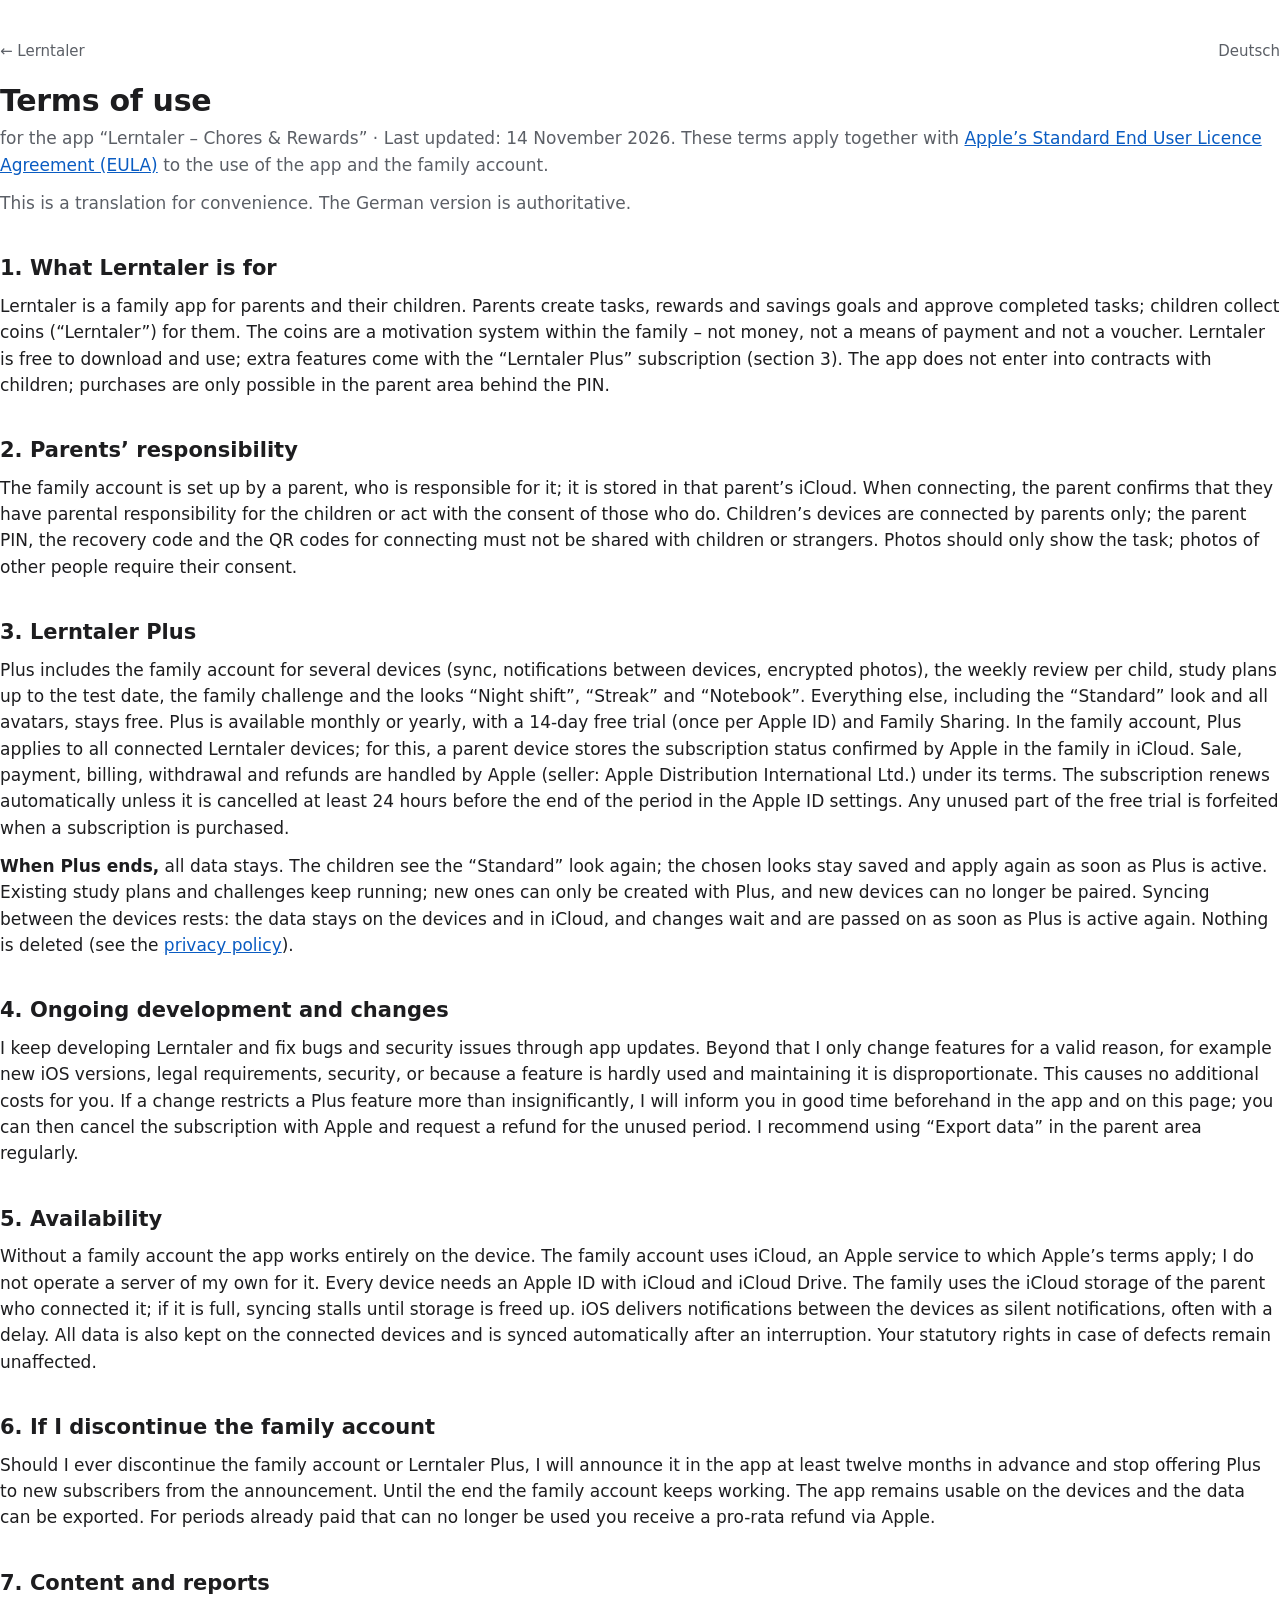
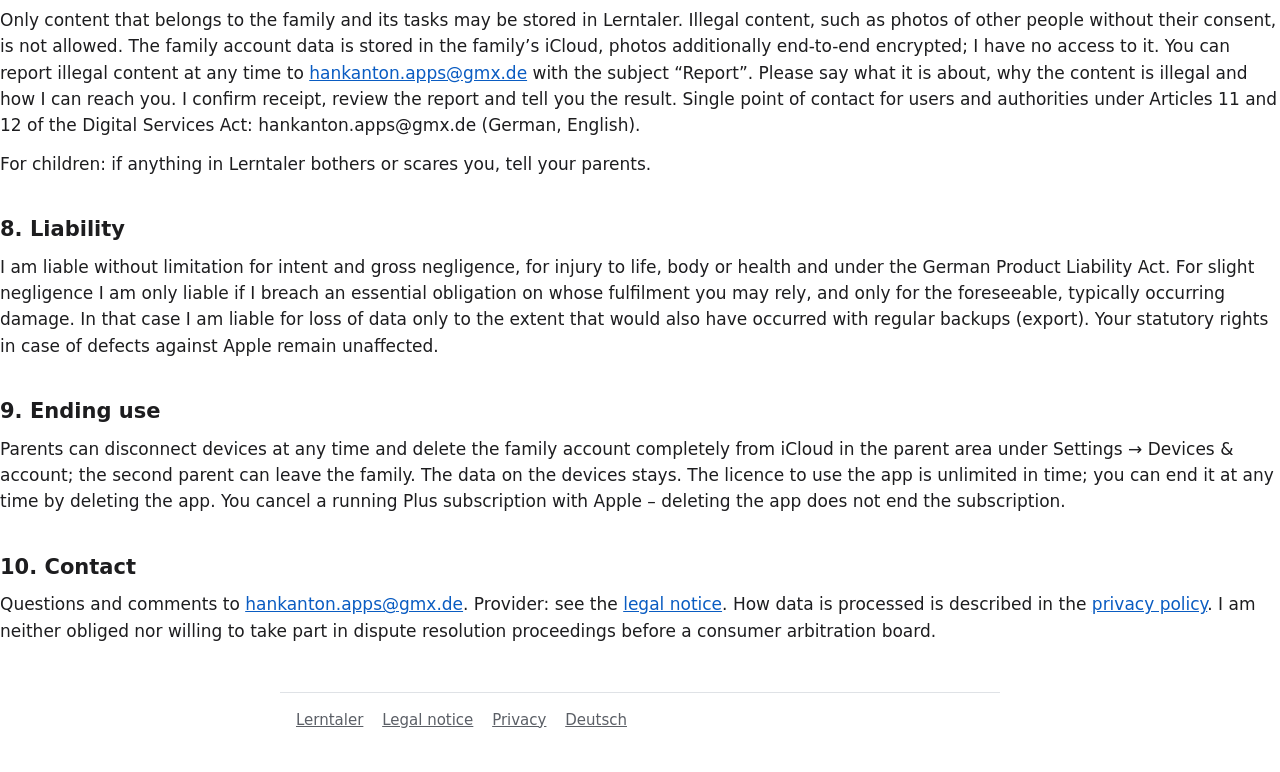
<file: lerntaler/en/terms.html>
<!doctype html>
<html lang="en-GB">
<head>
<meta charset="utf-8">
<meta name="viewport" content="width=device-width, initial-scale=1">
<title>Lerntaler – Terms of use</title>
<meta name="description" content="Terms of use for the Lerntaler app (iPhone, iPad).">
<link rel="stylesheet" href="../../assets/site.css">
<link rel="icon" href="../../assets/favicon.png">
<link rel="alternate" hreflang="de" href="../nutzungshinweise.html">
</head>
<body>
<header class="site">
  <a href="./">← Lerntaler</a>
  <a href="../nutzungshinweise.html" hreflang="de" lang="de">Deutsch</a>
</header>
<main>
  <h1>Terms of use</h1>
  <p class="muted">for the app “Lerntaler – Chores &amp; Rewards” · Last updated: 14 November 2026. These terms apply
  together with <a href="https://www.apple.com/legal/internet-services/itunes/dev/stdeula/">Apple’s Standard End User
  Licence Agreement (EULA)</a> to the use of the app and the family account.</p>
  <p class="muted">This is a translation for convenience. The German version is authoritative.</p>

  <h2>1. What Lerntaler is for</h2>
  <p>Lerntaler is a family app for parents and their children. Parents create tasks, rewards and savings goals and
  approve completed tasks; children collect coins (“Lerntaler”) for them. The coins are a motivation system within the
  family – not money, not a means of payment and not a voucher. Lerntaler is free to download and use; extra features
  come with the “Lerntaler Plus” subscription (section 3). The app does not enter into contracts with children;
  purchases are only possible in the parent area behind the PIN.</p>

  <h2>2. Parents’ responsibility</h2>
  <p>The family account is set up by a parent, who is responsible for it; it is stored in that parent’s iCloud. When
  connecting, the parent confirms that they have parental responsibility for the children or act with the consent of
  those who do. Children’s devices are connected by parents only; the parent PIN, the recovery code and the QR codes
  for connecting must not be shared with children or strangers. Photos should only show the task; photos of other
  people require their consent.</p>

  <h2>3. Lerntaler Plus</h2>
  <p>Plus includes the family account for several devices (sync, notifications between devices, encrypted photos), the
  weekly review per child, study plans up to the test date, the family challenge and the looks “Night shift”, “Streak”
  and “Notebook”. Everything else, including the “Standard” look and all avatars, stays free. Plus is available
  monthly or yearly, with a 14-day free trial (once per Apple ID) and Family Sharing. In the family account, Plus
  applies to all connected Lerntaler devices; for this, a parent device stores the subscription status confirmed by
  Apple in the family in iCloud. Sale, payment, billing,
  withdrawal and refunds are handled by Apple (seller: Apple Distribution International Ltd.) under its terms. The
  subscription renews automatically unless it is cancelled at least 24 hours before the end of the period in the
  Apple ID settings. Any unused part of the free trial is forfeited when a subscription is purchased.</p>
  <p><strong>When Plus ends,</strong> all data stays. The children see the “Standard” look again; the
  chosen looks stay saved and apply again as soon as Plus is active. Existing study plans and challenges keep running;
  new ones can only be created with Plus, and new devices can no longer be paired. Syncing between the devices rests:
  the data stays on the devices and in iCloud, and changes wait and are passed on as soon as Plus is active again.
  Nothing is deleted (see the <a href="privacy.html">privacy policy</a>).</p>

  <h2>4. Ongoing development and changes</h2>
  <p>I keep developing Lerntaler and fix bugs and security issues through app updates. Beyond that I only change
  features for a valid reason, for example new iOS versions, legal requirements, security, or because a feature is
  hardly used and maintaining it is disproportionate. This causes no additional costs for you. If a change restricts a
  Plus feature more than insignificantly, I will inform you in good time beforehand in the app and on this page; you
  can then cancel the subscription with Apple and request a refund for the unused period. I recommend using “Export
  data” in the parent area regularly.</p>

  <h2>5. Availability</h2>
  <p>Without a family account the app works entirely on the device. The family account uses iCloud, an Apple service
  to which Apple’s terms apply; I do not operate a server of my own for it. Every device needs an Apple ID with iCloud
  and iCloud Drive. The family uses the iCloud storage of the parent who connected it; if it is full, syncing stalls
  until storage is freed up. iOS delivers notifications between the devices as silent notifications, often with a
  delay. All data is also kept on the connected devices and is synced automatically after an interruption. Your
  statutory rights in case of defects remain unaffected.</p>

  <h2>6. If I discontinue the family account</h2>
  <p>Should I ever discontinue the family account or Lerntaler Plus, I will announce it in the app at least twelve
  months in advance and stop offering Plus to new subscribers from the announcement. Until the end the family account
  keeps working. The app remains usable on the devices and the data can be exported. For periods already paid that
  can no longer be used you receive a pro-rata refund via Apple.</p>

  <h2>7. Content and reports</h2>
  <p>Only content that belongs to the family and its tasks may be stored in Lerntaler. Illegal content, such as
  photos of other people without their consent, is not allowed. The family account data is stored in the family’s
  iCloud, photos additionally end-to-end encrypted; I have no access to it. You can report illegal content at any time to
  <a href="mailto:hankanton.apps@gmx.de?subject=Report">hankanton.apps@gmx.de</a> with the subject “Report”. Please say
  what it is about, why the content is illegal and how I can reach you. I confirm receipt, review the report and tell
  you the result. Single point
  of contact for users and authorities under Articles 11 and 12 of the Digital Services Act: hankanton.apps@gmx.de
  (German, English).</p>
  <p>For children: if anything in Lerntaler bothers or scares you, tell your parents.</p>

  <h2>8. Liability</h2>
  <p>I am liable without limitation for intent and gross negligence, for injury to life, body or health and under the
  German Product Liability Act. For slight negligence I am only liable if I breach an essential obligation on whose
  fulfilment you may rely, and only for the foreseeable, typically occurring damage. In that case I am liable for loss
  of data only to the extent that would also have occurred with regular backups (export). Your statutory rights in
  case of defects against Apple remain unaffected.</p>

  <h2>9. Ending use</h2>
  <p>Parents can disconnect devices at any time and delete the family account completely from iCloud in the parent
  area under Settings → Devices &amp; account; the second parent can leave the family. The data on the devices
  stays. The licence to use the app is unlimited in time; you can end it at any time
  by deleting the app. You cancel a running Plus subscription with Apple – deleting the app does not end the
  subscription.</p>

  <h2>10. Contact</h2>
  <p>Questions and comments to <a href="mailto:hankanton.apps@gmx.de">hankanton.apps@gmx.de</a>. Provider: see the
  <a href="../../impressum.html">legal notice</a>. How data is processed is described in the
  <a href="privacy.html">privacy policy</a>. I am neither obliged nor willing to take part in dispute resolution
  proceedings before a consumer arbitration board.</p>
</main>
<footer class="site">
  <a href="./">Lerntaler</a>
  <a href="../../impressum.html">Legal notice</a>
  <a href="privacy.html">Privacy</a>
  <a href="../nutzungshinweise.html" hreflang="de" lang="de">Deutsch</a>
</footer>
</body>
</html>
</file>
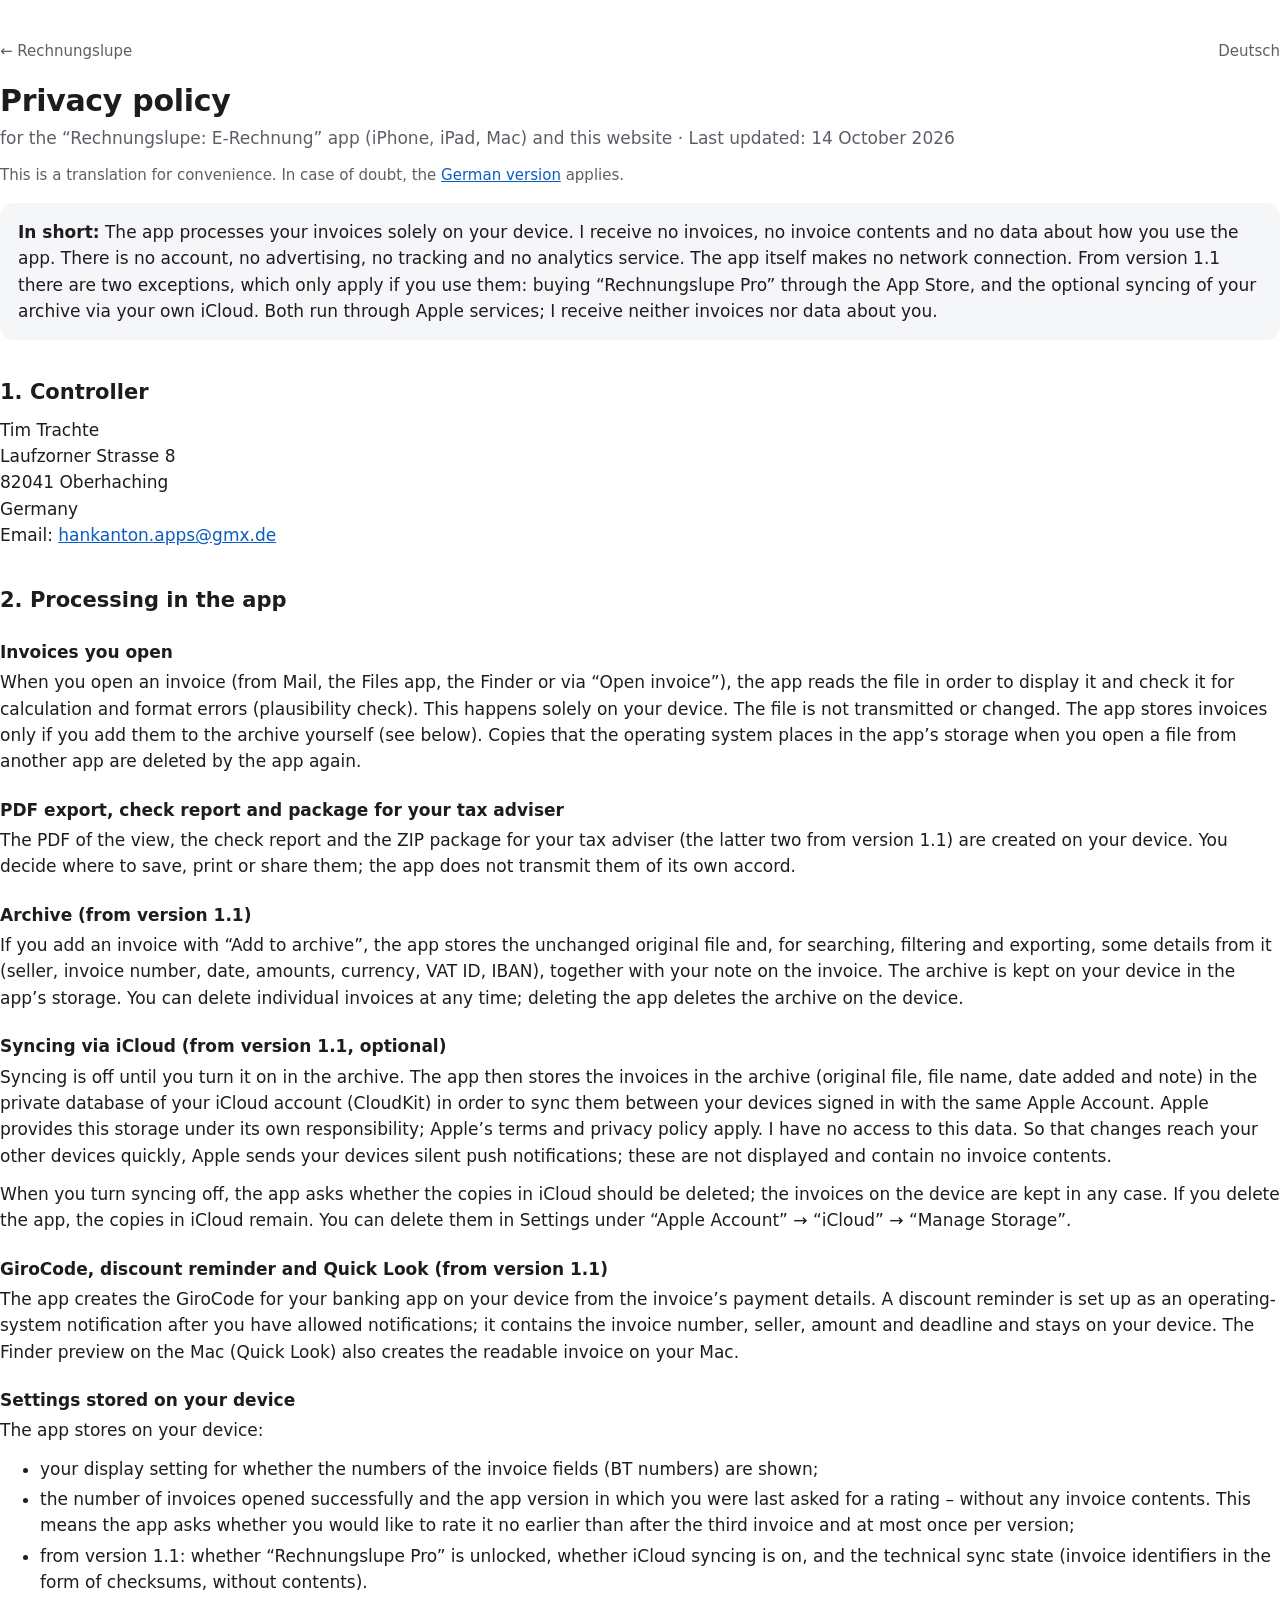
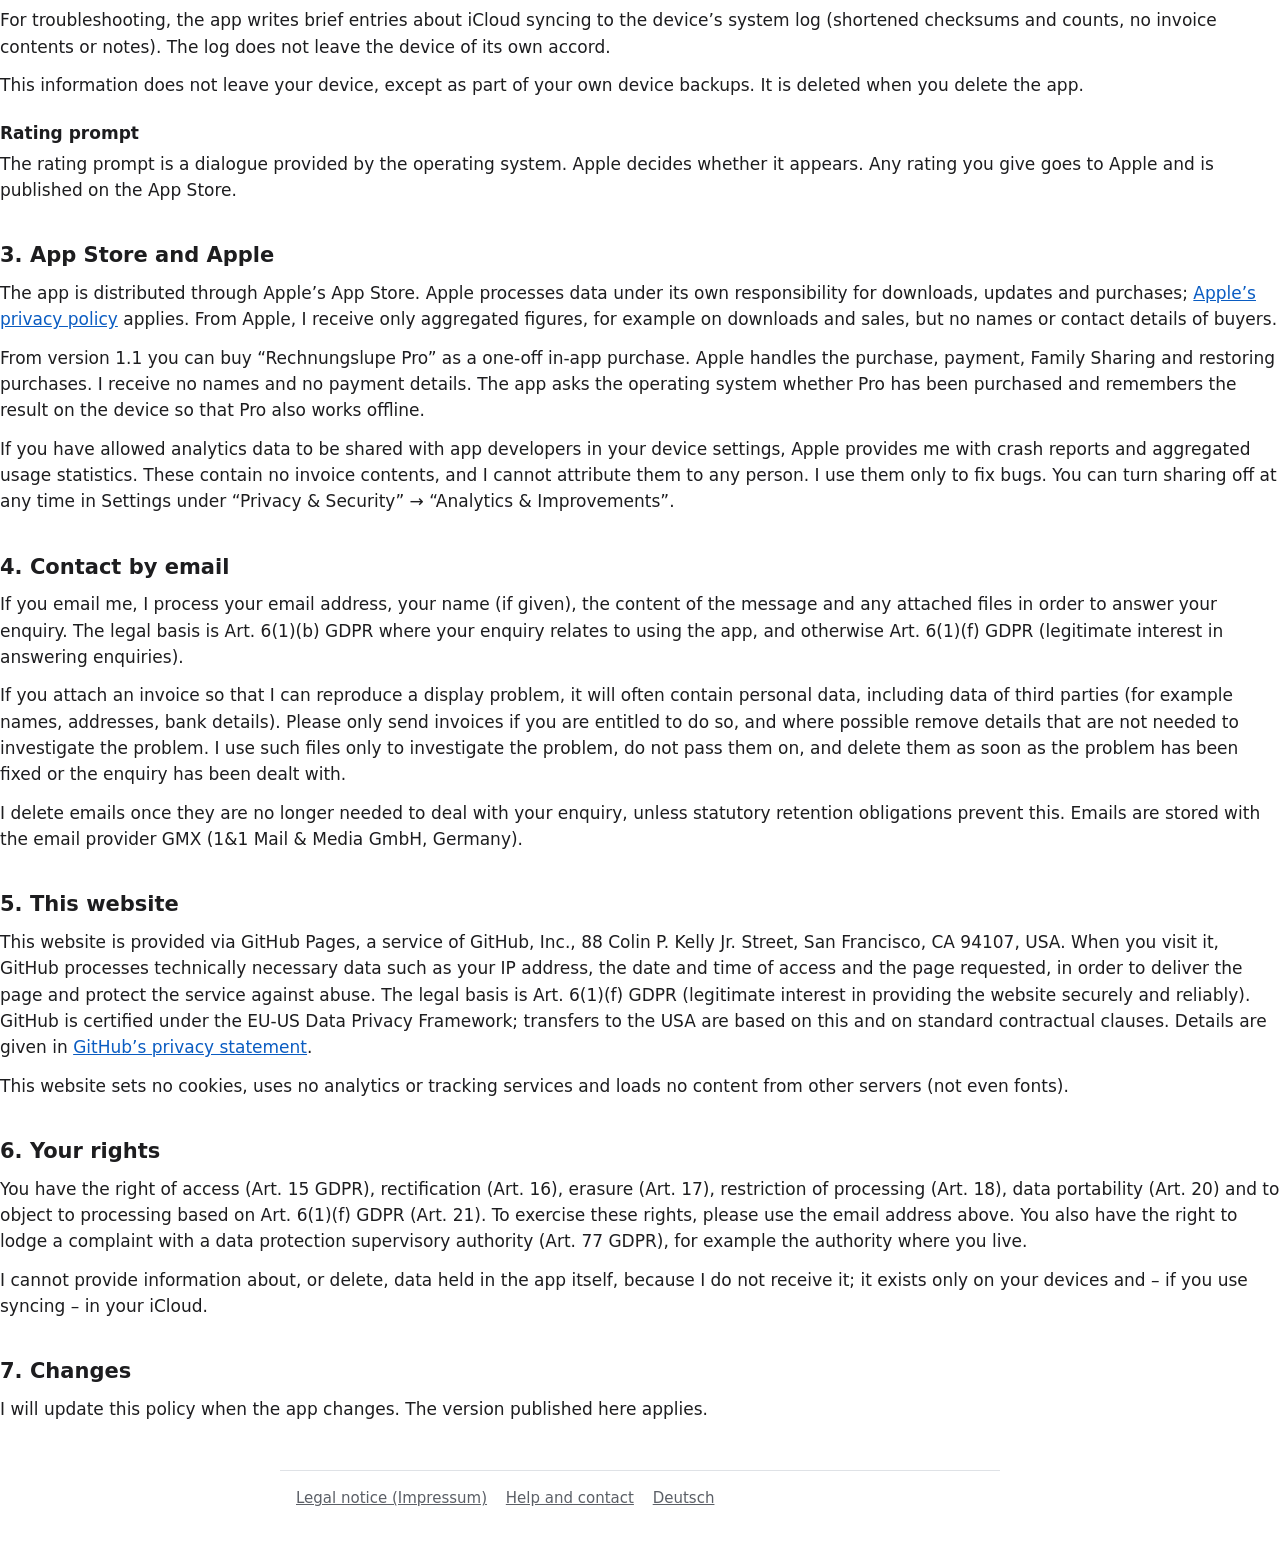
<file: rechnungslupe/en/privacy.html>
<!doctype html>
<html lang="en-GB">
<head>
<meta charset="utf-8">
<meta name="viewport" content="width=device-width, initial-scale=1">
<title>Rechnungslupe – Privacy policy</title>
<meta name="description" content="Privacy policy for the Rechnungslupe: E-Rechnung app.">
<link rel="stylesheet" href="../../assets/site.css">
<link rel="icon" href="../../assets/favicon.png">
<link rel="alternate" hreflang="de" href="../datenschutz.html">
</head>
<body>
<header class="site">
  <a href="./">← Rechnungslupe</a>
  <a href="../datenschutz.html" hreflang="de" lang="de">Deutsch</a>
</header>
<main>
  <h1>Privacy policy</h1>
  <p class="muted">for the “Rechnungslupe: E-Rechnung” app (iPhone, iPad, Mac) and this website ·
  Last updated: <!-- STAND -->14 October 2026</p>
  <p class="small muted">This is a translation for convenience. In case of doubt, the
  <a href="../datenschutz.html" lang="de">German version</a> applies.</p>

  <div class="card">
    <p><strong>In short:</strong> The app processes your invoices solely on your device. I receive no invoices, no
    invoice contents and no data about how you use the app. There is no account, no advertising, no tracking and
    no analytics service. The app itself makes no network connection. From version 1.1 there are two exceptions,
    which only apply if you use them: buying “Rechnungslupe Pro” through the App Store, and the optional syncing of
    your archive via your own iCloud. Both run through Apple services; I receive neither invoices nor data about
    you.</p>
  </div>

  <h2>1. Controller</h2>
  <address>
    Tim Trachte<br>
    Laufzorner Strasse 8<br>
    82041 Oberhaching<br>
    Germany<br>
    Email: <a href="mailto:hankanton.apps@gmx.de">hankanton.apps@gmx.de</a>
  </address>

  <h2>2. Processing in the app</h2>

  <h3>Invoices you open</h3>
  <p>When you open an invoice (from Mail, the Files app, the Finder or via “Open invoice”), the app reads the file
  in order to display it and check it for calculation and format errors (plausibility check). This happens solely
  on your device. The file is not transmitted or changed. The app stores invoices only if you add them to the
  archive yourself (see below). Copies that the operating system places in the app’s
  storage when you open a file from another app are deleted by the app again.</p>

  <h3>PDF export, check report and package for your tax adviser</h3>
  <p>The PDF of the view, the check report and the ZIP package for your tax adviser (the latter two from version
  1.1) are created on your device. You decide where to save, print or share them; the app does not transmit them
  of its own accord.</p>

  <h3>Archive (from version 1.1)</h3>
  <p>If you add an invoice with “Add to archive”, the app stores the unchanged original file and, for searching,
  filtering and exporting, some details from it (seller, invoice number, date, amounts, currency, VAT ID, IBAN),
  together with your note on the invoice. The archive is kept on your device in the app’s storage. You can delete
  individual invoices at any time; deleting the app deletes the archive on the device.</p>

  <h3>Syncing via iCloud (from version 1.1, optional)</h3>
  <p>Syncing is off until you turn it on in the archive. The app then stores the invoices in the archive (original
  file, file name, date added and note) in the private database of your iCloud account (CloudKit) in order to sync
  them between your devices signed in with the same Apple Account. Apple provides this storage under its own
  responsibility; Apple’s terms and privacy policy apply. I have no access to this data. So that changes reach your
  other devices quickly, Apple sends your devices silent push notifications; these are not displayed and contain no
  invoice contents.</p>
  <p>When you turn syncing off, the app asks whether the copies in iCloud should be deleted; the invoices on the
  device are kept in any case. If you delete the app, the copies in iCloud remain. You can delete them in Settings
  under “Apple Account” → “iCloud” → “Manage Storage”.</p>

  <h3>GiroCode, discount reminder and Quick Look (from version 1.1)</h3>
  <p>The app creates the GiroCode for your banking app on your device from the invoice’s payment details. A
  discount reminder is set up as an operating-system notification after you have allowed notifications; it contains
  the invoice number, seller, amount and deadline and stays on your device. The Finder preview on the Mac (Quick
  Look) also creates the readable invoice on your Mac.</p>

  <h3>Settings stored on your device</h3>
  <p>The app stores on your device:</p>
  <ul>
    <li>your display setting for whether the numbers of the invoice fields (BT numbers) are shown;</li>
    <li>the number of invoices opened successfully and the app version in which you were last asked for a rating –
      without any invoice contents. This means the app asks whether you would like to rate it no earlier than after
      the third invoice and at most once per version;</li>
    <li>from version 1.1: whether “Rechnungslupe Pro” is unlocked, whether iCloud syncing is on, and the technical
      sync state (invoice identifiers in the form of checksums, without contents).</li>
  </ul>
  <p>For troubleshooting, the app writes brief entries about iCloud syncing to the device’s system log (shortened
  checksums and counts, no invoice contents or notes). The log does not leave the device of its own accord.</p>
  <p>This information does not leave your device, except as part of your own device backups. It is deleted when
  you delete the app.</p>

  <h3>Rating prompt</h3>
  <p>The rating prompt is a dialogue provided by the operating system. Apple decides whether it appears. Any rating
  you give goes to Apple and is published on the App Store.</p>

  <h2>3. App Store and Apple</h2>
  <p>The app is distributed through Apple’s App Store. Apple processes data under its own responsibility for
  downloads, updates and purchases; <a href="https://www.apple.com/uk/legal/privacy/">Apple’s privacy policy</a>
  applies. From Apple, I receive only aggregated figures, for example on downloads and sales, but no names or
  contact details of buyers.</p>
  <p>From version 1.1 you can buy “Rechnungslupe Pro” as a one-off in-app purchase. Apple handles the purchase,
  payment, Family Sharing and restoring purchases. I receive no names and no payment details. The app asks the
  operating system whether Pro has been purchased and remembers the result on the device so that Pro also works
  offline.</p>
  <p>If you have allowed analytics data to be shared with app developers in your device settings, Apple provides me
  with crash reports and aggregated usage statistics. These contain no invoice contents, and I cannot attribute
  them to any person. I use them only to fix bugs. You can turn sharing off at any time in Settings under
  “Privacy &amp; Security” → “Analytics &amp; Improvements”.</p>

  <h2 id="contact">4. Contact by email</h2>
  <p>If you email me, I process your email address, your name (if given), the content of the message and any
  attached files in order to answer your enquiry. The legal basis is Art. 6(1)(b) GDPR where your enquiry relates
  to using the app, and otherwise Art. 6(1)(f) GDPR (legitimate interest in answering enquiries).</p>
  <p>If you attach an invoice so that I can reproduce a display problem, it will often contain personal data,
  including data of third parties (for example names, addresses, bank details). Please only send invoices if you
  are entitled to do so, and where possible remove details that are not needed to investigate the problem. I use
  such files only to investigate the problem, do not pass them on, and delete them as soon as the problem has been
  fixed or the enquiry has been dealt with.</p>
  <p>I delete emails once they are no longer needed to deal with your enquiry, unless statutory retention
  obligations prevent this. Emails are stored with the email provider GMX (1&amp;1 Mail &amp; Media GmbH,
  Germany).</p>

  <h2>5. This website</h2>
  <p>This website is provided via GitHub Pages, a service of GitHub, Inc., 88 Colin P. Kelly Jr. Street,
  San Francisco, CA 94107, USA. When you visit it, GitHub processes technically necessary data such as your IP
  address, the date and time of access and the page requested, in order to deliver the page and protect the service
  against abuse. The legal basis is Art. 6(1)(f) GDPR (legitimate interest in providing the website securely and
  reliably). GitHub is certified under the EU-US Data Privacy Framework; transfers to the USA are based on this and
  on standard contractual clauses. Details are given in
  <a href="https://docs.github.com/en/site-policy/privacy-policies/github-general-privacy-statement">GitHub’s privacy
  statement</a>.</p>
  <p>This website sets no cookies, uses no analytics or tracking services and loads no content from other servers
  (not even fonts).</p>

  <h2>6. Your rights</h2>
  <p>You have the right of access (Art. 15 GDPR), rectification (Art. 16), erasure (Art. 17), restriction of
  processing (Art. 18), data portability (Art. 20) and to object to processing based on Art. 6(1)(f) GDPR
  (Art. 21). To exercise these rights, please use the email address above. You also have the right to lodge a
  complaint with a data protection supervisory authority (Art. 77 GDPR), for example the authority where you
  live.</p>
  <p>I cannot provide information about, or delete, data held in the app itself, because I do not receive it; it
  exists only on your devices and – if you use syncing – in your iCloud.</p>

  <h2>7. Changes</h2>
  <p>I will update this policy when the app changes. The version published here applies.</p>
</main>
<footer class="site">
  <a href="../../impressum.html">Legal notice (Impressum)</a>
  <a href="./">Help and contact</a>
  <a href="../datenschutz.html" hreflang="de" lang="de">Deutsch</a>
</footer>
</body>
</html>
</file>
<file: assets/site.css>
/* hankanton apps – gemeinsames Stylesheet. Keine externen Schriften, kein JavaScript, keine Cookies. */
:root {
  --bg: #ffffff;
  --surface: #f5f6f8;
  --text: #1d1d1f;
  --muted: #5b5f66;
  --line: #dfe2e6;
  --accent: #0a5cc2;
  --notice-bg: #fff7e0;
  --notice-line: #e7c46a;
  color-scheme: light dark;
}
@media (prefers-color-scheme: dark) {
  :root {
    --bg: #121315;
    --surface: #1c1d20;
    --text: #f2f2f4;
    --muted: #a5a8ae;
    --line: #34363a;
    --accent: #6cb0ff;
    --notice-bg: #2c2615;
    --notice-line: #7a6421;
  }
}
* { box-sizing: border-box; }
html { -webkit-text-size-adjust: 100%; }
body {
  margin: 0;
  background: var(--bg);
  color: var(--text);
  font: 17px/1.55 -apple-system, BlinkMacSystemFont, "Segoe UI", system-ui, sans-serif;
}
main, header.site, .video { margin: 20px 0; }
.video video { display: block; width: 100%; height: auto; aspect-ratio: 16 / 9; border-radius: 14px; background: #0d4a32; }
.video figcaption { font-size: 15px; color: var(--muted); margin-top: 8px; }
footer.site { max-width: 720px; margin: 0 auto; padding: 0 16px; }
header.site { padding-top: 20px; font-size: 15px; display: flex; justify-content: space-between; gap: 12px; flex-wrap: wrap; }
header.site a { color: var(--muted); text-decoration: none; }
header.site a:hover { color: var(--accent); }
a { color: var(--accent); }
h1 { font-size: 30px; line-height: 1.2; margin: 8px 0 6px; letter-spacing: -0.01em; }
h2 { font-size: 21px; margin: 36px 0 8px; }
h3 { font-size: 17px; margin: 22px 0 4px; }
p, ul, ol { margin: 0 0 12px; }
li { margin-bottom: 4px; }
.hero { display: flex; gap: 18px; align-items: center; margin: 28px 0 8px; }
.hero img { width: 96px; height: 96px; border-radius: 22px; flex: none; }
.lead { font-size: 19px; color: var(--muted); margin: 0; }
.card { background: var(--surface); border-radius: 14px; padding: 16px 18px; margin: 16px 0; }
.card > :last-child { margin-bottom: 0; }
.notice { background: var(--notice-bg); border-left: 4px solid var(--notice-line); border-radius: 8px; padding: 12px 14px; margin: 16px 0; }
.notice > :last-child { margin-bottom: 0; }
.muted { color: var(--muted); }
.small { font-size: 15px; }
dl { margin: 0 0 12px; }
dt { font-weight: 600; margin-top: 12px; }
dd { margin: 2px 0 0; }
address { font-style: normal; }
.placeholder { background: #ffd54f55; outline: 1px dashed #c79a00; padding: 0 3px; border-radius: 3px; }
footer.site { margin-top: 48px; padding-top: 16px; padding-bottom: 40px; border-top: 1px solid var(--line); font-size: 15px; color: var(--muted); }
footer.site a { color: var(--muted); margin-right: 14px; }
@media (max-width: 480px) {
  h1 { font-size: 26px; }
  .hero img { width: 72px; height: 72px; border-radius: 16px; }
}
</file>
